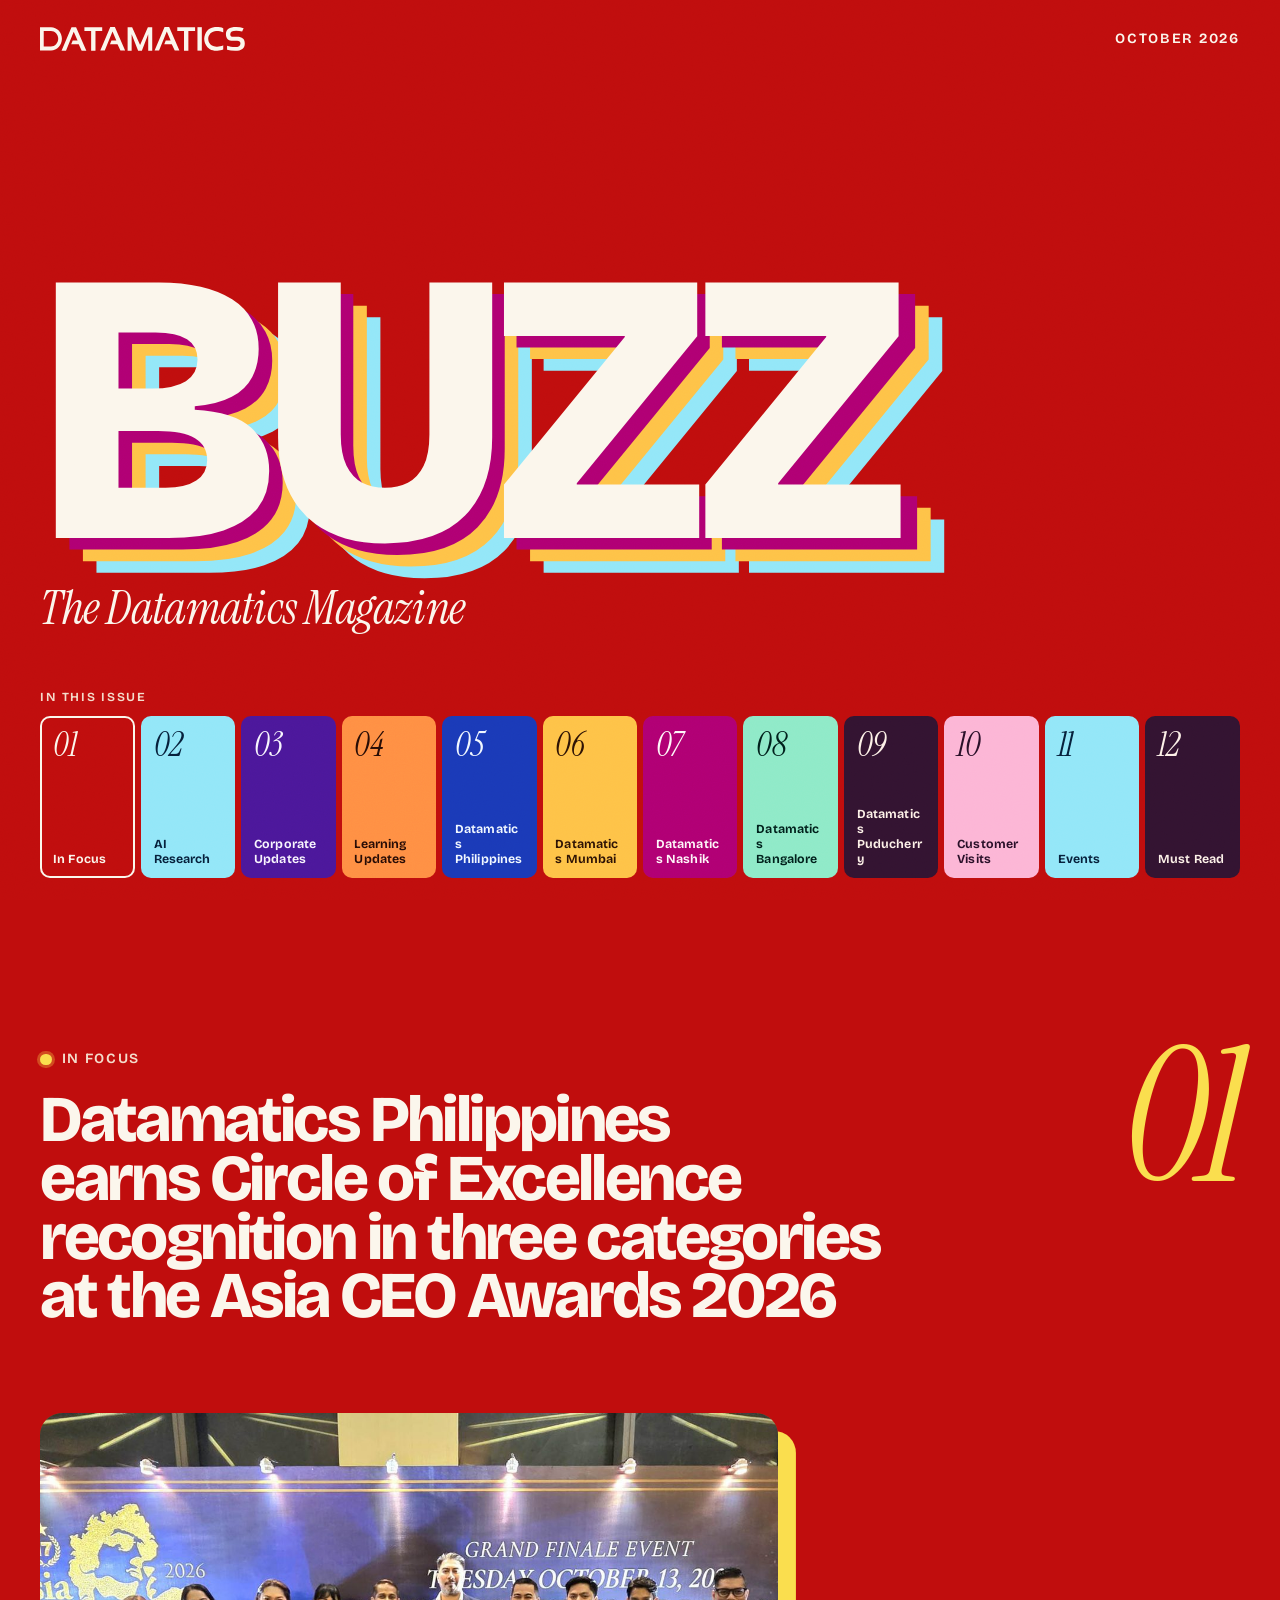
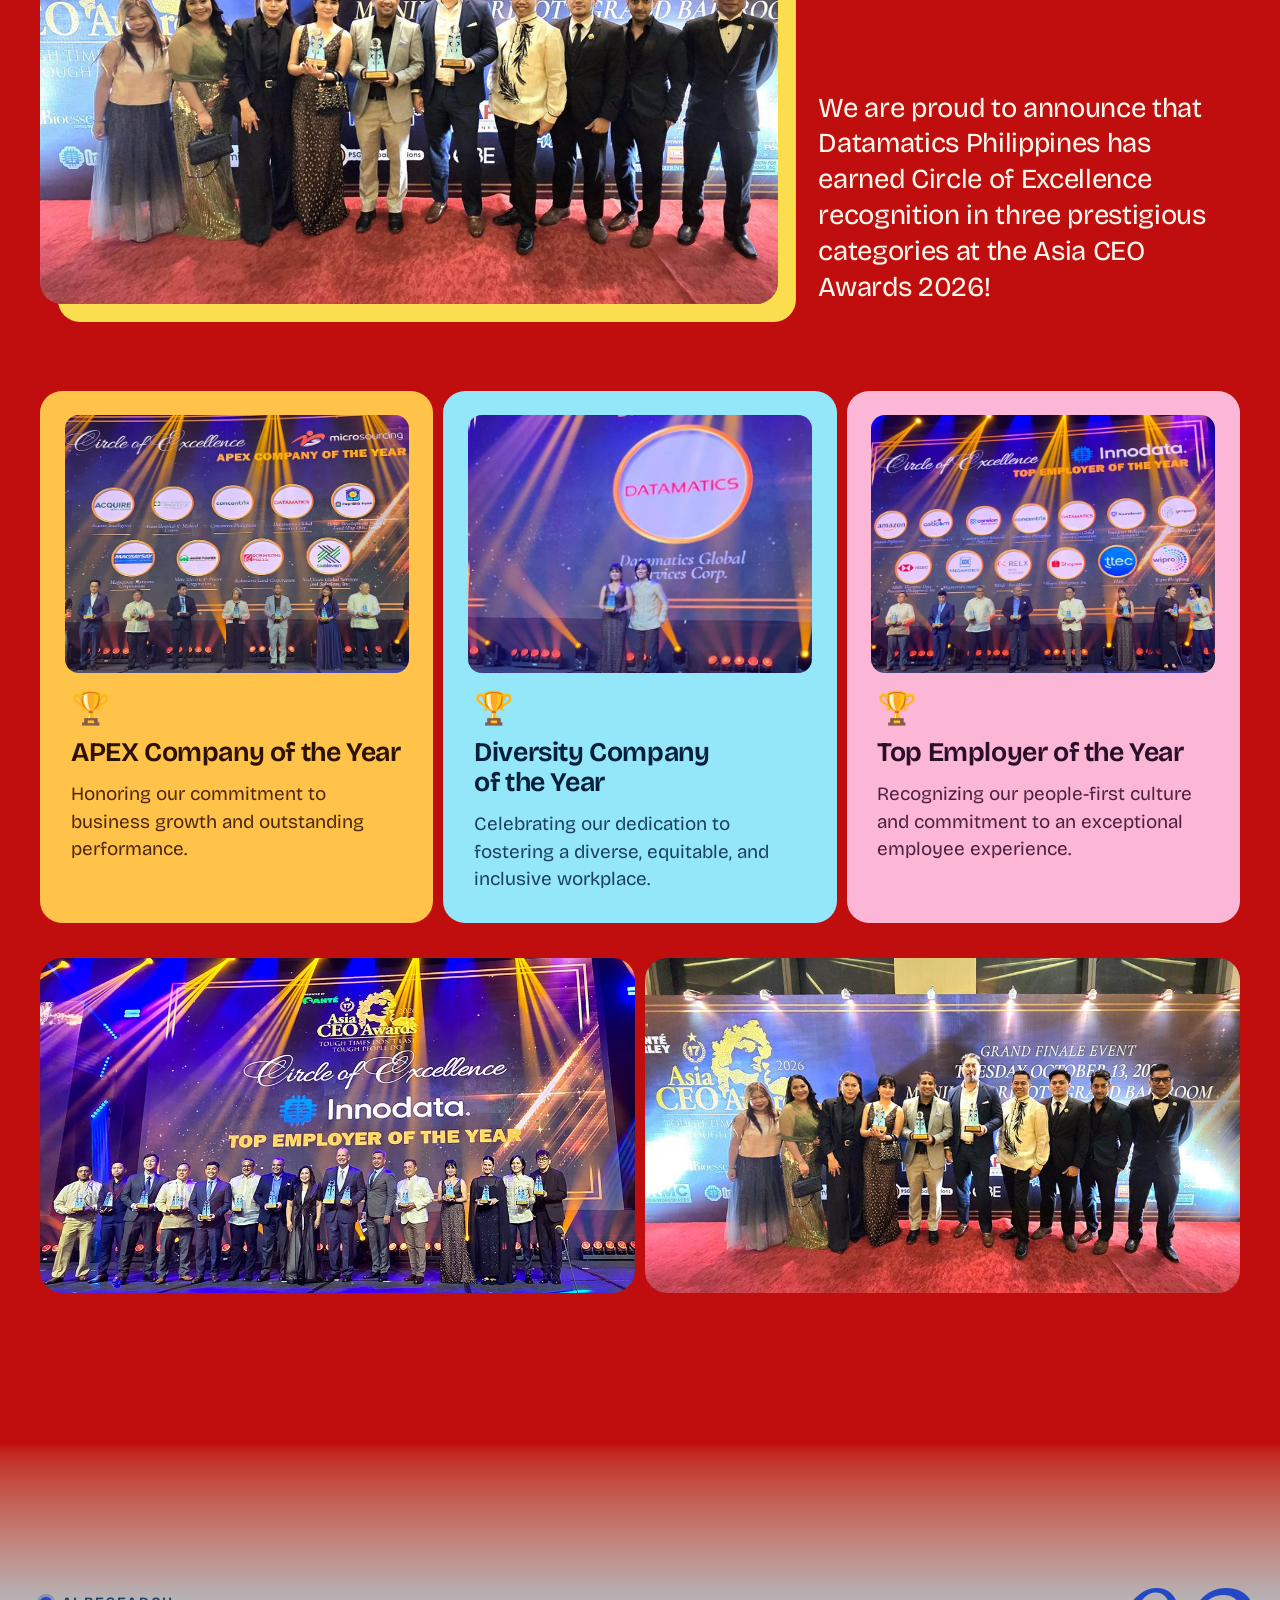
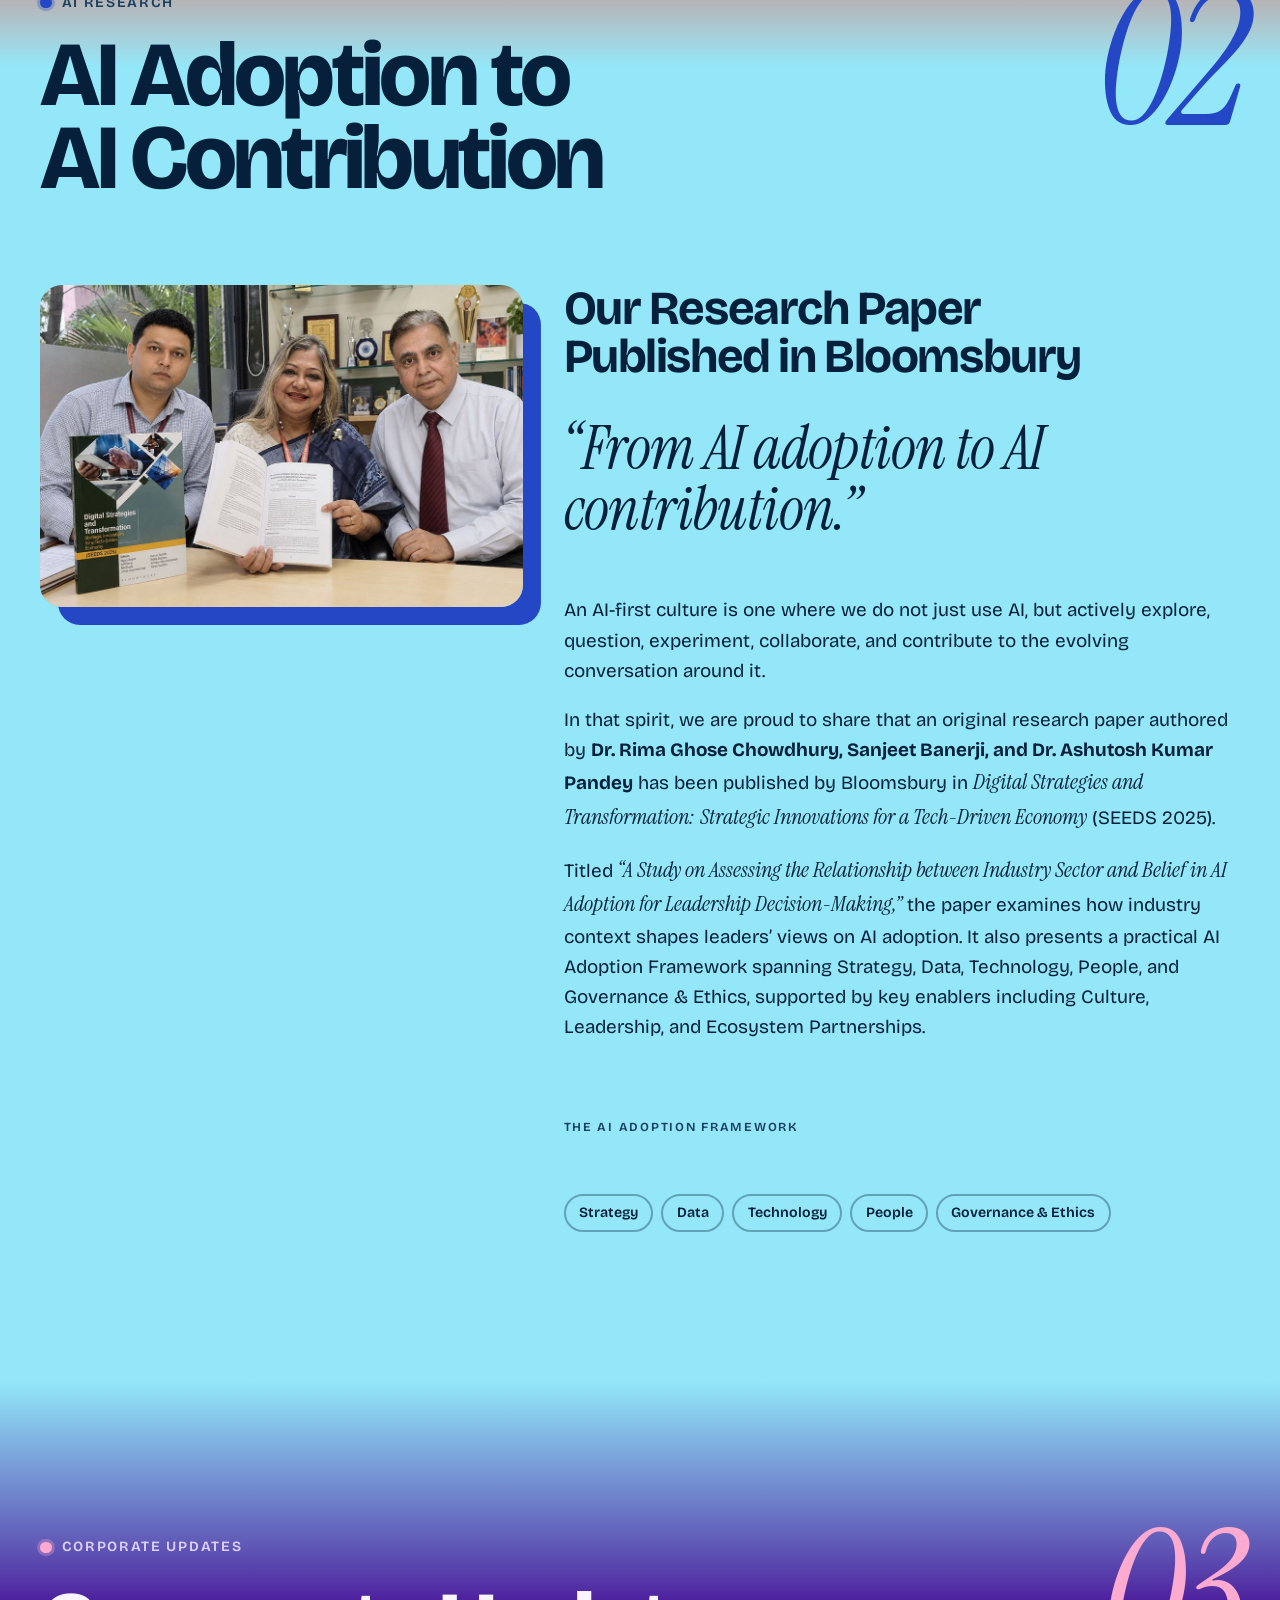
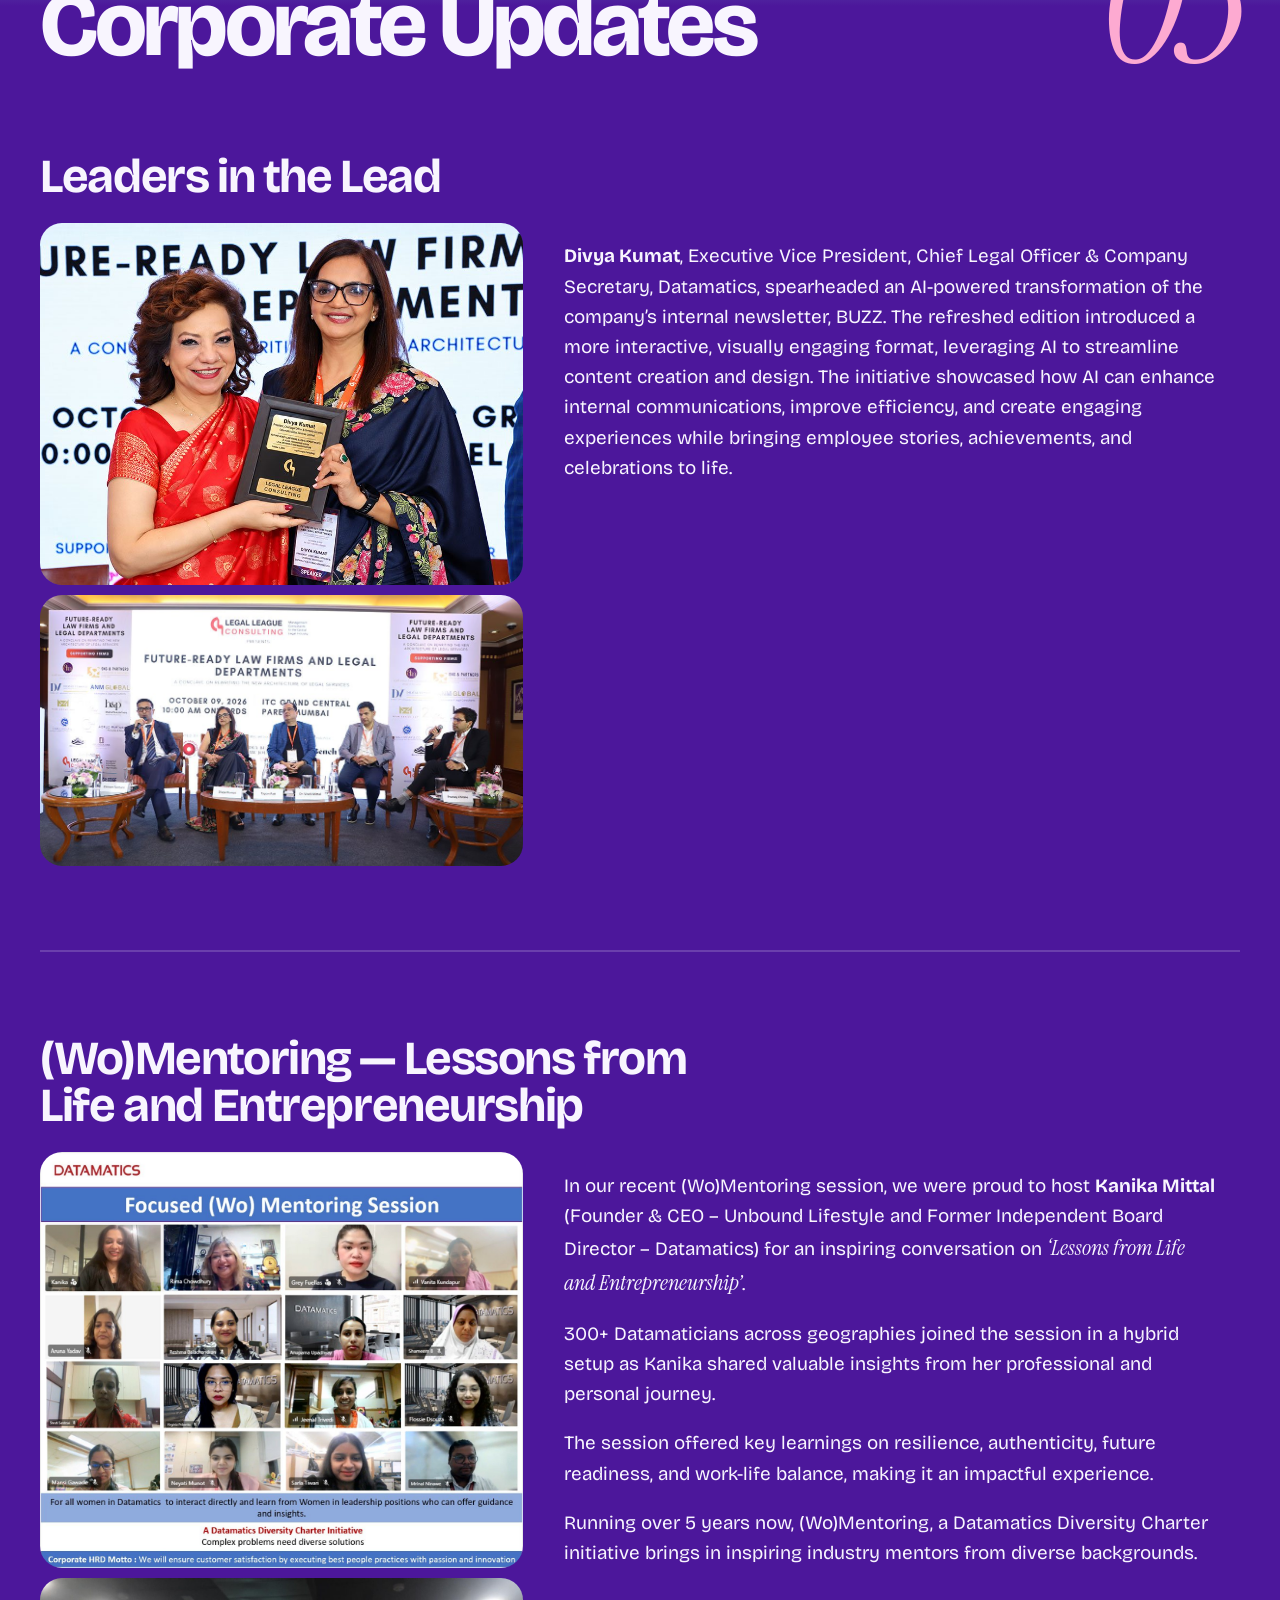
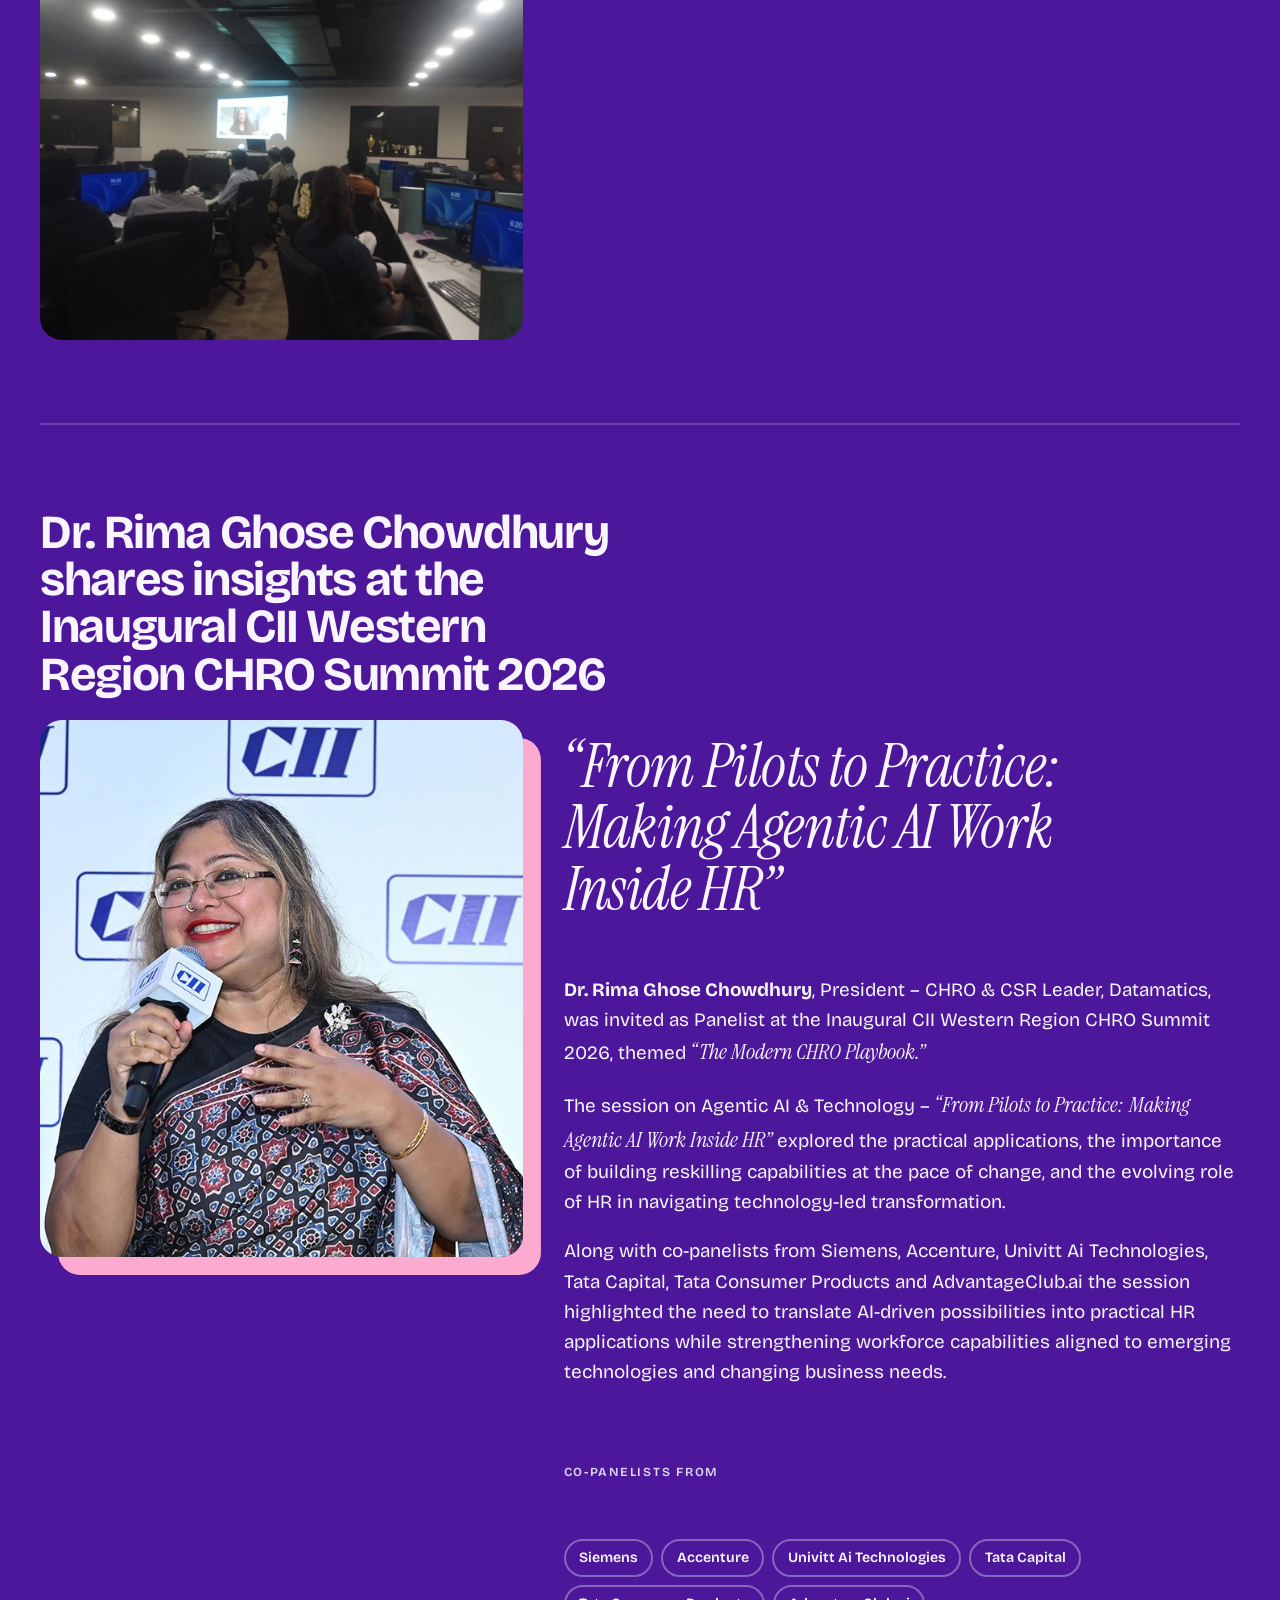
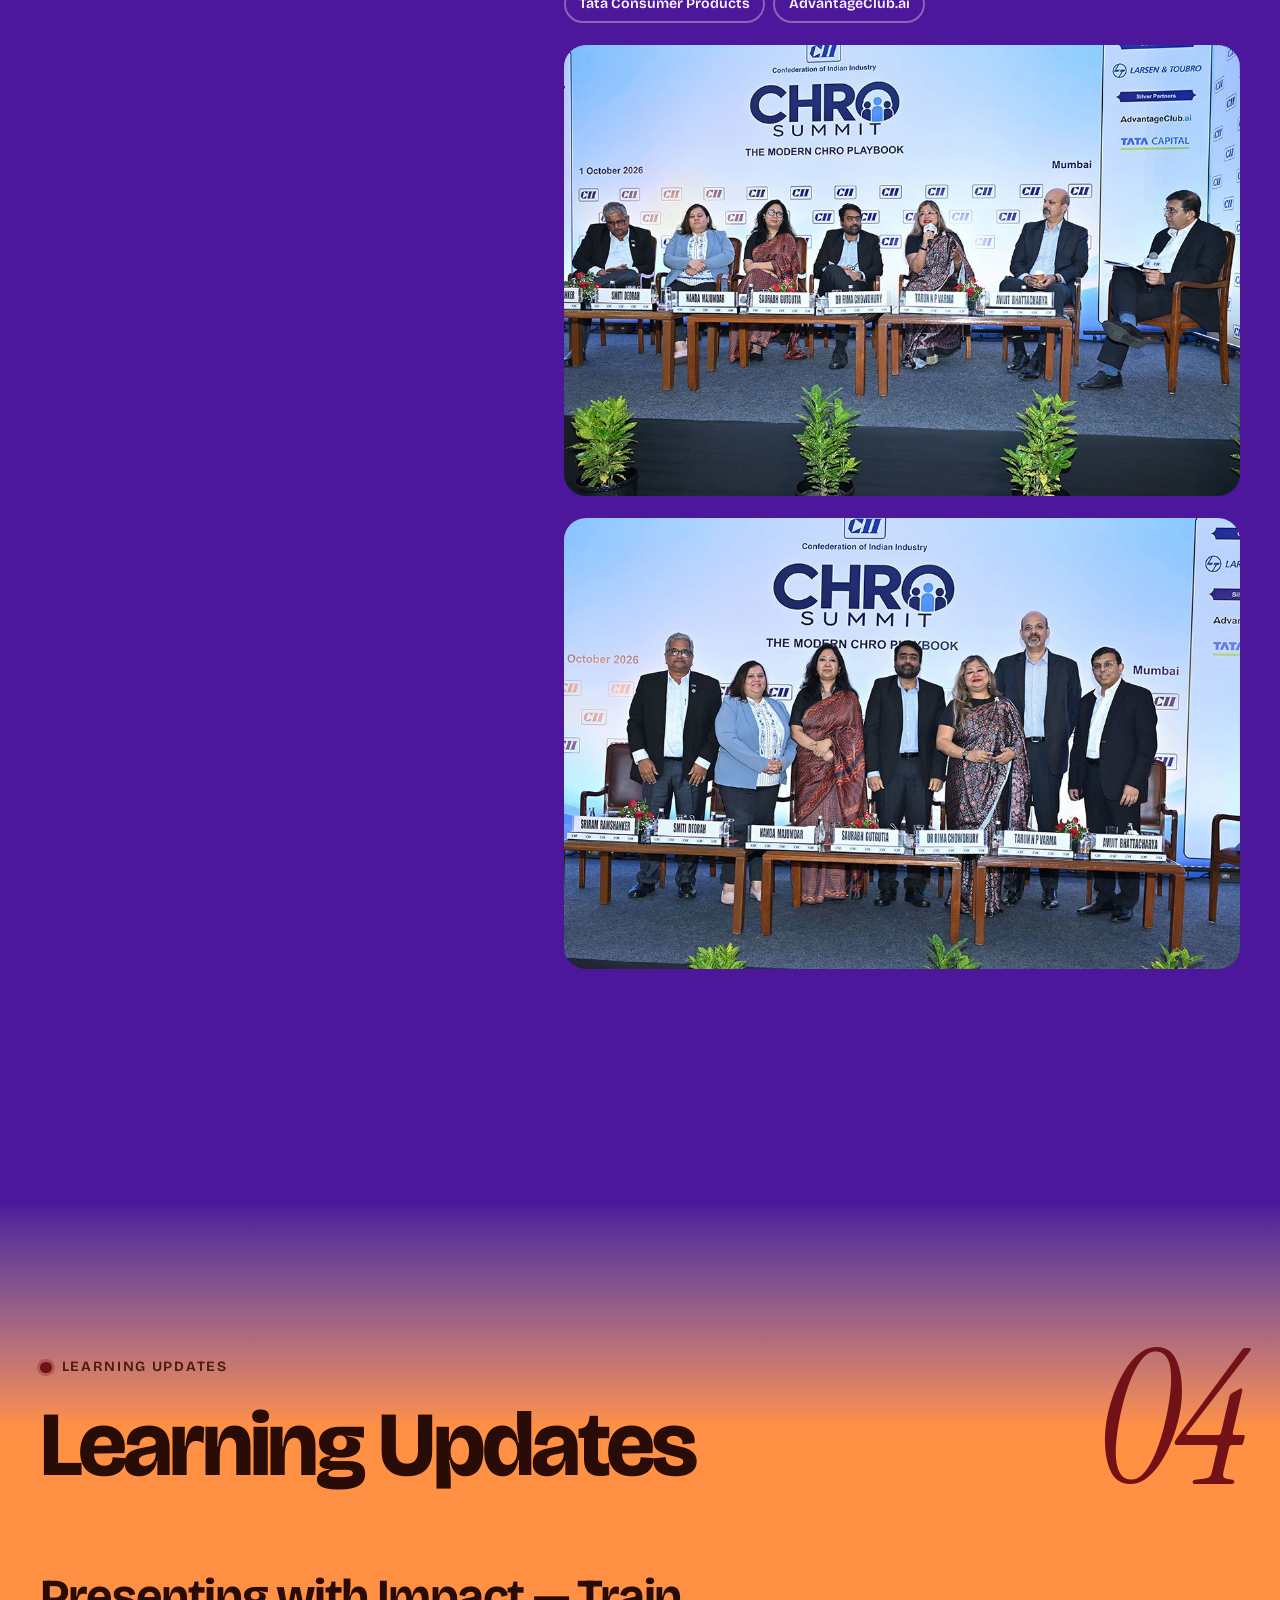
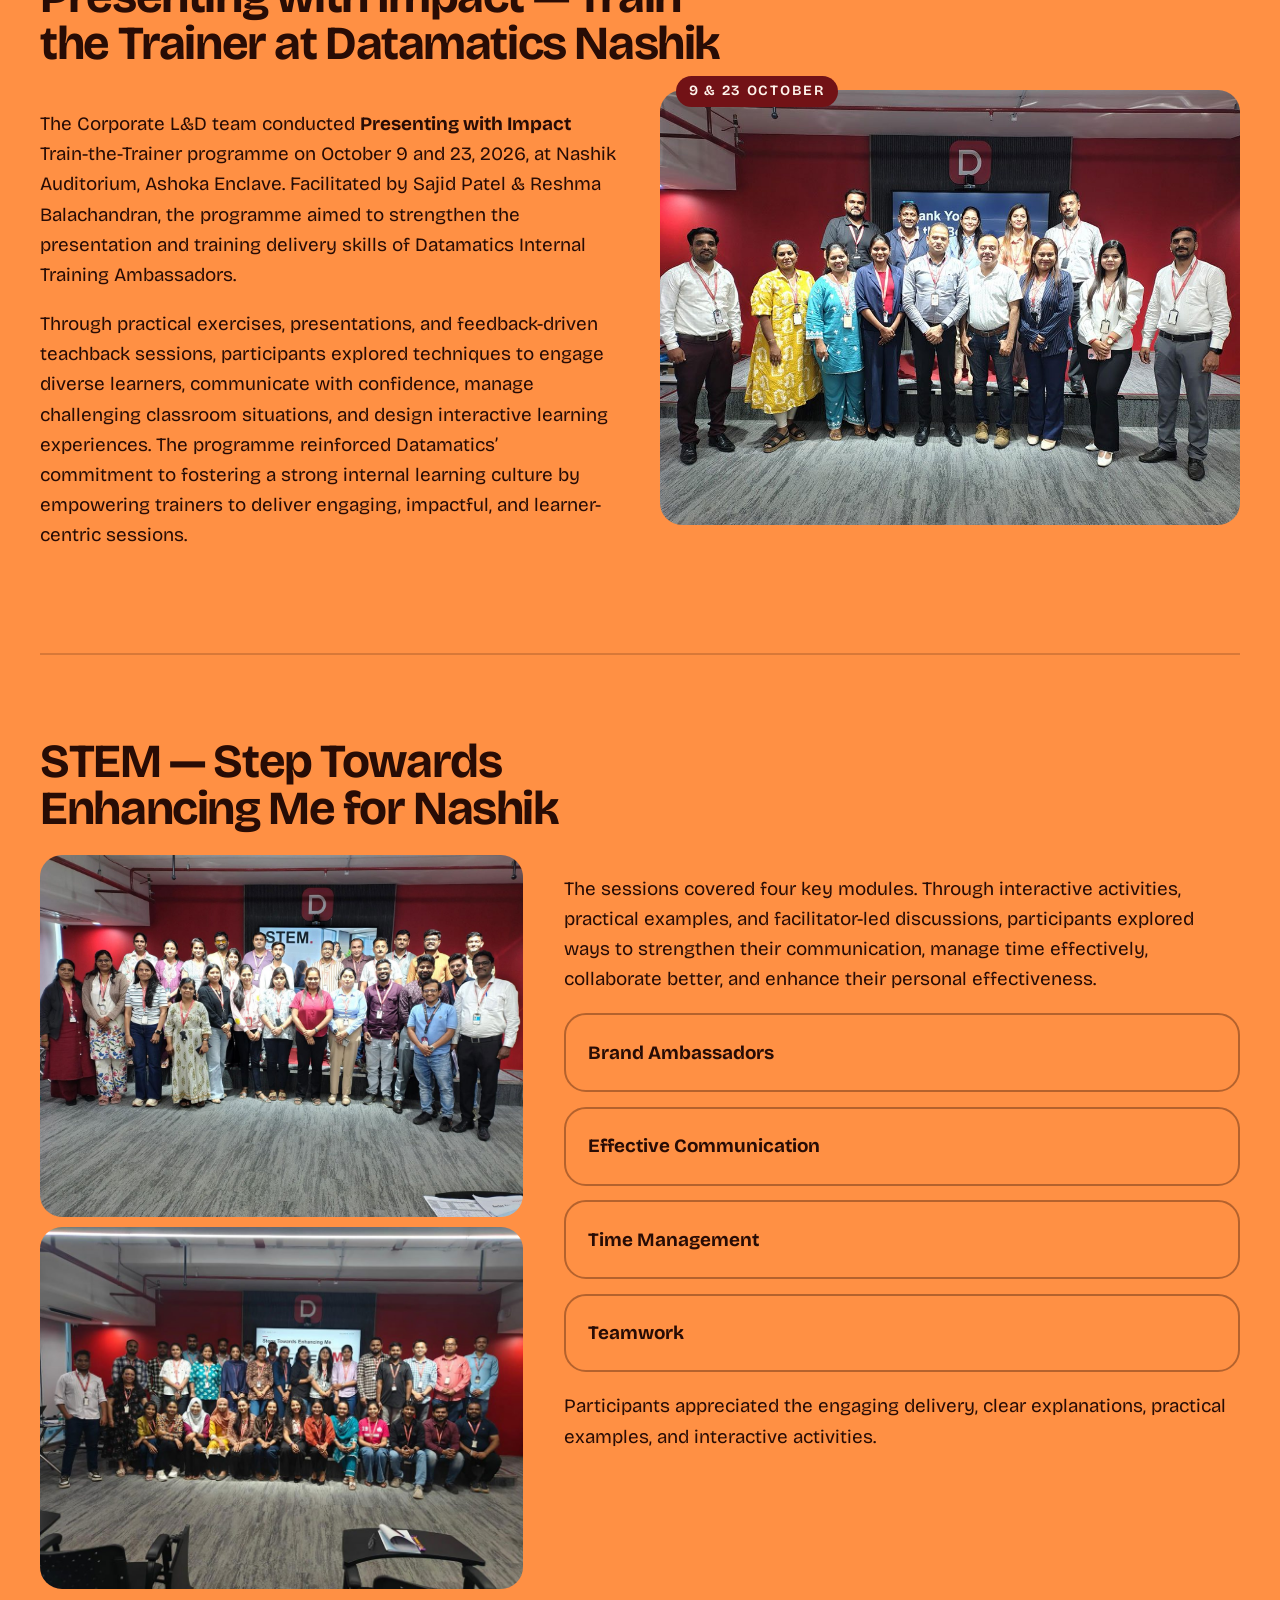
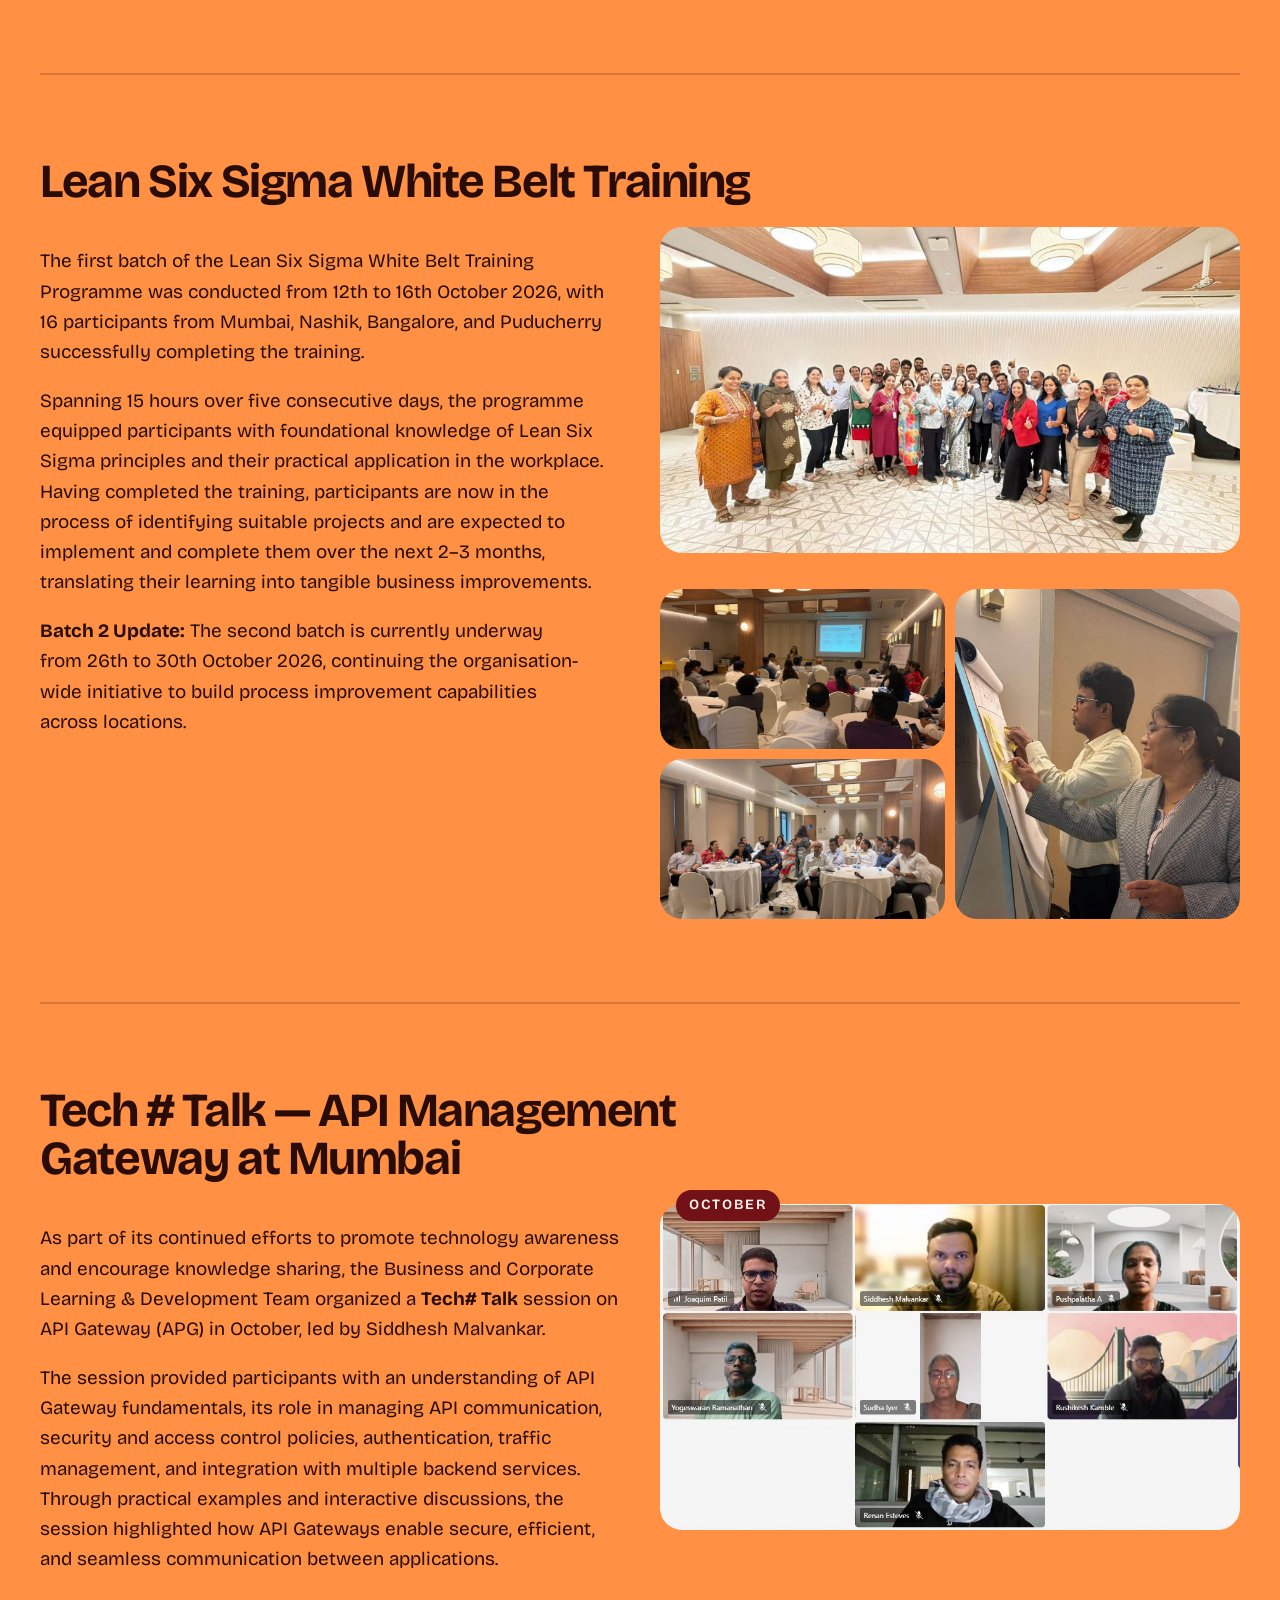
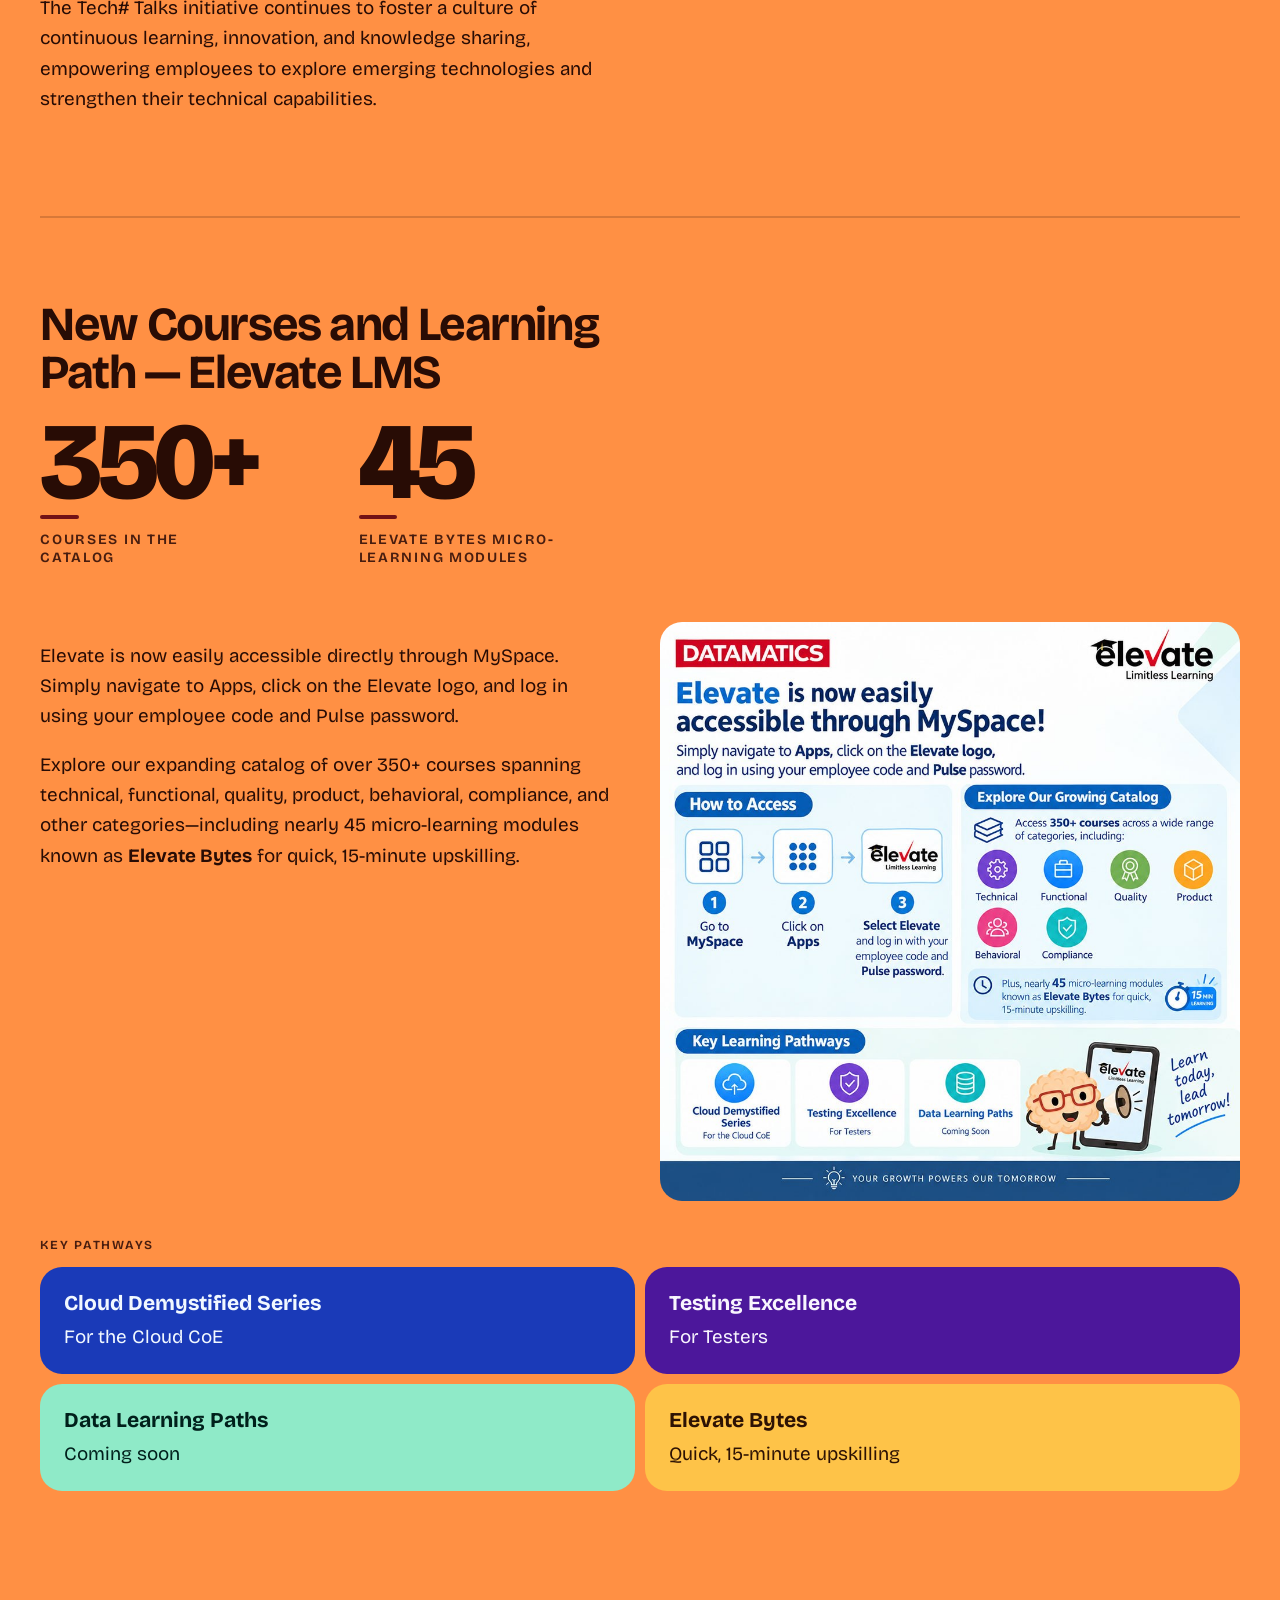
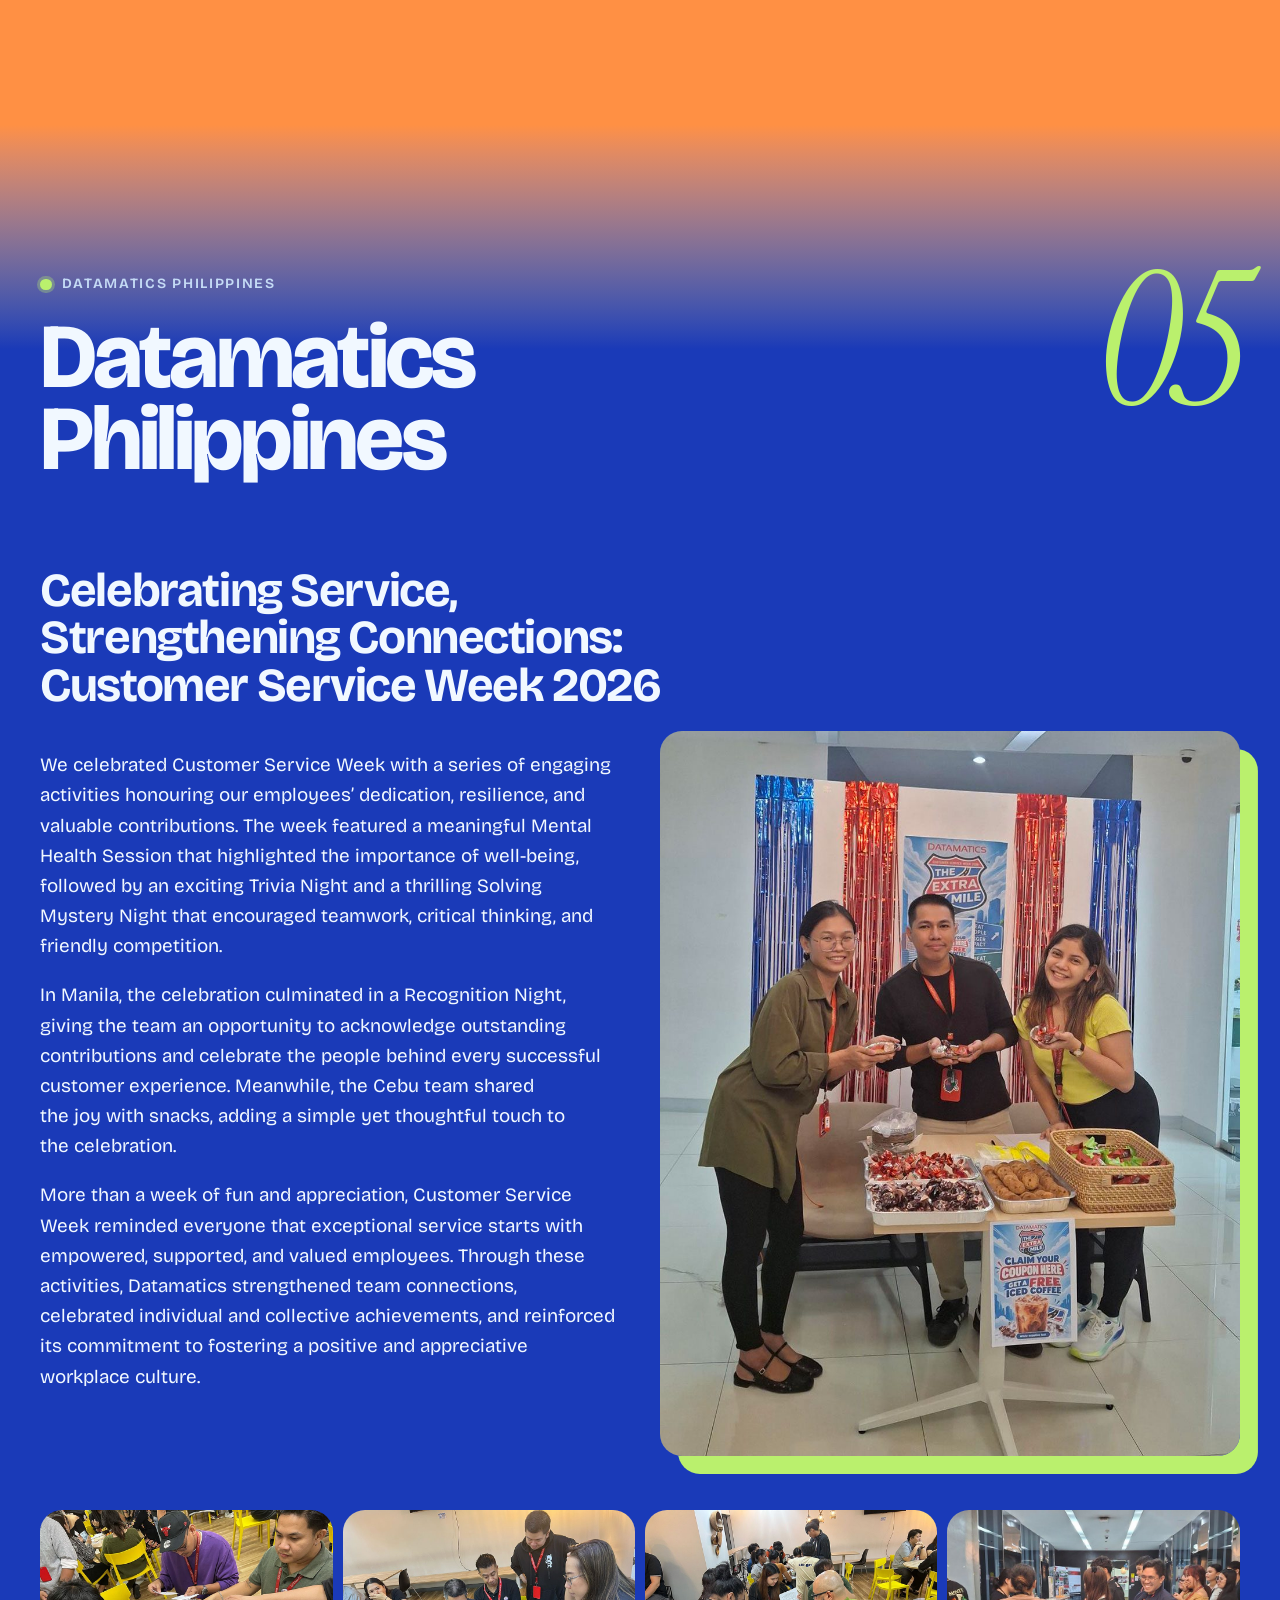
<file: index.html>
<!doctype html>
<html lang="en">
<head>
<meta charset="UTF-8" />
<meta name="viewport" content="width=device-width, initial-scale=1.0" />
<meta name="description" content="BUZZ October 2026 — the Datamatics magazine. Recognition, learning, celebrations and ideas from across Datamatics." />
<meta name="theme-color" content="#c00d0d" />
<meta name="robots" content="noindex, nofollow" />
<title>BUZZ — October 2026 · Datamatics</title>
<link rel="icon" type="image/svg+xml" href="data:image/svg+xml,%3Csvg xmlns='http://www.w3.org/2000/svg' viewBox='0 0 32 32'%3E%3Crect width='32' height='32' rx='8' fill='%23c00d0d'/%3E%3Crect x='6' y='7' width='4' height='18' rx='2' fill='%23a6e3f2'/%3E%3Crect x='11.5' y='11' width='4' height='14' rx='2' fill='%23ffc94d'/%3E%3Crect x='17' y='5' width='4' height='20' rx='2' fill='%23ff8ec7'/%3E%3Crect x='22.5' y='14' width='4' height='11' rx='2' fill='%23fff6e8'/%3E%3C/svg%3E" />
<link rel="preconnect" href="https://fonts.googleapis.com" />
<link rel="preconnect" href="https://fonts.gstatic.com" crossorigin />
<link rel="stylesheet" href="https://fonts.googleapis.com/css2?family=Bricolage+Grotesque:opsz,wght@12..96,200..800&amp;family=Instrument+Serif:ital@1&amp;display=swap" />
<link rel="stylesheet" href="assets/styles.css" />
</head>
<body>
<a class="skip-link" href="#focus">Skip to the first story</a>
<header class="masthead" id="top" data-chroma="brand"><div class="page masthead-inner"><div class="masthead-bar"><svg class="masthead-mark" viewBox="0 0 524.7 60.98" role="img" aria-label="Datamatics"><path d="M28.05.43c7.72,0,14.74,3.37,19.83,8.81,5.07,5.41,8.22,12.88,8.22,21.07h0c0,8.2-3.15,15.67-8.22,21.08-5.09,5.43-12.11,8.81-19.83,8.81H0V.43h28.05ZM28.05,10.42H9.49v39.8h18.57c5.09,0,9.73-2.23,13.08-5.82,3.39-3.61,5.48-8.59,5.48-14.08h0c0-5.49-2.09-10.47-5.48-14.08-3.35-3.58-7.99-5.81-13.08-5.81Z"></path><polygon points="159.36 .47 159.36 10.14 142.13 10.14 142.13 60.57 130.99 60.57 130.99 10.14 113.77 10.14 113.77 .47 159.36 .47"></polygon><polygon points="397.37 .47 397.37 10.14 380.15 10.14 380.15 60.57 368.99 60.57 368.99 10.14 351.76 10.14 351.76 .47 397.37 .47"></polygon><rect x="403.47" y=".47" width="11.15" height="60.1"></rect><path d="M469.21,57.89c-2.21.84-4.55,1.49-7.02,1.97-2.46.48-5.05.78-7.77.89h0c-.44.02-.89.03-1.35.05-.48,0-.95,0-1.37,0-1.49,0-3.15-.07-4.8-.25-1.43-.15-2.86-.37-4.12-.68h0c-2.62-.64-5.1-1.68-7.39-3.04-2.33-1.38-4.47-3.11-6.35-5.11-2.61-2.8-4.72-6.12-6.16-9.81-1.39-3.55-2.15-7.44-2.15-11.5h0c0-4.06.76-7.95,2.15-11.5,1.44-3.68,3.55-7.01,6.16-9.8,1.59-1.71,3.38-3.21,5.31-4.47,1.91-1.25,3.97-2.26,6.13-3.01h0c1.6-.55,3.39-.95,5.2-1.21,2.04-.3,4.12-.44,6.03-.44h0s.9,0,.9,0h.01c3.07.05,6,.31,8.77.79,2.77.48,5.38,1.19,7.84,2.12l.27.1v10.83l-.57-.25c-2.51-1.09-5.14-1.91-7.88-2.45-2.73-.55-5.57-.82-8.51-.82h-.61s-.74.02-.74.02c-2.3.06-5.15.75-7.8,1.83-2.59,1.05-4.98,2.44-6.51,3.94-.15.15-.31.31-.46.46h0c-.13.14-.28.3-.43.48-1.57,1.78-2.84,3.87-3.7,6.18-.83,2.21-1.29,4.64-1.29,7.18h0c0,2.64.5,5.15,1.38,7.44.93,2.39,2.29,4.54,3.97,6.33.46.5.96.97,1.48,1.42.52.45,1.07.86,1.63,1.24h0c1.37.94,3.6,1.99,6.23,2.72,2.1.58,4.45.95,6.81.89h.65l.67-.02c2.69-.08,5.29-.38,7.8-.92,2.51-.55,4.94-1.32,7.28-2.33l.57-.25v10.83l-.27.1Z"></path><polygon points="224.49 60.57 224.49 .47 236.04 .47 256.43 46.06 276.4 .47 287.53 .47 287.53 60.57 277.23 60.57 277.23 18.7 260.93 60.57 251.42 60.57 234.79 18.7 234.79 60.57 224.49 60.57"></polygon><path d="M505.08,25.26h-10.26c-4.87,0-7.31-2.24-7.31-6.73,0-5.88,5.05-8.82,15.13-8.82,5.33,0,10.43.72,15.32,2.12l3.76-8.86c-6.01-1.96-12.37-2.93-19.08-2.93-17.51,0-26.26,6.17-26.26,18.49,0,11.21,6.15,16.81,18.44,16.81h10.26c5.65,0,8.49,2.24,8.49,6.73,0,6.15-4.62,9.23-13.82,9.23-7.59,0-14.41-1.11-20.43-3.35v10.08c6.03,1.97,12.84,2.94,20.43,2.94,16.64,0,24.96-6.3,24.96-18.9,0-11.22-6.54-16.82-19.62-16.82Z"></path><polygon points="92.45 .47 80.67 .47 55.15 60.57 66.58 60.57 86.38 11.95 96.22 34.51 83.73 34.51 79.91 44.18 99.16 44.18 106.73 60.57 118.7 60.57 92.45 .47"></polygon><polygon points="191.82 .28 180.04 .27 154.52 60.37 165.95 60.37 185.75 11.76 195.59 34.32 183.1 34.32 179.28 43.99 198.53 43.99 206.09 60.37 218.07 60.37 191.82 .28"></polygon><polygon points="330.92 .28 319.14 .27 293.61 60.37 305.05 60.37 324.84 11.76 334.69 34.32 322.19 34.32 318.37 43.99 337.62 43.99 345.19 60.37 357.17 60.37 330.92 .28"></polygon></svg><p class="masthead-issue t-meta">October 2026</p></div><h1 class="masthead-word"><span class="visually-hidden">BUZZ October 2026</span><span class="mw-layer mw-layer-1" style="color:var(--f-philippines)" aria-hidden="true">BUZZ</span><span class="mw-layer mw-layer-2" style="color:var(--f-corporate)" aria-hidden="true">BUZZ</span><span class="mw-layer mw-layer-3" style="color:var(--f-press)" aria-hidden="true">BUZZ</span><span class="mw-main" aria-hidden="true"><span class="mw-letter">B</span><span class="mw-letter">U</span><span class="mw-letter">Z</span><span class="mw-letter">Z</span></span></h1><p class="masthead-strap t-serif">The Datamatics Magazine</p><nav class="spectrum" aria-label="In this issue"><p class="spectrum-label t-micro">In this issue</p><ol class="spectrum-list"><li class="spectrum-tile" data-chroma="focus"><a href="#focus" class="spectrum-link"><span class="spectrum-num t-serif">01</span><span class="spectrum-name">In Focus</span></a></li><li class="spectrum-tile" data-chroma="press"><a href="#research" class="spectrum-link"><span class="spectrum-num t-serif">02</span><span class="spectrum-name">AI Research</span></a></li><li class="spectrum-tile" data-chroma="analyst"><a href="#corporate" class="spectrum-link"><span class="spectrum-num t-serif">03</span><span class="spectrum-name">Corporate Updates</span></a></li><li class="spectrum-tile" data-chroma="leaders"><a href="#learning" class="spectrum-link"><span class="spectrum-num t-serif">04</span><span class="spectrum-name">Learning Updates</span></a></li><li class="spectrum-tile" data-chroma="learning"><a href="#philippines" class="spectrum-link"><span class="spectrum-num t-serif">05</span><span class="spectrum-name">Datamatics Philippines</span></a></li><li class="spectrum-tile" data-chroma="corporate"><a href="#mumbai" class="spectrum-link"><span class="spectrum-num t-serif">06</span><span class="spectrum-name">Datamatics Mumbai</span></a></li><li class="spectrum-tile" data-chroma="philippines"><a href="#nashik" class="spectrum-link"><span class="spectrum-num t-serif">07</span><span class="spectrum-name">Datamatics Nashik</span></a></li><li class="spectrum-tile" data-chroma="thoughtcast"><a href="#bangalore" class="spectrum-link"><span class="spectrum-num t-serif">08</span><span class="spectrum-name">Datamatics Bangalore</span></a></li><li class="spectrum-tile" data-chroma="mustread"><a href="#puducherry" class="spectrum-link"><span class="spectrum-num t-serif">09</span><span class="spectrum-name">Datamatics Puducherry</span></a></li><li class="spectrum-tile" data-chroma="quiz"><a href="#visits" class="spectrum-link"><span class="spectrum-num t-serif">10</span><span class="spectrum-name">Customer Visits</span></a></li><li class="spectrum-tile" data-chroma="press"><a href="#events" class="spectrum-link"><span class="spectrum-num t-serif">11</span><span class="spectrum-name">Events</span></a></li><li class="spectrum-tile" data-chroma="mustread"><a href="#mustread" class="spectrum-link"><span class="spectrum-num t-serif">12</span><span class="spectrum-name">Must Read</span></a></li></ol></nav></div></header>
<nav class="rail" aria-label="Chapters"><ol class="rail-list"><li class="rail-stop" data-chroma="focus"><a href="#focus" class="rail-link"><span class="rail-swatch" aria-hidden="true"></span><span class="rail-label"><span class="rail-num" aria-hidden="true">01</span>In Focus</span></a></li><li class="rail-stop" data-chroma="press"><a href="#research" class="rail-link"><span class="rail-swatch" aria-hidden="true"></span><span class="rail-label"><span class="rail-num" aria-hidden="true">02</span>AI Research</span></a></li><li class="rail-stop" data-chroma="analyst"><a href="#corporate" class="rail-link"><span class="rail-swatch" aria-hidden="true"></span><span class="rail-label"><span class="rail-num" aria-hidden="true">03</span>Corporate Updates</span></a></li><li class="rail-stop" data-chroma="leaders"><a href="#learning" class="rail-link"><span class="rail-swatch" aria-hidden="true"></span><span class="rail-label"><span class="rail-num" aria-hidden="true">04</span>Learning Updates</span></a></li><li class="rail-stop" data-chroma="learning"><a href="#philippines" class="rail-link"><span class="rail-swatch" aria-hidden="true"></span><span class="rail-label"><span class="rail-num" aria-hidden="true">05</span>Datamatics Philippines</span></a></li><li class="rail-stop" data-chroma="corporate"><a href="#mumbai" class="rail-link"><span class="rail-swatch" aria-hidden="true"></span><span class="rail-label"><span class="rail-num" aria-hidden="true">06</span>Datamatics Mumbai</span></a></li><li class="rail-stop" data-chroma="philippines"><a href="#nashik" class="rail-link"><span class="rail-swatch" aria-hidden="true"></span><span class="rail-label"><span class="rail-num" aria-hidden="true">07</span>Datamatics Nashik</span></a></li><li class="rail-stop" data-chroma="thoughtcast"><a href="#bangalore" class="rail-link"><span class="rail-swatch" aria-hidden="true"></span><span class="rail-label"><span class="rail-num" aria-hidden="true">08</span>Datamatics Bangalore</span></a></li><li class="rail-stop" data-chroma="mustread"><a href="#puducherry" class="rail-link"><span class="rail-swatch" aria-hidden="true"></span><span class="rail-label"><span class="rail-num" aria-hidden="true">09</span>Datamatics Puducherry</span></a></li><li class="rail-stop" data-chroma="quiz"><a href="#visits" class="rail-link"><span class="rail-swatch" aria-hidden="true"></span><span class="rail-label"><span class="rail-num" aria-hidden="true">10</span>Customer Visits</span></a></li><li class="rail-stop" data-chroma="press"><a href="#events" class="rail-link"><span class="rail-swatch" aria-hidden="true"></span><span class="rail-label"><span class="rail-num" aria-hidden="true">11</span>Events</span></a></li><li class="rail-stop" data-chroma="mustread"><a href="#mustread" class="rail-link"><span class="rail-swatch" aria-hidden="true"></span><span class="rail-label"><span class="rail-num" aria-hidden="true">12</span>Must Read</span></a></li></ol></nav>
<main id="main">
<section id="focus" aria-labelledby="focus-title" data-chroma="focus" class="chapter focus" style="--prev-field:var(--f-brand)"><div class="chapter-bleed" aria-hidden="true"></div><div class="page"><header class="chapter-head"><span class="chapter-numeral t-numeral" aria-hidden="true">01</span><p class="chapter-kicker t-meta"><span class="chapter-kicker-dot" aria-hidden="true"></span><span class="visually-hidden">Chapter 1 of 12: </span>In Focus</p><h2 id="focus-title" class="chapter-title t-h2">Datamatics Philippines earns Circle of Excellence recognition in three categories at the Asia CEO Awards 2026</h2></header>
<div class="focus-body reveal"><figure class="photo photo-offset focus-photo"><div class="photo-frame"><img src="assets/img/asia-ceo/hero.jpg" width="1600" height="832" alt="The Datamatics Philippines team holds their trophies on the red carpet at the Asia CEO Awards 2026 Grand Finale." loading="lazy" decoding="async" style="object-position:50% 50%"></div></figure><p class="focus-lede t-lede">We are proud to announce that Datamatics Philippines has earned Circle of Excellence recognition in three prestigious categories at the Asia CEO Awards 2026!</p></div>
<ul class="awards">
<li class="award reveal" data-chroma="corporate"><figure class="photo award-photo"><div class="photo-frame"><img src="assets/img/asia-ceo/apex.jpg" width="1000" height="589" alt="Circle of Excellence honorees for APEX Company of the Year on stage, with the Datamatics logo among the recognised companies on screen." loading="lazy" decoding="async" style="object-position:50% 50%"></div></figure><span class="award-icon" aria-hidden="true">🏆</span><h3 class="award-name t-h4">APEX Company of the Year</h3><p class="award-text">Honoring our commitment to business growth and outstanding performance.</p></li>
<li class="award reveal" data-chroma="press"><figure class="photo award-photo"><div class="photo-frame"><img src="assets/img/asia-ceo/diversity.jpg" width="700" height="854" alt="Two Datamatics representatives on stage beneath the Circle of Excellence Diversity Company screen showing the Datamatics logo." loading="lazy" decoding="async" style="object-position:50% 62%"></div></figure><span class="award-icon" aria-hidden="true">🏆</span><h3 class="award-name t-h4">Diversity Company of the Year</h3><p class="award-text">Celebrating our dedication to fostering a diverse, equitable, and inclusive workplace.</p></li>
<li class="award reveal" data-chroma="quiz"><figure class="photo award-photo"><div class="photo-frame"><img src="assets/img/asia-ceo/top-employer.jpg" width="1000" height="669" alt="Circle of Excellence honorees for Top Employer of the Year on stage, with the Datamatics logo among the recognised companies on screen." loading="lazy" decoding="async" style="object-position:50% 50%"></div></figure><span class="award-icon" aria-hidden="true">🏆</span><h3 class="award-name t-h4">Top Employer of the Year</h3><p class="award-text">Recognizing our people-first culture and commitment to an exceptional employee experience.</p></li>
</ul>
<div class="award-gallery reveal"><figure class="photo "><div class="photo-frame"><img src="assets/img/asia-ceo/top-employer-stage.jpg" width="1000" height="585" alt="Top Employer of the Year honorees, including the Datamatics team, line up on stage with their trophies." loading="lazy" decoding="async" style="object-position:50% 50%"></div></figure><figure class="photo "><div class="photo-frame"><img src="assets/img/asia-ceo/team-red-carpet.jpg" width="1000" height="520" alt="The Datamatics Philippines team poses with their trophies in front of the Asia CEO Awards 2026 backdrop." loading="lazy" decoding="async" style="object-position:50% 50%"></div></figure></div></div></section><section id="research" aria-labelledby="research-title" data-chroma="press" class="chapter " style="--prev-field:var(--f-focus)"><div class="chapter-bleed" aria-hidden="true"></div><div class="page"><header class="chapter-head"><span class="chapter-numeral t-numeral" aria-hidden="true">02</span><p class="chapter-kicker t-meta"><span class="chapter-kicker-dot" aria-hidden="true"></span><span class="visually-hidden">Chapter 2 of 12: </span>AI Research</p><h2 id="research-title" class="chapter-title t-h2">AI Adoption to AI Contribution</h2></header>
<div class="leaders-spread reveal"><figure class="photo photo-offset leaders-portrait research-photo"><div class="photo-frame"><img src="assets/img/research/bloomsbury-authors.jpg" width="1000" height="667" alt="The paper’s authors seated at a table with the Bloomsbury book Digital Strategies and Transformation (SEEDS 2025), one copy open to their research paper." loading="lazy" decoding="async" style="object-position:50% 50%"></div></figure>
<div class="leaders-text"><h3 class="t-h3 story-title">Our Research Paper Published in Bloomsbury</h3>
<p class="leaders-quote t-serif" aria-hidden="true">“From AI adoption to AI contribution.”</p>
<div class="copy flow t-body"><p>An AI-first culture is one where we do not just use AI, but actively explore, question, experiment, collaborate, and contribute to the evolving conversation around it.</p><p>In that spirit, we are proud to share that an original research paper authored by <strong>Dr. Rima Ghose Chowdhury, Sanjeet Banerji, and Dr. Ashutosh Kumar Pandey</strong> has been published by Bloomsbury in <em>Digital Strategies and Transformation: Strategic Innovations for a Tech-Driven Economy</em> (SEEDS 2025).</p><p>Titled <em>“A Study on Assessing the Relationship between Industry Sector and Belief in AI Adoption for Leadership Decision-Making,”</em> the paper examines how industry context shapes leaders’ views on AI adoption. It also presents a practical AI Adoption Framework spanning Strategy, Data, Technology, People, and Governance &amp; Ethics, supported by key enablers including Culture, Leadership, and Ecosystem Partnerships.</p></div>
<p class="learn-list-label t-micro">The AI Adoption Framework</p>
<ul class="panel-list"><li>Strategy</li><li>Data</li><li>Technology</li><li>People</li><li>Governance &amp; Ethics</li></ul>
</div></div></div></section><section id="corporate" aria-labelledby="corporate-title" data-chroma="analyst" class="chapter " style="--prev-field:var(--f-press)"><div class="chapter-bleed" aria-hidden="true"></div><div class="page"><header class="chapter-head"><span class="chapter-numeral t-numeral" aria-hidden="true">03</span><p class="chapter-kicker t-meta"><span class="chapter-kicker-dot" aria-hidden="true"></span><span class="visually-hidden">Chapter 3 of 12: </span>Corporate Updates</p><h2 id="corporate-title" class="chapter-title t-h2">Corporate Updates</h2></header><article class="story reveal" aria-labelledby="corp-leaders"><h3 id="corp-leaders" class="t-h3 story-title">Leaders in the Lead</h3><div class="learn-ms"><div class="photo-stack"><figure class="photo learn-ms-photo"><div class="photo-frame"><img src="assets/img/leaders/divya-felicitation.jpg" width="1000" height="667" alt="Divya Kumat receives a plaque from Legal League Consulting at the Future-Ready Law Firms and Legal Departments conclave." loading="lazy" decoding="async" style="object-position:50% 35%"></div></figure><figure class="photo photo-wide"><div class="photo-frame"><img src="assets/img/leaders/divya-panel.jpg" width="1000" height="667" alt="Divya Kumat seated on the panel at the Future-Ready Law Firms and Legal Departments conclave at ITC Grand Central, Mumbai." loading="lazy" decoding="async" style="object-position:50% 50%"></div></figure></div><div class="copy flow t-body"><p><strong>Divya Kumat</strong>, Executive Vice President, Chief Legal Officer &amp; Company Secretary, Datamatics, spearheaded an AI-powered transformation of the company’s internal newsletter, BUZZ. The refreshed edition introduced a more interactive, visually engaging format, leveraging AI to streamline content creation and design. The initiative showcased how AI can enhance internal communications, improve efficiency, and create engaging experiences while bringing employee stories, achievements, and celebrations to life.</p></div></div></article><article class="story reveal" aria-labelledby="corp-womentoring"><h3 id="corp-womentoring" class="t-h3 story-title">(Wo)Mentoring — Lessons from Life and Entrepreneurship</h3><div class="learn-ms"><div class="photo-stack"><figure class="photo photo-natural"><div class="photo-frame"><img src="assets/img/womentoring/session-grid.jpg" width="1258" height="1084" alt="Focused (Wo)Mentoring Session: a grid of video-call participants including Kanika and Rima Chowdhury, with the note that it is a Datamatics Diversity Charter initiative." loading="lazy" decoding="async" style="object-position:50% 50%"></div></figure><figure class="photo learn-ms-photo"><div class="photo-frame"><img src="assets/img/womentoring/hybrid-room.jpg" width="1400" height="1050" alt="Datamaticians in an office watching Kanika Mittal on a projected video call during the hybrid session." loading="lazy" decoding="async" style="object-position:50% 50%"></div></figure></div><div class="copy flow t-body"><p>In our recent (Wo)Mentoring session, we were proud to host <strong>Kanika Mittal</strong> (Founder &amp; CEO – Unbound Lifestyle and Former Independent Board Director – Datamatics) for an inspiring conversation on <em>‘Lessons from Life and Entrepreneurship’</em>.</p><p>300+ Datamaticians across geographies joined the session in a hybrid setup as Kanika shared valuable insights from her professional and personal journey.</p><p>The session offered key learnings on resilience, authenticity, future readiness, and work-life balance, making it an impactful experience.</p><p>Running over 5 years now, (Wo)Mentoring, a Datamatics Diversity Charter initiative brings in inspiring industry mentors from diverse backgrounds.</p></div></div></article><article class="story reveal" aria-labelledby="corp-cii"><h3 id="corp-cii" class="t-h3 story-title">Dr. Rima Ghose Chowdhury shares insights at the Inaugural CII Western Region CHRO Summit 2026</h3><div class="leaders-spread"><figure class="photo photo-offset leaders-portrait"><div class="photo-frame"><img src="assets/img/cii/cii-rima-speaking.jpg" width="1000" height="667" alt="Dr. Rima Ghose Chowdhury speaks into a CII microphone during the panel at the CII CHRO Summit." loading="lazy" decoding="async" style="object-position:42% 50%"></div></figure><div class="leaders-text"><p class="leaders-quote t-serif" aria-hidden="true">“From Pilots to Practice: Making Agentic AI Work Inside HR”</p><div class="copy flow t-body"><p><strong>Dr. Rima Ghose Chowdhury</strong>, President – CHRO &amp; CSR Leader, Datamatics, was invited as Panelist at the Inaugural CII Western Region CHRO Summit 2026, themed <em>“The Modern CHRO Playbook.”</em></p><p>The session on Agentic AI &amp; Technology – <em>“From Pilots to Practice: Making Agentic AI Work Inside HR”</em> explored the practical applications, the importance of building reskilling capabilities at the pace of change, and the evolving role of HR in navigating technology-led transformation.</p><p>Along with co-panelists from Siemens, Accenture, Univitt Ai Technologies, Tata Capital, Tata Consumer Products and AdvantageClub.ai the session highlighted the need to translate AI-driven possibilities into practical HR applications while strengthening workforce capabilities aligned to emerging technologies and changing business needs.</p></div><p class="learn-list-label t-micro">Co-panelists from</p><ul class="panel-list"><li>Siemens</li><li>Accenture</li><li>Univitt Ai Technologies</li><li>Tata Capital</li><li>Tata Consumer Products</li><li>AdvantageClub.ai</li></ul><figure class="photo leaders-panel"><div class="photo-frame"><img src="assets/img/cii/cii-panel.jpg" width="1000" height="668" alt="Panellists seated on stage at the CII CHRO Summit, themed The Modern CHRO Playbook, in Mumbai, with Dr. Rima Ghose Chowdhury speaking." loading="lazy" decoding="async" style="object-position:50% 50%"></div></figure><figure class="photo leaders-panel"><div class="photo-frame"><img src="assets/img/cii/cii-group.jpg" width="1000" height="667" alt="The panellists, including Dr. Rima Ghose Chowdhury, stand together on stage in front of the CII CHRO Summit backdrop." loading="lazy" decoding="async" style="object-position:50% 50%"></div></figure></div></div></article></div></section><section id="learning" aria-labelledby="learning-title" data-chroma="leaders" class="chapter " style="--prev-field:var(--f-analyst)"><div class="chapter-bleed" aria-hidden="true"></div><div class="page"><header class="chapter-head"><span class="chapter-numeral t-numeral" aria-hidden="true">04</span><p class="chapter-kicker t-meta"><span class="chapter-kicker-dot" aria-hidden="true"></span><span class="visually-hidden">Chapter 4 of 12: </span>Learning Updates</p><h2 id="learning-title" class="chapter-title t-h2">Learning Updates</h2></header><article class="story reveal" aria-labelledby="learn-pwi"><h3 id="learn-pwi" class="t-h3 story-title">Presenting with Impact — Train the Trainer at Datamatics Nashik</h3><div class="learn-tech"><div class="copy flow t-body"><p>The Corporate L&amp;D team conducted <strong>Presenting with Impact</strong> Train-the-Trainer programme on October 9 and 23, 2026, at Nashik Auditorium, Ashoka Enclave. Facilitated by Sajid Patel &amp; Reshma Balachandran, the programme aimed to strengthen the presentation and training delivery skills of Datamatics Internal Training Ambassadors.</p><p>Through practical exercises, presentations, and feedback-driven teachback sessions, participants explored techniques to engage diverse learners, communicate with confidence, manage challenging classroom situations, and design interactive learning experiences. The programme reinforced Datamatics’ commitment to fostering a strong internal learning culture by empowering trainers to deliver engaging, impactful, and learner-centric sessions.</p></div><div class="learn-session"><span class="learn-session-date t-meta" aria-hidden="true">9 &amp; 23 October</span><figure class="photo photo-43"><div class="photo-frame"><img src="assets/img/learning/presenting-with-impact.jpg" width="1000" height="750" alt="Participants and facilitators of the Presenting with Impact Train-the-Trainer programme pose together in front of a Thank You screen at Datamatics Nashik." loading="lazy" decoding="async" style="object-position:50% 50%"></div></figure></div></div></article><article class="story reveal" aria-labelledby="learn-stem"><h3 id="learn-stem" class="t-h3 story-title">STEM — Step Towards Enhancing Me for Nashik</h3><div class="learn-ms"><div class="photo-stack"><figure class="photo learn-ms-photo"><div class="photo-frame"><img src="assets/img/learning/stem-batch-1.jpg" width="1400" height="1050" alt="STEM participants pose together in front of a STEM title screen at Datamatics Nashik." loading="lazy" decoding="async" style="object-position:50% 50%"></div></figure><figure class="photo learn-ms-photo"><div class="photo-frame"><img src="assets/img/learning/stem-batch-2.jpg" width="1000" height="750" alt="Another group of STEM participants seated and standing in front of the Steps Towards Enhancing Me screen at Datamatics Nashik." loading="lazy" decoding="async" style="object-position:50% 50%"></div></figure></div><div><div class="copy flow t-body"><p>The sessions covered four key modules. Through interactive activities, practical examples, and facilitator-led discussions, participants explored ways to strengthen their communication, manage time effectively, collaborate better, and enhance their personal effectiveness.</p></div><ul class="learn-modules t-body"><li><strong>Brand Ambassadors</strong></li><li><strong>Effective Communication</strong></li><li><strong>Time Management</strong></li><li><strong>Teamwork</strong></li></ul><div class="copy flow t-body"><p>Participants appreciated the engaging delivery, clear explanations, practical examples, and interactive activities.</p></div></div></div></article><article class="story reveal" aria-labelledby="learn-lss"><h3 id="learn-lss" class="t-h3 story-title">Lean Six Sigma White Belt Training</h3><div class="ph-sigma"><div class="copy flow t-body"><p>The first batch of the Lean Six Sigma White Belt Training Programme was conducted from 12th to 16th October 2026, with 16 participants from Mumbai, Nashik, Bangalore, and Puducherry successfully completing the training.</p><p>Spanning 15 hours over five consecutive days, the programme equipped participants with foundational knowledge of Lean Six Sigma principles and their practical application in the workplace. Having completed the training, participants are now in the process of identifying suitable projects and are expected to implement and complete them over the next 2–3 months, translating their learning into tangible business improvements.</p><p><strong>Batch 2 Update:</strong> The second batch is currently underway from 26th to 30th October 2026, continuing the organisation-wide initiative to build process improvement capabilities across locations.</p></div><div class="ph-sigma-media"><figure class="photo "><div class="photo-frame"><img src="assets/img/learning/lss-group.jpg" width="1600" height="900" alt="Lean Six Sigma White Belt participants give a thumbs-up together at the end of the training." loading="lazy" decoding="async" style="object-position:50% 50%"></div></figure><div class="sigma-grid"><div class="photo-stack"><figure class="photo "><div class="photo-frame"><img src="assets/img/learning/lss-session.jpg" width="1600" height="900" alt="The facilitator presents a slide on the structure of impactful communication to participants seated at round tables." loading="lazy" decoding="async" style="object-position:50% 50%"></div></figure><figure class="photo "><div class="photo-frame"><img src="assets/img/learning/lss-discussion.jpg" width="1600" height="900" alt="The facilitator leads a discussion among participants seated at round tables." loading="lazy" decoding="async" style="object-position:50% 50%"></div></figure></div><figure class="photo sigma-tall"><div class="photo-frame"><img src="assets/img/learning/lss-activity.jpg" width="900" height="1600" alt="Two participants add sticky notes to a flip chart during a group activity." loading="lazy" decoding="async" style="object-position:50% 30%"></div></figure></div></div></div></article><article class="story reveal" aria-labelledby="learn-api"><h3 id="learn-api" class="t-h3 story-title">Tech # Talk — API Management Gateway at Mumbai</h3><div class="learn-tech"><div class="copy flow t-body"><p>As part of its continued efforts to promote technology awareness and encourage knowledge sharing, the Business and Corporate Learning &amp; Development Team organized a <strong>Tech# Talk</strong> session on API Gateway (APG) in October, led by Siddhesh Malvankar.</p><p>The session provided participants with an understanding of API Gateway fundamentals, its role in managing API communication, security and access control policies, authentication, traffic management, and integration with multiple backend services. Through practical examples and interactive discussions, the session highlighted how API Gateways enable secure, efficient, and seamless communication between applications.</p><p>The Tech# Talks initiative continues to foster a culture of continuous learning, innovation, and knowledge sharing, empowering employees to explore emerging technologies and strengthen their technical capabilities.</p></div><div class="learn-session"><span class="learn-session-date t-meta" aria-hidden="true">October</span><figure class="photo "><div class="photo-frame"><img src="assets/img/learning/tech-talk-api-gateway.jpg" width="952" height="536" alt="Online meeting grid of participants attending the Tech# Talk on API Gateway, including speaker Siddhesh Malvankar." loading="lazy" decoding="async" style="object-position:50% 50%"></div></figure></div></div></article><article class="story reveal" aria-labelledby="learn-elevate"><h3 id="learn-elevate" class="t-h3 story-title">New Courses and Learning Path — Elevate LMS</h3><div class="ph-stats"><div class="stat"><p class="stat-value">350+</p><p class="stat-label t-meta">Courses in the catalog</p></div><div class="stat"><p class="stat-value">45</p><p class="stat-label t-meta">Elevate Bytes micro-learning modules</p></div></div><div class="learn-tech"><div class="copy flow t-body"><p>Elevate is now easily accessible directly through MySpace. Simply navigate to Apps, click on the Elevate logo, and log in using your employee code and Pulse password.</p><p>Explore our expanding catalog of over 350+ courses spanning technical, functional, quality, product, behavioral, compliance, and other categories—including nearly 45 micro-learning modules known as <strong>Elevate Bytes</strong> for quick, 15-minute upskilling.</p></div><figure class="photo photo-natural"><div class="photo-frame"><img src="assets/img/learning/elevate-lms.jpg" width="1000" height="1000" alt="Elevate poster: Elevate is now accessible through MySpace. Go to MySpace, click Apps, select Elevate and log in with your employee code and Pulse password. 350+ courses across Technical, Functional, Quality, Product, Behavioral and Compliance, nearly 45 Elevate Bytes, and key pathways: Cloud Demystified Series, Testing Excellence, and Data Learning Paths coming soon." loading="lazy" decoding="async" style="object-position:50% 50%"></div></figure></div>
<p class="learn-list-label t-micro">Key pathways</p><ul class="learn-tiles learn-tiles-paths"><li class="learn-tile" data-chroma="learning"><span class="learn-tile-name">Cloud Demystified Series</span>For the Cloud CoE</li><li class="learn-tile" data-chroma="analyst"><span class="learn-tile-name">Testing Excellence</span>For Testers</li><li class="learn-tile" data-chroma="thoughtcast"><span class="learn-tile-name">Data Learning Paths</span>Coming soon</li><li class="learn-tile" data-chroma="corporate"><span class="learn-tile-name">Elevate Bytes</span>Quick, 15-minute upskilling</li></ul></article></div></section><section id="philippines" aria-labelledby="philippines-title" data-chroma="learning" class="chapter " style="--prev-field:var(--f-leaders)"><div class="chapter-bleed" aria-hidden="true"></div><div class="page"><header class="chapter-head"><span class="chapter-numeral t-numeral" aria-hidden="true">05</span><p class="chapter-kicker t-meta"><span class="chapter-kicker-dot" aria-hidden="true"></span><span class="visually-hidden">Chapter 5 of 12: </span>Datamatics Philippines</p><h2 id="philippines-title" class="chapter-title t-h2">Datamatics Philippines</h2></header><article class="story reveal" aria-labelledby="ph-csw"><h3 id="ph-csw" class="t-h3 story-title">Celebrating Service, Strengthening Connections: Customer Service Week 2026</h3><div class="learn-tech"><div class="copy flow t-body"><p>We celebrated Customer Service Week with a series of engaging activities honouring our employees’ dedication, resilience, and valuable contributions. The week featured a meaningful Mental Health Session that highlighted the importance of well-being, followed by an exciting Trivia Night and a thrilling Solving Mystery Night that encouraged teamwork, critical thinking, and friendly competition.</p><p>In Manila, the celebration culminated in a Recognition Night, giving the team an opportunity to acknowledge outstanding contributions and celebrate the people behind every successful customer experience. Meanwhile, the Cebu team shared the joy with snacks, adding a simple yet thoughtful touch to the celebration.</p><p>More than a week of fun and appreciation, Customer Service Week reminded everyone that exceptional service starts with empowered, supported, and valued employees. Through these activities, Datamatics strengthened team connections, celebrated individual and collective achievements, and reinforced its commitment to fostering a positive and appreciative workplace culture.</p></div><figure class="photo photo-offset photo-tall"><div class="photo-frame"><img src="assets/img/philippines/csw-coupon-booth.jpg" width="1000" height="1262" alt="Three colleagues smile behind a snack table at The Extra Mile Customer Service Week booth, with a sign to claim a free iced coffee coupon." loading="lazy" decoding="async" style="object-position:50% 50%"></div></figure></div><div class="csw-grid"><figure class="photo "><div class="photo-frame"><img src="assets/img/philippines/csw-mystery-1.jpg" width="1000" height="750" alt="A team works through case files and clues at a table during Solving Mystery Night." loading="lazy" decoding="async" style="object-position:50% 50%"></div></figure><figure class="photo "><div class="photo-frame"><img src="assets/img/philippines/csw-mystery-2.jpg" width="1000" height="750" alt="Teammates study evidence sheets and a phone together during Solving Mystery Night." loading="lazy" decoding="async" style="object-position:50% 50%"></div></figure><figure class="photo "><div class="photo-frame"><img src="assets/img/philippines/csw-mystery-3.jpg" width="1000" height="750" alt="Teams seated at tables in the pantry examine printed clues during Solving Mystery Night." loading="lazy" decoding="async" style="object-position:50% 50%"></div></figure><figure class="photo "><div class="photo-frame"><img src="assets/img/philippines/csw-snacks-cebu.jpg" width="1000" height="563" alt="Colleagues line up for snacks at the office pantry during the Customer Service Week celebration." loading="lazy" decoding="async" style="object-position:50% 50%"></div></figure></div></article><article class="story reveal" aria-labelledby="ph-badminton"><h3 id="ph-badminton" class="t-h3 story-title">Smash, Rally, Connect: Cebu Badminton Tournament Day</h3><div class="learn-ms"><figure class="photo learn-ms-photo"><div class="photo-frame"><img src="assets/img/philippines/badminton-podium.jpg" width="1400" height="1050" alt="Champions and medal winners in Datamatics Badminton Tournament jerseys pose on the podium at Point21 Badminton, Cebu." loading="lazy" decoding="async" style="object-position:50% 50%"></div></figure><div class="copy flow t-body"><p>The Cebu Badminton Tournament Day brought Datamaticians together at Point21 Badminton Court in Cebu for a full day of exciting matches, friendly competition, and sportsmanship. Participants stepped away from work to showcase their skills, challenge themselves, and cheer on colleagues. Energetic rallies and hard-fought points fostered enthusiasm and camaraderie. Beyond the games, the event strengthened relationships, encouraged teamwork, and promoted an active, balanced lifestyle, leaving participants with lasting memories and a renewed sense of unity beyond the workplace.</p><p>By fostering connection and an active, balanced lifestyle, the event aligned with the Datamatics <strong>Wheel of wellbeing</strong>.</p></div></div><div class="photo-row3"><figure class="photo "><div class="photo-frame"><img src="assets/img/philippines/badminton-match.jpg" width="800" height="667" alt="Players in Datamatics jerseys compete in a doubles match on Court 4." loading="lazy" decoding="async" style="object-position:50% 50%"></div></figure><figure class="photo "><div class="photo-frame"><img src="assets/img/philippines/badminton-team-banner.jpg" width="1000" height="750" alt="Datamaticians gather behind the Datamatics Badminton Tournament banner, dated 4 October 2026, at Point21 Badminton Cebu." loading="lazy" decoding="async" style="object-position:50% 50%"></div></figure><figure class="photo "><div class="photo-frame"><img src="assets/img/philippines/badminton-winners-banner.jpg" width="1000" height="750" alt="Winners hold their champion trophies and medals behind the tournament banner." loading="lazy" decoding="async" style="object-position:50% 50%"></div></figure></div></article><article class="story reveal" aria-labelledby="ph-waves"><h3 id="ph-waves" class="t-h3 story-title">Beyond the Waves: Building Bonds, Creating Memories with IT Department Team Building Activity</h3><div class="corp-fellowship"><figure class="photo photo-offset corp-hero"><div class="photo-frame"><img src="assets/img/philippines/waves-group.jpg" width="551" height="444" alt="The Datamatics IT team poses together under a shade canopy by the sea in Batangas." loading="lazy" decoding="async" style="object-position:50% 75%"></div></figure><div class="copy flow t-body"><p>After months of planning with Dive Spot PH and House of Goodies, the Datamatics IT Team Building brought the team to Puerto De Ligpo, San Luis, Batangas, for two days of adventure, relaxation, and camaraderie. Thoughtfully arranged boat transfers, guided diving, meals, and accommodations ensured a smooth getaway.</p><p>Marine exploration, beachside relaxation, Trivia Night, and drawing and guessing games sparked laughter and friendly competition. Supported by seamless coordination, dedicated partners, and enthusiastic participation, the event strengthened connections between leadership and technical teams and created lasting memories.</p></div></div><div class="photo-row5"><figure class="photo "><div class="photo-frame"><img src="assets/img/philippines/waves-games.jpg" width="391" height="285" alt="Team members gather around for games and laughter indoors." loading="lazy" decoding="async" style="object-position:50% 50%"></div></figure><figure class="photo "><div class="photo-frame"><img src="assets/img/philippines/waves-trivia.jpg" width="431" height="315" alt="The Trivia Night title slide projected on a wall." loading="lazy" decoding="async" style="object-position:50% 50%"></div></figure><figure class="photo "><div class="photo-frame"><img src="assets/img/philippines/waves-dive.jpg" width="247" height="371" alt="A diver glides over the reef during guided diving." loading="lazy" decoding="async" style="object-position:50% 50%"></div></figure><figure class="photo "><div class="photo-frame"><img src="assets/img/philippines/waves-boat.jpg" width="573" height="309" alt="The team rides a covered boat on the boat transfer." loading="lazy" decoding="async" style="object-position:50% 50%"></div></figure><figure class="photo "><div class="photo-frame"><img src="assets/img/philippines/waves-meal.jpg" width="424" height="310" alt="The team shares a meal together at a long table." loading="lazy" decoding="async" style="object-position:50% 50%"></div></figure></div></article></div></section><section id="mumbai" aria-labelledby="mumbai-title" data-chroma="corporate" class="chapter " style="--prev-field:var(--f-learning)"><div class="chapter-bleed" aria-hidden="true"></div><div class="page"><header class="chapter-head"><span class="chapter-numeral t-numeral" aria-hidden="true">06</span><p class="chapter-kicker t-meta"><span class="chapter-kicker-dot" aria-hidden="true"></span><span class="visually-hidden">Chapter 6 of 12: </span>Datamatics Mumbai</p><h2 id="mumbai-title" class="chapter-title t-h2">Navratri Celebration in Mumbai</h2></header><div class="corp-fellowship reveal"><figure class="photo photo-offset corp-hero"><div class="photo-frame"><img src="assets/img/mumbai/navratri-group.jpg" width="1000" height="667" alt="Datamaticians in festive traditional outfits gather for a group photo at the Navratri Garba Utsav in Mumbai." loading="lazy" decoding="async" style="object-position:50% 50%"></div></figure><p class="focus-lede t-lede">The Navratri Garba Utsav at Datamatics celebrated our rich cultural heritage, festive traditions, and spirit of togetherness in Mumbai.</p></div><div class="photo-row4 reveal"><figure class="photo "><div class="photo-frame"><img src="assets/img/mumbai/navratri-lamp.jpg" width="1000" height="667" alt="A traditional brass lamp is lit beside a flower rangoli to open the celebration." loading="lazy" decoding="async" style="object-position:50% 50%"></div></figure><figure class="photo "><div class="photo-frame"><img src="assets/img/mumbai/navratri-leadership.jpg" width="1000" height="667" alt="Leaders and colleagues pose together around a round table in a boardroom during the celebrations." loading="lazy" decoding="async" style="object-position:50% 50%"></div></figure><figure class="photo "><div class="photo-frame"><img src="assets/img/mumbai/navratri-friends.jpg" width="1000" height="667" alt="Colleagues in festive attire pose together on the lawn." loading="lazy" decoding="async" style="object-position:50% 50%"></div></figure><figure class="photo "><div class="photo-frame"><img src="assets/img/mumbai/navratri-winners.jpg" width="1000" height="667" alt="A group in colourful chaniya cholis and kurtas holds up a trophy." loading="lazy" decoding="async" style="object-position:50% 50%"></div></figure></div></div></section><section id="nashik" aria-labelledby="nashik-title" data-chroma="philippines" class="chapter " style="--prev-field:var(--f-corporate)"><div class="chapter-bleed" aria-hidden="true"></div><div class="page"><header class="chapter-head"><span class="chapter-numeral t-numeral" aria-hidden="true">07</span><p class="chapter-kicker t-meta"><span class="chapter-kicker-dot" aria-hidden="true"></span><span class="visually-hidden">Chapter 7 of 12: </span>Datamatics Nashik</p><h2 id="nashik-title" class="chapter-title t-h2">Datamatics Nashik</h2></header><article class="story" aria-labelledby="nashik-garba"><h3 id="nashik-garba" class="t-h3 story-title">Garba Night</h3><div class="reveal"><figure class="photo photo-offset photo-wide"><div class="photo-frame"><img src="assets/img/nashik/garba-dance.jpg" width="1000" height="665" alt="Dancers in red and black chaniya cholis perform garba as colleagues watch at Garba Night in Nashik." loading="lazy" decoding="async" style="object-position:50% 50%"></div></figure></div><div class="photo-row4 reveal"><figure class="photo "><div class="photo-frame"><img src="assets/img/nashik/garba-chaniya-group.jpg" width="1000" height="665" alt="Dancers in matching red and black chaniya cholis pose together." loading="lazy" decoding="async" style="object-position:50% 50%"></div></figure><figure class="photo "><div class="photo-frame"><img src="assets/img/nashik/garba-circle.jpg" width="1000" height="665" alt="Dancers in colourful chaniya cholis move in a circle under fairy lights." loading="lazy" decoding="async" style="object-position:50% 50%"></div></figure><figure class="photo "><div class="photo-frame"><img src="assets/img/nashik/garba-cheer.jpg" width="1000" height="665" alt="Colleagues cheer with their hands in the air on the dance floor." loading="lazy" decoding="async" style="object-position:50% 50%"></div></figure><figure class="photo "><div class="photo-frame"><img src="assets/img/nashik/garba-friends.jpg" width="1000" height="665" alt="Friends in festive outfits pose together on the dance floor." loading="lazy" decoding="async" style="object-position:50% 50%"></div></figure><figure class="photo "><div class="photo-frame"><img src="assets/img/nashik/garba-kurta-group.jpg" width="1000" height="665" alt="Colleagues in bright kurtas strike playful poses." loading="lazy" decoding="async" style="object-position:50% 50%"></div></figure><figure class="photo "><div class="photo-frame"><img src="assets/img/nashik/garba-stage-group.jpg" width="1000" height="665" alt="Winners and organisers gather on stage in front of the Datamatics Navratri backdrop." loading="lazy" decoding="async" style="object-position:50% 50%"></div></figure><figure class="photo "><div class="photo-frame"><img src="assets/img/nashik/garba-prize-1.jpg" width="1000" height="665" alt="A winner receives a prize envelope in front of the Datamatics Navratri Garba Night backdrop." loading="lazy" decoding="async" style="object-position:50% 50%"></div></figure><figure class="photo "><div class="photo-frame"><img src="assets/img/nashik/garba-prize-2.jpg" width="1000" height="665" alt="A winner in a printed kurta receives a prize envelope on stage." loading="lazy" decoding="async" style="object-position:50% 50%"></div></figure></div><div class="collage reveal"><figure class="photo photo-natural"><div class="photo-frame"><img src="assets/img/nashik/nine-colours-collage.jpg" width="1000" height="707" alt="A collage of teams dressed in the Navratri colour of the day, in festive borders." loading="lazy" decoding="async" style="object-position:50% 50%"></div></figure></div></article><article class="story reveal" aria-labelledby="nashik-poise"><h3 id="nashik-poise" class="t-h3 story-title">Building Executive Presence with POISE</h3><div class="learn-ms"><figure class="photo learn-ms-photo"><div class="photo-frame"><img src="assets/img/nashik/poise-group.jpg" width="1000" height="563" alt="Participants of the Executive Presence training give a thumbs-up together after the session." loading="lazy" decoding="async" style="object-position:50% 50%"></div></figure><div><div class="copy flow t-body"><p>On October 7, 2026, 27 employees from Datamatics Nashik and Mumbai participated in an Executive Presence training session led by Nipa Shetty. Through the POISE model, participants explored professional appearance, body language, communication, and personal presentation to build confidence and make a lasting impression at work.</p></div></div></div><div class="poise-wide"><figure class="photo photo-wide"><div class="photo-frame"><img src="assets/img/nashik/poise-session.jpg" width="1000" height="563" alt="Nipa Shetty addresses participants seated at round tables during the Executive Presence session." loading="lazy" decoding="async" style="object-position:50% 50%"></div></figure></div></article></div></section><section id="bangalore" aria-labelledby="bangalore-title" data-chroma="thoughtcast" class="chapter " style="--prev-field:var(--f-philippines)"><div class="chapter-bleed" aria-hidden="true"></div><div class="page"><header class="chapter-head"><span class="chapter-numeral t-numeral" aria-hidden="true">08</span><p class="chapter-kicker t-meta"><span class="chapter-kicker-dot" aria-hidden="true"></span><span class="visually-hidden">Chapter 8 of 12: </span>Datamatics Bangalore</p><h2 id="bangalore-title" class="chapter-title t-h2">Dasara &amp; Deepavali Celebrations</h2></header><div class="corp-fellowship reveal"><figure class="photo photo-offset corp-hero"><div class="photo-frame"><img src="assets/img/bangalore/dasara-group.jpg" width="1000" height="462" alt="The Bangalore team in vibrant traditional outfits gathers for a group photo in front of a festive backdrop." loading="lazy" decoding="async" style="object-position:50% 50%"></div></figure><p class="focus-lede t-lede">Bangalore team brightened up the office by dressing in 9 vibrant colours, bringing together diversity, unity, and festive cheer and enjoyed the festivities with dandiya event.</p></div><div class="photo-row4 reveal"><figure class="photo "><div class="photo-frame"><img src="assets/img/bangalore/dandiya.jpg" width="1000" height="462" alt="Colleagues play dandiya with sticks in the cafeteria." loading="lazy" decoding="async" style="object-position:50% 50%"></div></figure><figure class="photo "><div class="photo-frame"><img src="assets/img/bangalore/festive-friends.jpg" width="1000" height="462" alt="Colleagues in colourful sarees and kurtas pose in front of marigold decorations." loading="lazy" decoding="async" style="object-position:50% 50%"></div></figure><figure class="photo "><div class="photo-frame"><img src="assets/img/bangalore/celebration-audience.jpg" width="1000" height="462" alt="Datamaticians seated together during the celebrations." loading="lazy" decoding="async" style="object-position:50% 50%"></div></figure><figure class="photo "><div class="photo-frame"><img src="assets/img/bangalore/festive-lunch.jpg" width="1000" height="1000" alt="A festive lunch plate with puri, chole, rice and papad." loading="lazy" decoding="async" style="object-position:50% 50%"></div></figure><figure class="photo "><div class="photo-frame"><img src="assets/img/bangalore/golu-display-1.jpg" width="1000" height="1000" alt="A tiered Dasara golu display of traditional dolls with marigold garlands." loading="lazy" decoding="async" style="object-position:50% 50%"></div></figure><figure class="photo "><div class="photo-frame"><img src="assets/img/bangalore/golu-display-2.jpg" width="1000" height="1000" alt="A themed doll display with marionettes and a Rajasthani fort." loading="lazy" decoding="async" style="object-position:50% 50%"></div></figure><figure class="photo "><div class="photo-frame"><img src="assets/img/bangalore/golu-display-3.jpg" width="1000" height="1000" alt="A golu display of dolls in front of a Mysuru Dasara poster." loading="lazy" decoding="async" style="object-position:50% 50%"></div></figure><figure class="photo "><div class="photo-frame"><img src="assets/img/bangalore/festive-team.jpg" width="1000" height="1329" alt="Team members in festive attire pose together beside the decorations." loading="lazy" decoding="async" style="object-position:50% 50%"></div></figure></div></div></section><section id="puducherry" aria-labelledby="puducherry-title" data-chroma="mustread" class="chapter " style="--prev-field:var(--f-thoughtcast)"><div class="chapter-bleed" aria-hidden="true"></div><div class="page"><header class="chapter-head"><span class="chapter-numeral t-numeral" aria-hidden="true">09</span><p class="chapter-kicker t-meta"><span class="chapter-kicker-dot" aria-hidden="true"></span><span class="visually-hidden">Chapter 9 of 12: </span>Datamatics Puducherry</p><h2 id="puducherry-title" class="chapter-title t-h2">Datamatics Puducherry</h2></header><ul class="mr-list">
<li class="mr-row reveal"><figure class="photo mr-thumb"><div class="photo-frame"><img src="assets/img/puducherry/bonding-green.jpg" width="1400" height="1050" alt="The Puducherry team, dressed in shades of green, gathers on the office entrance steps." loading="lazy" decoding="async" style="object-position:50% 50%"></div></figure><div class="mr-body"><p class="mr-kind t-micro">Puducherry</p><h3 class="mr-title t-h3">Bonding Times</h3></div><div class="photo-row4 mr-span"><figure class="photo "><div class="photo-frame"><img src="assets/img/puducherry/bonding-yellow.jpg" width="1000" height="750" alt="The Puducherry team in yellow outfits on the office entrance steps." loading="lazy" decoding="async" style="object-position:50% 50%"></div></figure><figure class="photo "><div class="photo-frame"><img src="assets/img/puducherry/bonding-red.jpg" width="1000" height="750" alt="The Puducherry team in red outfits on the office entrance steps." loading="lazy" decoding="async" style="object-position:50% 50%"></div></figure><figure class="photo "><div class="photo-frame"><img src="assets/img/puducherry/bonding-white.jpg" width="1000" height="750" alt="The Puducherry team in white outfits on the office entrance steps." loading="lazy" decoding="async" style="object-position:50% 50%"></div></figure><figure class="photo "><div class="photo-frame"><img src="assets/img/puducherry/bonding-blue.jpg" width="1000" height="750" alt="The Puducherry team in blue outfits on the office entrance steps." loading="lazy" decoding="async" style="object-position:50% 50%"></div></figure></div></li>
<li class="mr-row reveal"><figure class="photo mr-thumb"><div class="photo-frame"><img src="assets/img/puducherry/helmet-rally-office.jpg" width="1000" height="750" alt="Datamaticians wearing helmets line up on their two-wheelers outside the Datamatics Puducherry office, holding a Datamatics Puducherry sign." loading="lazy" decoding="async" style="object-position:50% 50%"></div></figure><div class="mr-body"><p class="mr-kind t-micro">Puducherry</p><h3 class="mr-title t-h3">Helmet Rally</h3></div><div class="mr-span"><figure class="photo photo-natural"><div class="photo-frame"><img src="assets/img/puducherry/helmet-rally-street.jpg" width="1000" height="452" alt="Datamaticians and traffic police officers, some in helmets, gather on the street with the Datamatics Puducherry sign during the helmet awareness rally." loading="lazy" decoding="async" style="object-position:50% 50%"></div></figure></div></li>
</ul></div></section><section id="visits" aria-labelledby="visits-title" data-chroma="quiz" class="chapter " style="--prev-field:var(--f-mustread)"><div class="chapter-bleed" aria-hidden="true"></div><div class="page"><header class="chapter-head"><span class="chapter-numeral t-numeral" aria-hidden="true">10</span><p class="chapter-kicker t-meta"><span class="chapter-kicker-dot" aria-hidden="true"></span><span class="visually-hidden">Chapter 10 of 12: </span>Customer Visits</p><h2 id="visits-title" class="chapter-title t-h2">Customer Visits</h2></header><div class="corp-fellowship reveal"><figure class="photo photo-offset corp-hero"><div class="photo-frame"><img src="assets/img/visits/bbc-awards-wall.jpg" width="1000" height="750" alt="Gary Bateman with Datamatics colleagues in front of the awards wall at the Mumbai office." loading="lazy" decoding="async" style="object-position:50% 50%"></div></figure><div><p class="mr-kind t-micro" style="display:inline-block">Mumbai Office</p><h3 class="t-h3 story-title" style="margin-top:var(--s-2)">BBC visited Datamatics Mumbai Office</h3><figure class="photo photo-wide"><div class="photo-frame"><img src="assets/img/visits/bbc-team.jpg" width="1000" height="750" alt="Gary Bateman with four Datamatics colleagues." loading="lazy" decoding="async" style="object-position:50% 50%"></div></figure></div></div><div class="photo-row3 visit-portraits reveal"><figure class="photo "><div class="photo-frame"><img src="assets/img/visits/bbc-aarti-welcome.jpg" width="1000" height="1387" alt="Gary Bateman receives a traditional aarti welcome in the lobby of the Datamatics Mumbai office." loading="lazy" decoding="async" style="object-position:50% 30%"></div></figure><figure class="photo "><div class="photo-frame"><img src="assets/img/visits/bbc-welcome-screen.jpg" width="986" height="1400" alt="Gary Bateman, holding a bouquet, stands beside a screen reading A Warm Welcome Gary Bateman." loading="lazy" decoding="async" style="object-position:50% 30%"></div></figure><figure class="photo "><div class="photo-frame"><img src="assets/img/visits/bbc-handshake.jpg" width="897" height="1400" alt="Gary Bateman, holding a bouquet, shakes hands with his host in the office lobby." loading="lazy" decoding="async" style="object-position:50% 30%"></div></figure></div></div></section><section id="events" aria-labelledby="events-title" data-chroma="press" class="chapter " style="--prev-field:var(--f-quiz)"><div class="chapter-bleed" aria-hidden="true"></div><div class="page"><header class="chapter-head"><span class="chapter-numeral t-numeral" aria-hidden="true">11</span><p class="chapter-kicker t-meta"><span class="chapter-kicker-dot" aria-hidden="true"></span><span class="visually-hidden">Chapter 11 of 12: </span>Events</p><h2 id="events-title" class="chapter-title t-h2">Events</h2></header><article class="story event-story reveal" aria-labelledby="ev-01"><div class="event-head"><span class="event-num t-serif" aria-hidden="true">01</span><h3 id="ev-01" class="t-h3 story-title">Gartner IT Symposium 2026</h3></div><figure class="photo photo-offset photo-wide"><div class="photo-frame"><img src="assets/img/events/gartner-02.jpg" width="1000" height="750" alt="Three Datamatics team members at the KAi Modernization Factory booth at Gartner IT Symposium 2026, one holding an award." loading="lazy" decoding="async" style="object-position:50% 50%"></div></figure><div class="photo-row4"><figure class="photo "><div class="photo-frame"><img src="assets/img/events/gartner-03.jpg" width="1000" height="750" alt="Datamatics colleagues gather at the booth with an award on the table." loading="lazy" decoding="async" style="object-position:50% 50%"></div></figure><figure class="photo "><div class="photo-frame"><img src="assets/img/events/gartner-04.jpg" width="1000" height="750" alt="Datamatics team members with a visitor at the booth." loading="lazy" decoding="async" style="object-position:50% 50%"></div></figure><figure class="photo "><div class="photo-frame"><img src="assets/img/events/gartner-05.jpg" width="1000" height="563" alt="A group selfie of Datamatics colleagues in front of the booth." loading="lazy" decoding="async" style="object-position:50% 50%"></div></figure><figure class="photo "><div class="photo-frame"><img src="assets/img/events/gartner-06.jpg" width="1000" height="563" alt="Datamatics team members stand together at the booth." loading="lazy" decoding="async" style="object-position:50% 50%"></div></figure><figure class="photo "><div class="photo-frame"><img src="assets/img/events/gartner-07.jpg" width="1000" height="563" alt="The Datamatics team in front of the Modernize Legacy Systems at 40% Less Cost banner." loading="lazy" decoding="async" style="object-position:50% 50%"></div></figure><figure class="photo "><div class="photo-frame"><img src="assets/img/events/gartner-08.jpg" width="1000" height="750" alt="A Datamatics speaker presents a session to a seated audience." loading="lazy" decoding="async" style="object-position:50% 50%"></div></figure><figure class="photo "><div class="photo-frame"><img src="assets/img/events/gartner-09.jpg" width="1024" height="768" alt="A Datamatics team member demonstrates a solution on screen to a visitor." loading="lazy" decoding="async" style="object-position:50% 50%"></div></figure><figure class="photo "><div class="photo-frame"><img src="assets/img/events/gartner-11.jpg" width="1000" height="563" alt="A selfie of Datamatics colleagues with a visitor at the booth." loading="lazy" decoding="async" style="object-position:50% 50%"></div></figure></div></article><article class="story event-story reveal" aria-labelledby="ev-02"><div class="event-head"><span class="event-num t-serif" aria-hidden="true">02</span><h3 id="ev-02" class="t-h3 story-title">Engage Customer Summit 2026</h3></div><figure class="photo photo-offset photo-wide"><div class="photo-frame"><img src="assets/img/events/engage-02.jpg" width="1400" height="908" alt="Three Datamatics team members at the AI-Powered, Human-Led Contact Centers booth at Engage Customer Summit 2026." loading="lazy" decoding="async" style="object-position:50% 50%"></div></figure><div class="photo-row4 ev-square"><figure class="photo "><div class="photo-frame"><img src="assets/img/events/engage-05.jpg" width="1248" height="1078" alt="Datamatics team members and visitors at the booth." loading="lazy" decoding="async" style="object-position:50% 50%"></div></figure><figure class="photo "><div class="photo-frame"><img src="assets/img/events/engage-03.jpg" width="1078" height="1418" alt="The Datamatics booth display with AI-Powered, Human-Led Contact Centers signage." loading="lazy" decoding="async" style="object-position:50% 50%"></div></figure><figure class="photo "><div class="photo-frame"><img src="assets/img/events/engage-04.jpg" width="1050" height="1400" alt="A Datamatics team member in conversation with a visitor at the summit." loading="lazy" decoding="async" style="object-position:50% 50%"></div></figure><figure class="photo "><div class="photo-frame"><img src="assets/img/events/engage-06.jpg" width="1400" height="1199" alt="A Datamatics team member stands with brochures overlooking the summit floor." loading="lazy" decoding="async" style="object-position:50% 50%"></div></figure></div></article><article class="story event-story reveal" aria-labelledby="ev-03"><div class="event-head"><span class="event-num t-serif" aria-hidden="true">03</span><h3 id="ev-03" class="t-h3 story-title">InsureTech Vegas</h3></div><figure class="photo photo-offset photo-wide"><div class="photo-frame"><img src="assets/img/events/insuretech-02.jpg" width="1400" height="1050" alt="The Datamatics team at the Modernize Your Systems and Operations for the AI World booth at InsureTech Vegas." loading="lazy" decoding="async" style="object-position:50% 50%"></div></figure><div class="photo-row4"><figure class="photo "><div class="photo-frame"><img src="assets/img/events/insuretech-01.jpg" width="1400" height="788" alt="Datamatics team members talk with visitors at the booth." loading="lazy" decoding="async" style="object-position:50% 50%"></div></figure><figure class="photo "><div class="photo-frame"><img src="assets/img/events/insuretech-03.jpg" width="1400" height="1050" alt="Visitors gather around the Datamatics booth." loading="lazy" decoding="async" style="object-position:50% 50%"></div></figure><figure class="photo "><div class="photo-frame"><img src="assets/img/events/insuretech-04.jpg" width="1400" height="1050" alt="A busy crowd in front of the Datamatics booth on the expo floor." loading="lazy" decoding="async" style="object-position:50% 50%"></div></figure><figure class="photo "><div class="photo-frame"><img src="assets/img/events/insuretech-05.jpg" width="1400" height="788" alt="Datamatics team members in a meeting with visitors at the booth." loading="lazy" decoding="async" style="object-position:50% 50%"></div></figure></div></article></div></section><section id="mustread" aria-labelledby="mustread-title" data-chroma="mustread" class="chapter " style="--prev-field:var(--f-press)"><div class="chapter-bleed" aria-hidden="true"></div><div class="page"><header class="chapter-head"><span class="chapter-numeral t-numeral" aria-hidden="true">12</span><p class="chapter-kicker t-meta"><span class="chapter-kicker-dot" aria-hidden="true"></span><span class="visually-hidden">Chapter 12 of 12: </span>Must Read</p><h2 id="mustread-title" class="chapter-title t-h2">Must Read</h2></header><ul class="mr-list"><li class="mr-row no-thumb reveal"><span class="mr-num t-serif" aria-hidden="true">01</span><div class="mr-body"><p class="mr-kind t-micro">Blog</p><h3 class="mr-title t-h3">A CFO&rsquo;s guide to future-proofing with AI automation</h3><a class="pill" href="https://blog.datamatics.com/a-cfos-guide-to-future-proofing-with-ai-automation" target="_blank" rel="noopener noreferrer"><span>Read here</span><span class="pill-arrow" aria-hidden="true">&#8599;</span><span class="visually-hidden">(opens in a new tab)</span></a></div></li><li class="mr-row no-thumb reveal"><span class="mr-num t-serif" aria-hidden="true">02</span><div class="mr-body"><p class="mr-kind t-micro">Blog</p><h3 class="mr-title t-h3">What is an agentic data foundation, and what does it need to power AI agents?</h3><a class="pill" href="https://blog.datamatics.com/agentic-data-foundation-ai-agents" target="_blank" rel="noopener noreferrer"><span>Read here</span><span class="pill-arrow" aria-hidden="true">&#8599;</span><span class="visually-hidden">(opens in a new tab)</span></a></div></li><li class="mr-row no-thumb reveal"><span class="mr-num t-serif" aria-hidden="true">03</span><div class="mr-body"><p class="mr-kind t-micro">White Paper</p><h3 class="mr-title t-h3">The Chief Underwriting Officer&rsquo;s Guide to Future-Proofing Underwriting with Agentic AI</h3><a class="pill" href="https://www.datamatics.com/resources/whitepapers/the-chief-underwriting-officers-guide-to-future-proofing-underwriting-with-agentic-ai" target="_blank" rel="noopener noreferrer"><span>Read here</span><span class="pill-arrow" aria-hidden="true">&#8599;</span><span class="visually-hidden">(opens in a new tab)</span></a></div></li></ul></div></section>
</main>
<footer class="colophon" data-chroma="brand"><div class="page"><nav aria-label="Issue contents"><p class="t-micro colophon-label">In this issue</p><ol class="colophon-list"><li data-chroma="focus" class="colophon-chip"><a href="#focus"><span class="t-serif colophon-num" aria-hidden="true">01</span>In Focus</a></li><li data-chroma="press" class="colophon-chip"><a href="#research"><span class="t-serif colophon-num" aria-hidden="true">02</span>AI Research</a></li><li data-chroma="analyst" class="colophon-chip"><a href="#corporate"><span class="t-serif colophon-num" aria-hidden="true">03</span>Corporate Updates</a></li><li data-chroma="leaders" class="colophon-chip"><a href="#learning"><span class="t-serif colophon-num" aria-hidden="true">04</span>Learning Updates</a></li><li data-chroma="learning" class="colophon-chip"><a href="#philippines"><span class="t-serif colophon-num" aria-hidden="true">05</span>Datamatics Philippines</a></li><li data-chroma="corporate" class="colophon-chip"><a href="#mumbai"><span class="t-serif colophon-num" aria-hidden="true">06</span>Datamatics Mumbai</a></li><li data-chroma="philippines" class="colophon-chip"><a href="#nashik"><span class="t-serif colophon-num" aria-hidden="true">07</span>Datamatics Nashik</a></li><li data-chroma="thoughtcast" class="colophon-chip"><a href="#bangalore"><span class="t-serif colophon-num" aria-hidden="true">08</span>Datamatics Bangalore</a></li><li data-chroma="mustread" class="colophon-chip"><a href="#puducherry"><span class="t-serif colophon-num" aria-hidden="true">09</span>Datamatics Puducherry</a></li><li data-chroma="quiz" class="colophon-chip"><a href="#visits"><span class="t-serif colophon-num" aria-hidden="true">10</span>Customer Visits</a></li><li data-chroma="press" class="colophon-chip"><a href="#events"><span class="t-serif colophon-num" aria-hidden="true">11</span>Events</a></li><li data-chroma="mustread" class="colophon-chip"><a href="#mustread"><span class="t-serif colophon-num" aria-hidden="true">12</span>Must Read</a></li></ol></nav><div class="colophon-mark"><p class="colophon-word" aria-hidden="true">BUZZ</p><div class="colophon-meta"><svg class="colophon-dm" viewBox="0 0 524.7 60.98" role="img" aria-label="Datamatics"><path d="M28.05.43c7.72,0,14.74,3.37,19.83,8.81,5.07,5.41,8.22,12.88,8.22,21.07h0c0,8.2-3.15,15.67-8.22,21.08-5.09,5.43-12.11,8.81-19.83,8.81H0V.43h28.05ZM28.05,10.42H9.49v39.8h18.57c5.09,0,9.73-2.23,13.08-5.82,3.39-3.61,5.48-8.59,5.48-14.08h0c0-5.49-2.09-10.47-5.48-14.08-3.35-3.58-7.99-5.81-13.08-5.81Z"></path><polygon points="159.36 .47 159.36 10.14 142.13 10.14 142.13 60.57 130.99 60.57 130.99 10.14 113.77 10.14 113.77 .47 159.36 .47"></polygon><polygon points="397.37 .47 397.37 10.14 380.15 10.14 380.15 60.57 368.99 60.57 368.99 10.14 351.76 10.14 351.76 .47 397.37 .47"></polygon><rect x="403.47" y=".47" width="11.15" height="60.1"></rect><path d="M469.21,57.89c-2.21.84-4.55,1.49-7.02,1.97-2.46.48-5.05.78-7.77.89h0c-.44.02-.89.03-1.35.05-.48,0-.95,0-1.37,0-1.49,0-3.15-.07-4.8-.25-1.43-.15-2.86-.37-4.12-.68h0c-2.62-.64-5.1-1.68-7.39-3.04-2.33-1.38-4.47-3.11-6.35-5.11-2.61-2.8-4.72-6.12-6.16-9.81-1.39-3.55-2.15-7.44-2.15-11.5h0c0-4.06.76-7.95,2.15-11.5,1.44-3.68,3.55-7.01,6.16-9.8,1.59-1.71,3.38-3.21,5.31-4.47,1.91-1.25,3.97-2.26,6.13-3.01h0c1.6-.55,3.39-.95,5.2-1.21,2.04-.3,4.12-.44,6.03-.44h0s.9,0,.9,0h.01c3.07.05,6,.31,8.77.79,2.77.48,5.38,1.19,7.84,2.12l.27.1v10.83l-.57-.25c-2.51-1.09-5.14-1.91-7.88-2.45-2.73-.55-5.57-.82-8.51-.82h-.61s-.74.02-.74.02c-2.3.06-5.15.75-7.8,1.83-2.59,1.05-4.98,2.44-6.51,3.94-.15.15-.31.31-.46.46h0c-.13.14-.28.3-.43.48-1.57,1.78-2.84,3.87-3.7,6.18-.83,2.21-1.29,4.64-1.29,7.18h0c0,2.64.5,5.15,1.38,7.44.93,2.39,2.29,4.54,3.97,6.33.46.5.96.97,1.48,1.42.52.45,1.07.86,1.63,1.24h0c1.37.94,3.6,1.99,6.23,2.72,2.1.58,4.45.95,6.81.89h.65l.67-.02c2.69-.08,5.29-.38,7.8-.92,2.51-.55,4.94-1.32,7.28-2.33l.57-.25v10.83l-.27.1Z"></path><polygon points="224.49 60.57 224.49 .47 236.04 .47 256.43 46.06 276.4 .47 287.53 .47 287.53 60.57 277.23 60.57 277.23 18.7 260.93 60.57 251.42 60.57 234.79 18.7 234.79 60.57 224.49 60.57"></polygon><path d="M505.08,25.26h-10.26c-4.87,0-7.31-2.24-7.31-6.73,0-5.88,5.05-8.82,15.13-8.82,5.33,0,10.43.72,15.32,2.12l3.76-8.86c-6.01-1.96-12.37-2.93-19.08-2.93-17.51,0-26.26,6.17-26.26,18.49,0,11.21,6.15,16.81,18.44,16.81h10.26c5.65,0,8.49,2.24,8.49,6.73,0,6.15-4.62,9.23-13.82,9.23-7.59,0-14.41-1.11-20.43-3.35v10.08c6.03,1.97,12.84,2.94,20.43,2.94,16.64,0,24.96-6.3,24.96-18.9,0-11.22-6.54-16.82-19.62-16.82Z"></path><polygon points="92.45 .47 80.67 .47 55.15 60.57 66.58 60.57 86.38 11.95 96.22 34.51 83.73 34.51 79.91 44.18 99.16 44.18 106.73 60.57 118.7 60.57 92.45 .47"></polygon><polygon points="191.82 .28 180.04 .27 154.52 60.37 165.95 60.37 185.75 11.76 195.59 34.32 183.1 34.32 179.28 43.99 198.53 43.99 206.09 60.37 218.07 60.37 191.82 .28"></polygon><polygon points="330.92 .28 319.14 .27 293.61 60.37 305.05 60.37 324.84 11.76 334.69 34.32 322.19 34.32 318.37 43.99 337.62 43.99 345.19 60.37 357.17 60.37 330.92 .28"></polygon></svg><p class="t-meta">October 2026</p></div></div><a class="pill colophon-top" href="#top"><span aria-hidden="true">↑</span> Back to the cover</a></div></footer>
<div class="grain" aria-hidden="true"></div>
<script>
(function () {
  var rail = document.querySelector('.rail');
  var masthead = document.querySelector('.masthead');
  var links = Array.prototype.slice.call(document.querySelectorAll('.rail-link'));
  var sections = Array.prototype.slice.call(document.querySelectorAll('main .chapter'));
  var colophon = document.querySelector('.colophon');
  if (!('IntersectionObserver' in window)) {
    document.querySelectorAll('.reveal').forEach(function (el) { el.classList.add('is-in'); });
    return;
  }
  // Show the chapter rail once the cover has scrolled away, hide it on the footer
  var coverVisible = true, footVisible = false;
  function syncRail() { if (!coverVisible && !footVisible) rail.setAttribute('data-visible', ''); else rail.removeAttribute('data-visible'); }
  new IntersectionObserver(function (e) { coverVisible = e[0].isIntersecting; syncRail(); }, { threshold: 0.15 }).observe(masthead);
  new IntersectionObserver(function (e) { footVisible = e[0].isIntersecting; syncRail(); }, { threshold: 0.3 }).observe(colophon);
  // Highlight the chapter in view
  var active = new IntersectionObserver(function (entries) {
    entries.forEach(function (en) {
      if (!en.isIntersecting) return;
      links.forEach(function (l) { l.classList.toggle('is-on', l.getAttribute('href') === '#' + en.target.id); });
    });
  }, { rootMargin: '-45% 0px -50% 0px' });
  sections.forEach(function (s) { active.observe(s); });
  // Gentle reveal as content scrolls in
  var rev = new IntersectionObserver(function (entries) {
    entries.forEach(function (en) { if (en.isIntersecting) { en.target.classList.add('is-in'); rev.unobserve(en.target); } });
  }, { rootMargin: '0px 0px -8% 0px' });
  document.querySelectorAll('.reveal').forEach(function (el) { rev.observe(el); });
})();
</script>
</body>
</html>
</file>
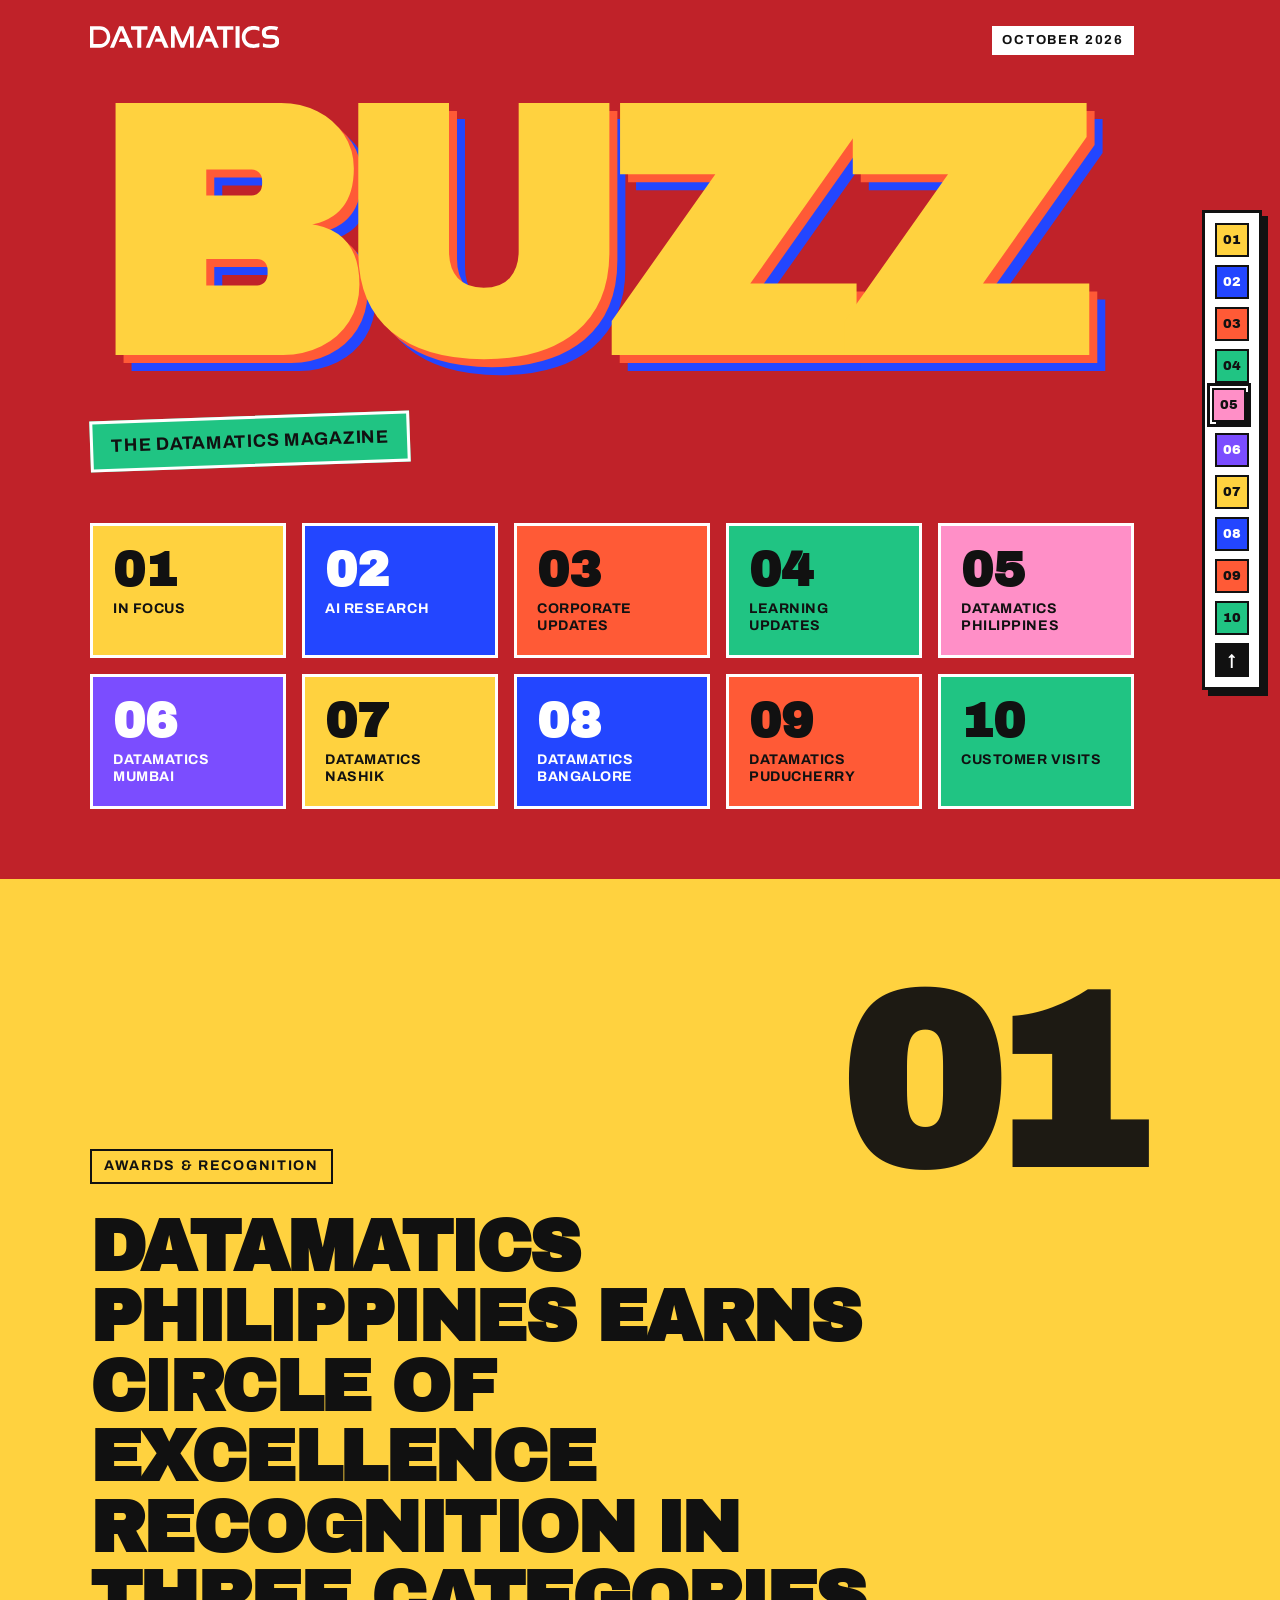
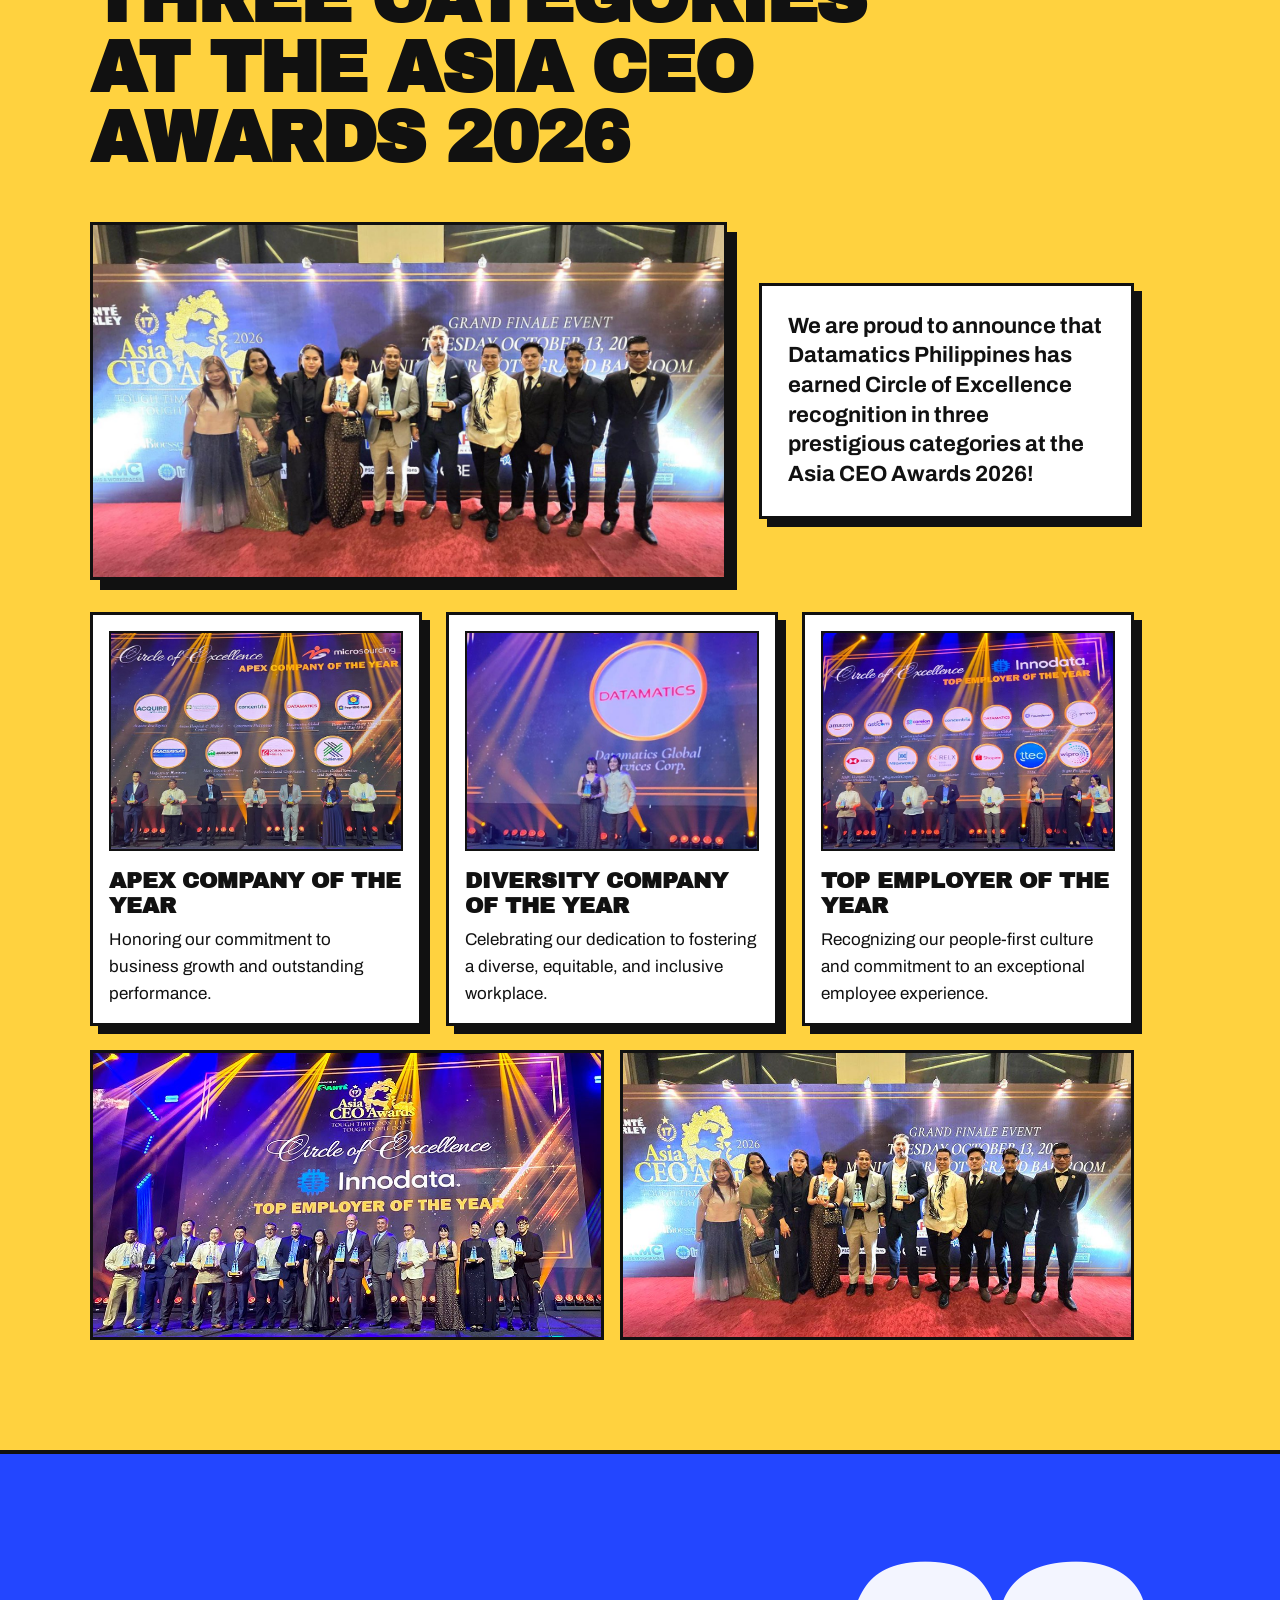
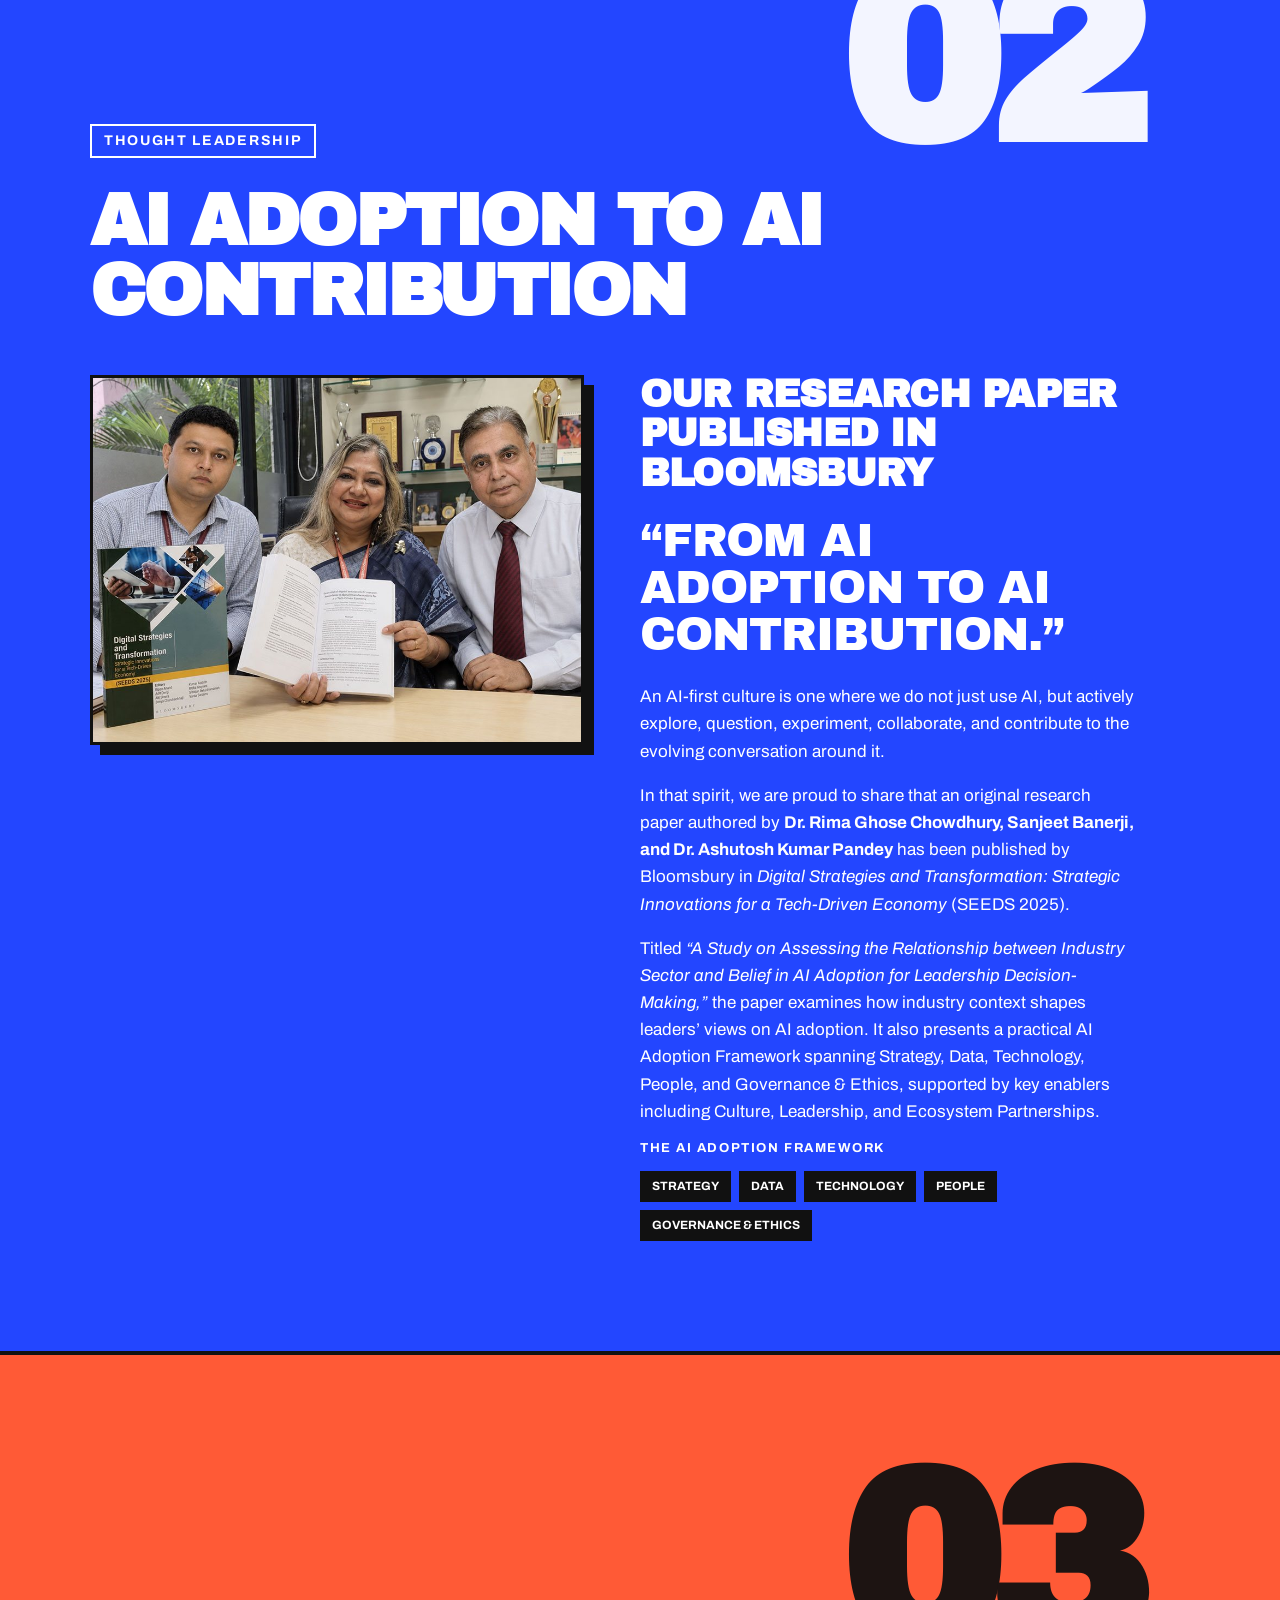
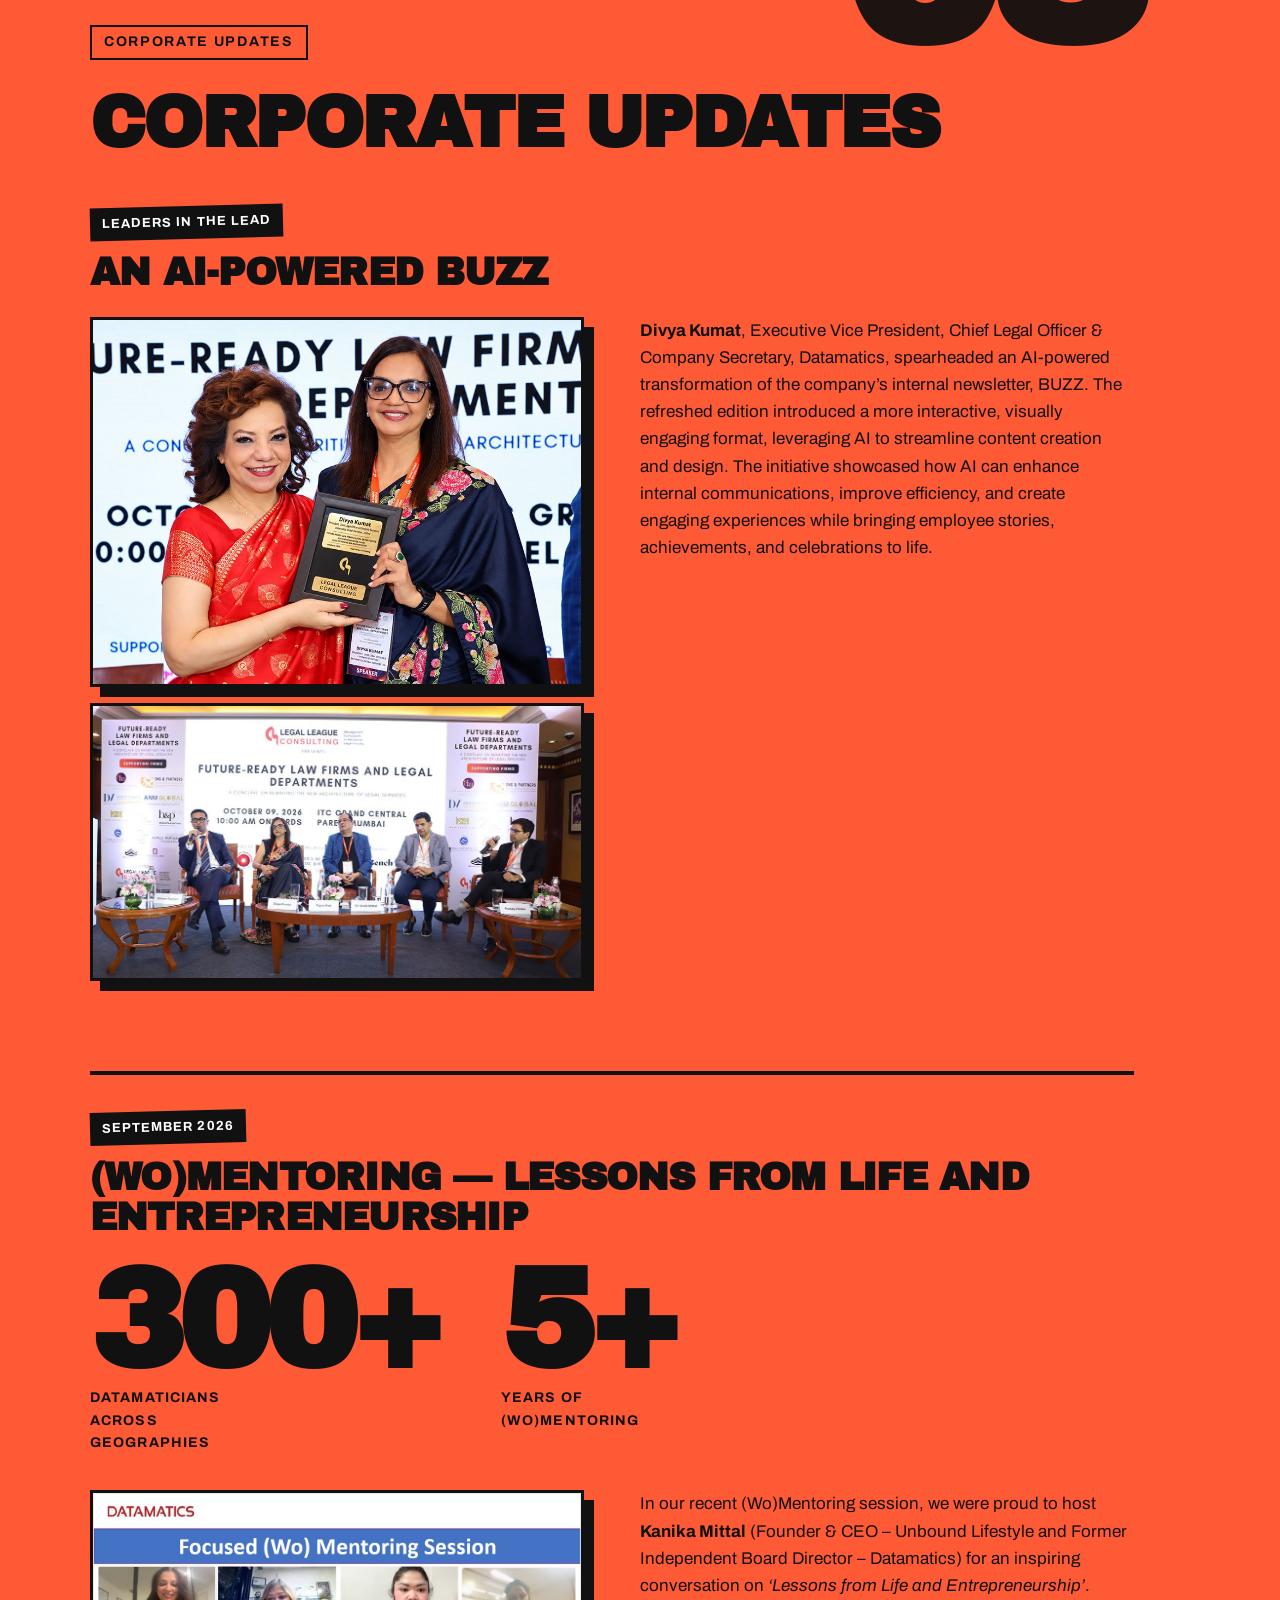
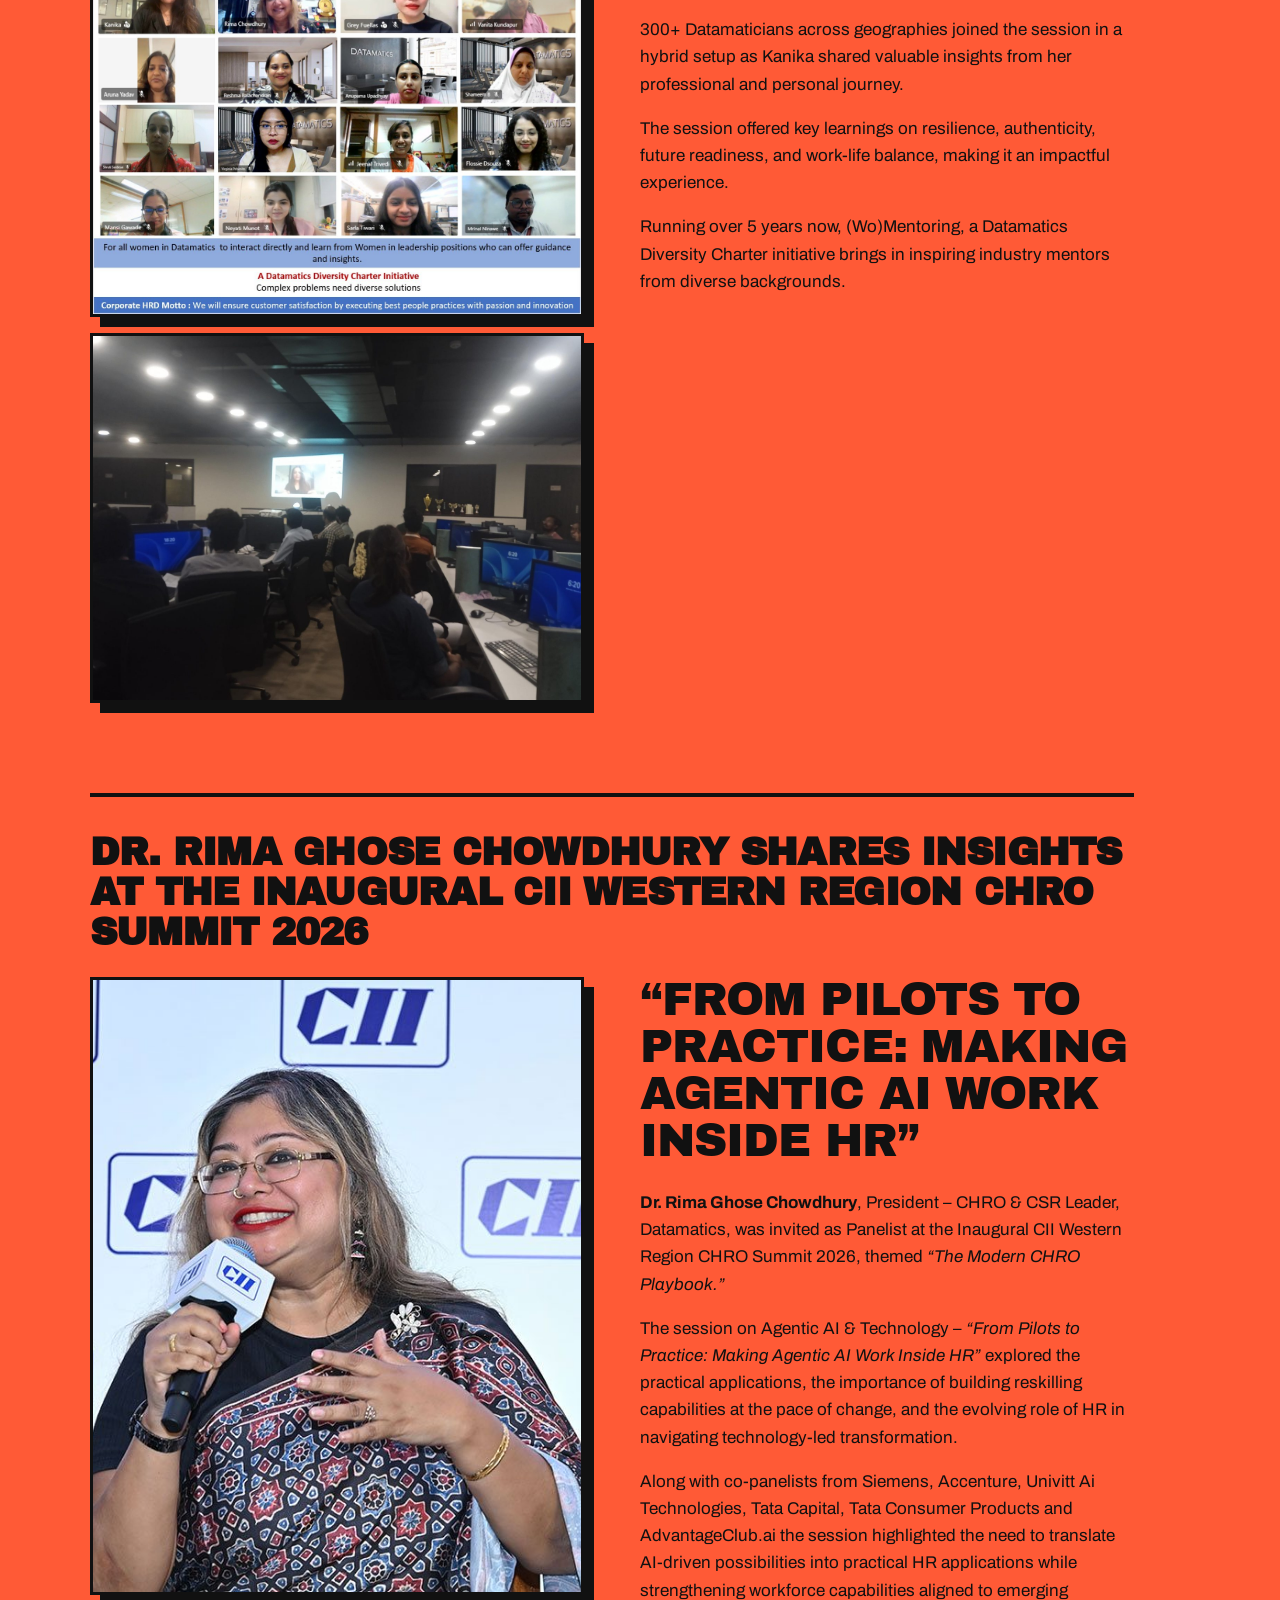
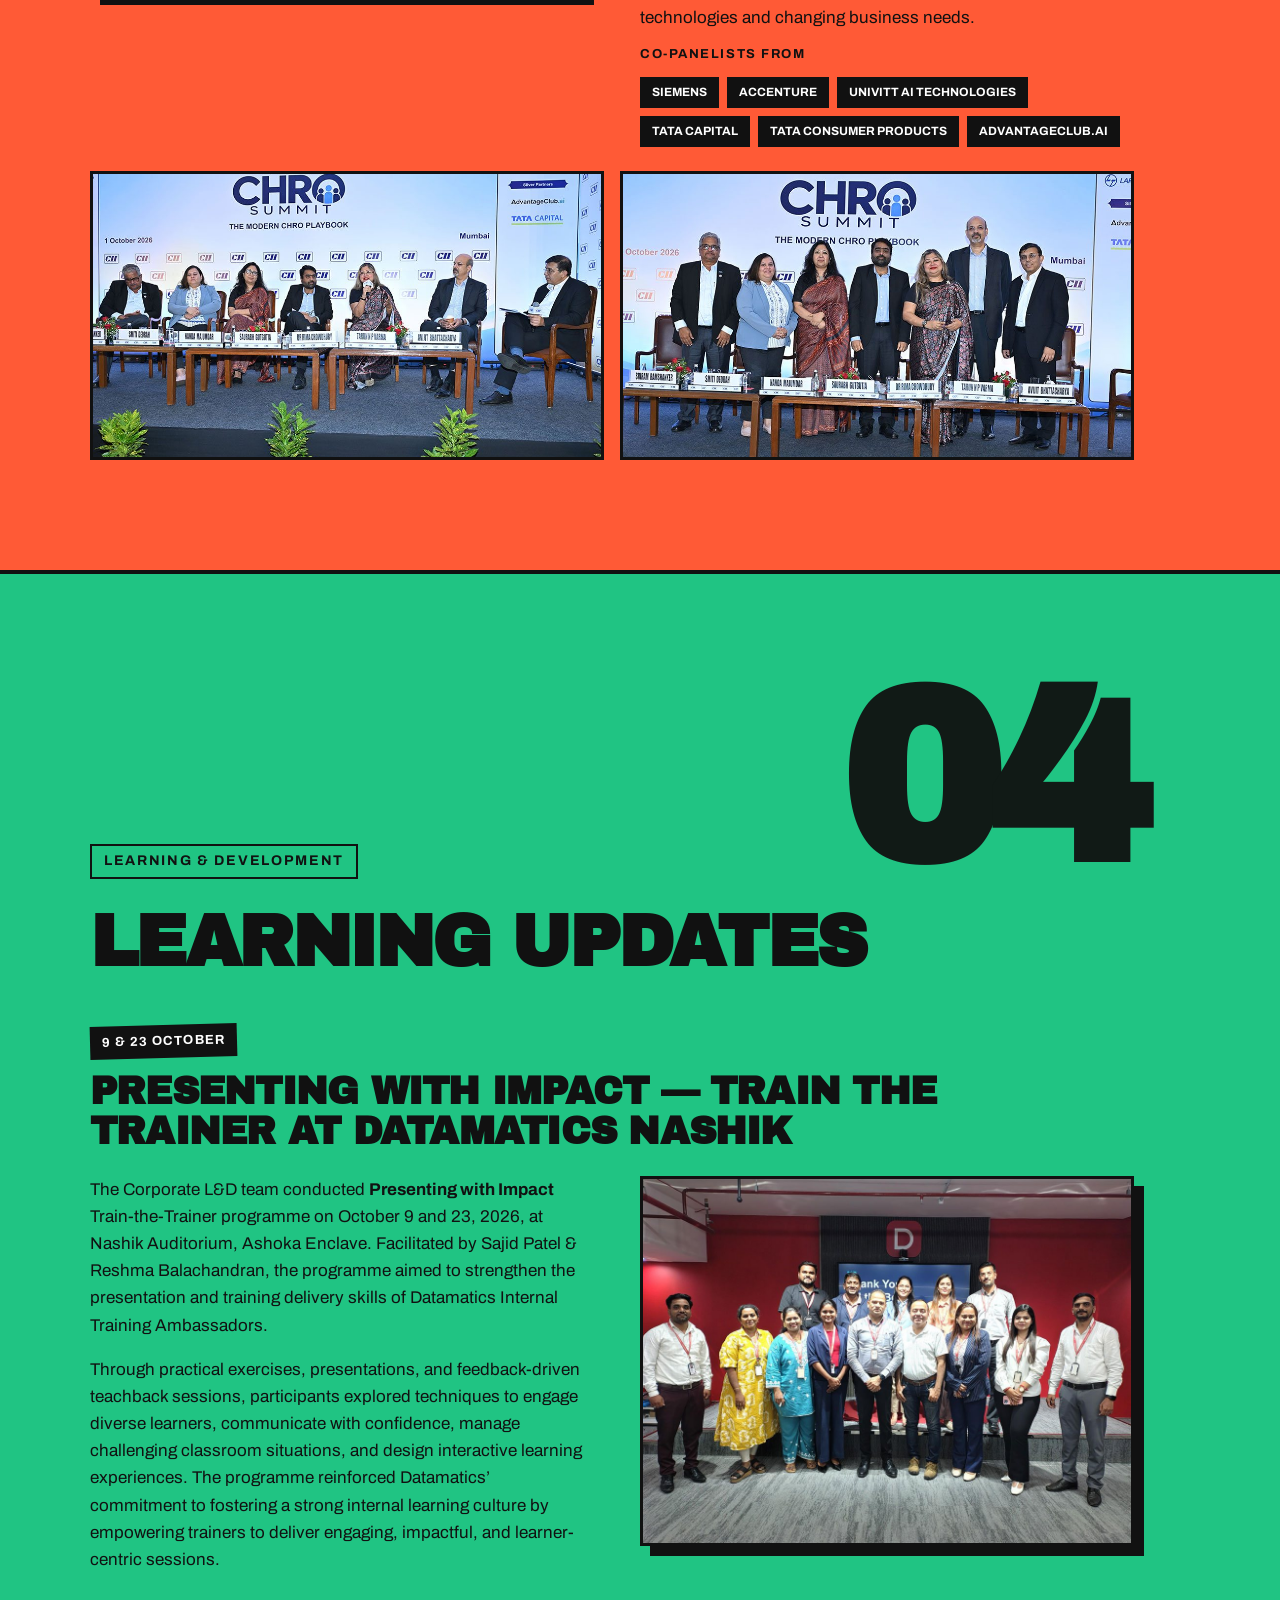
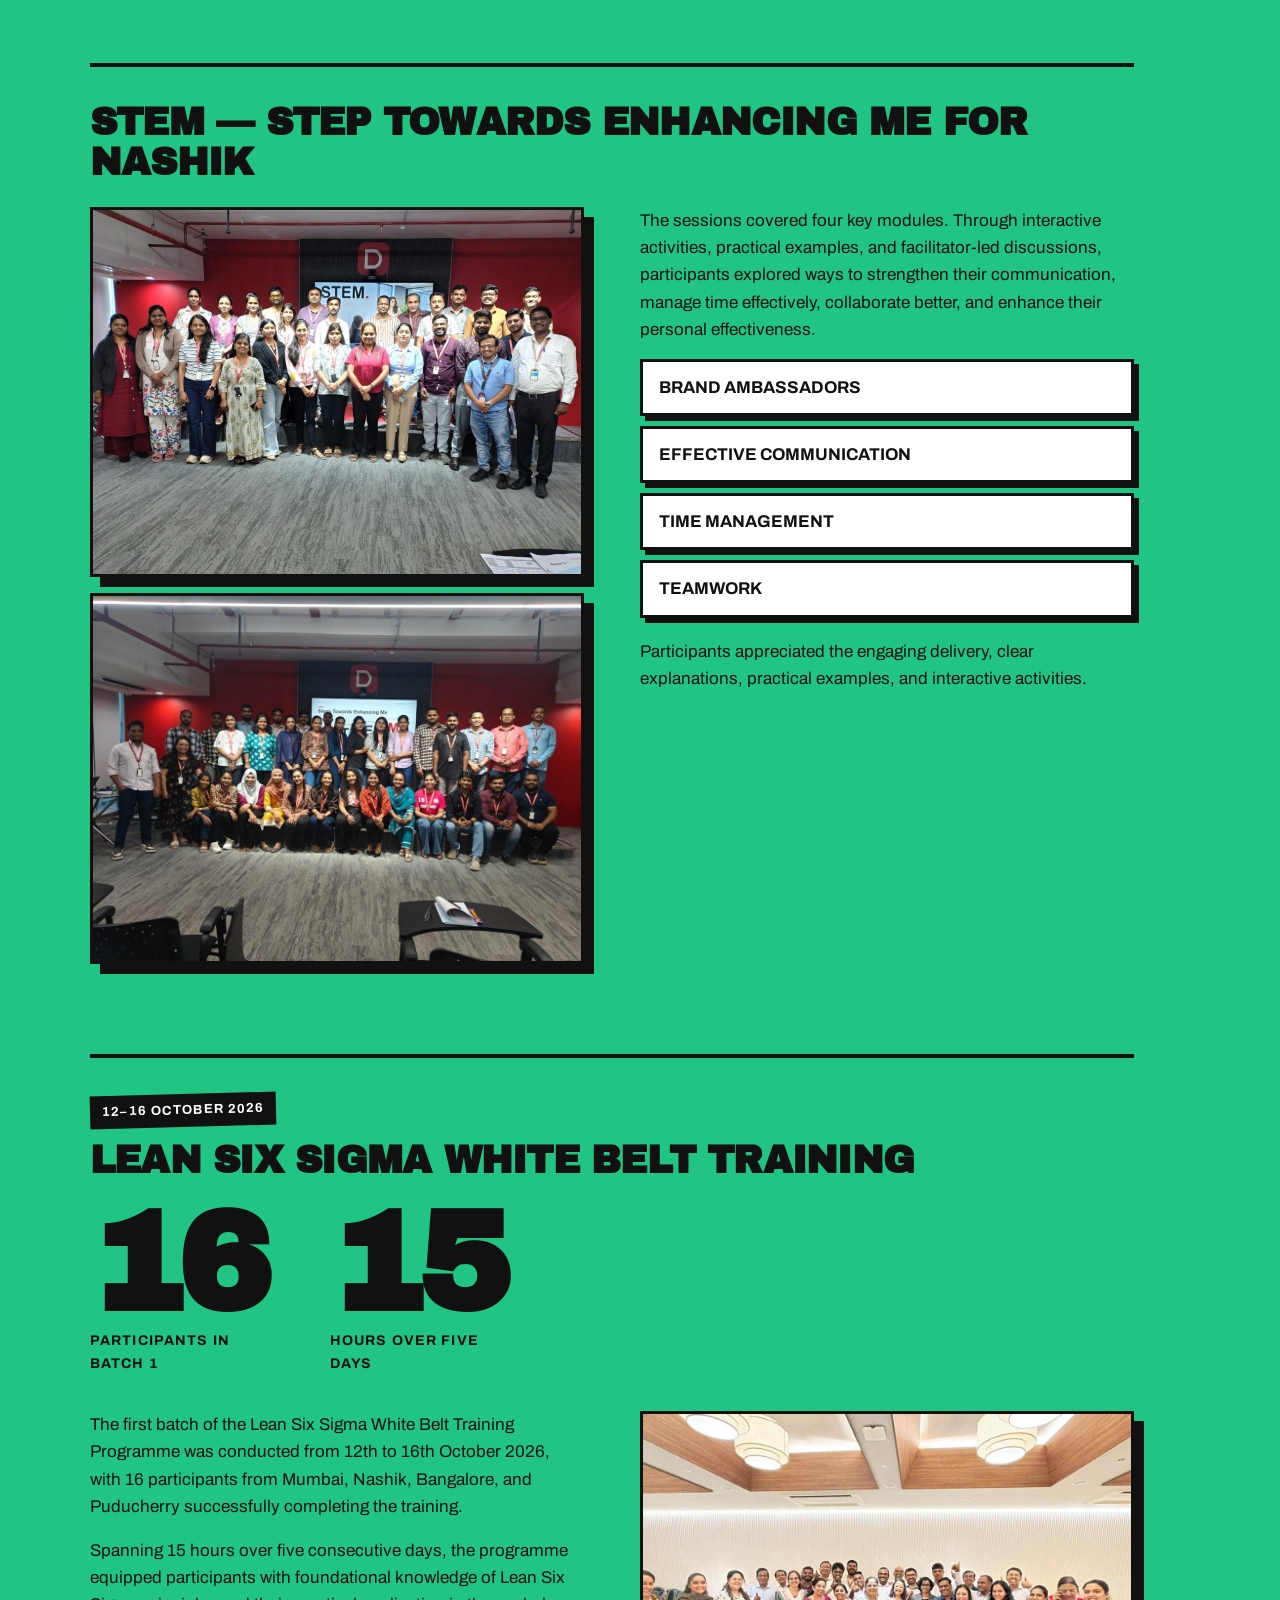
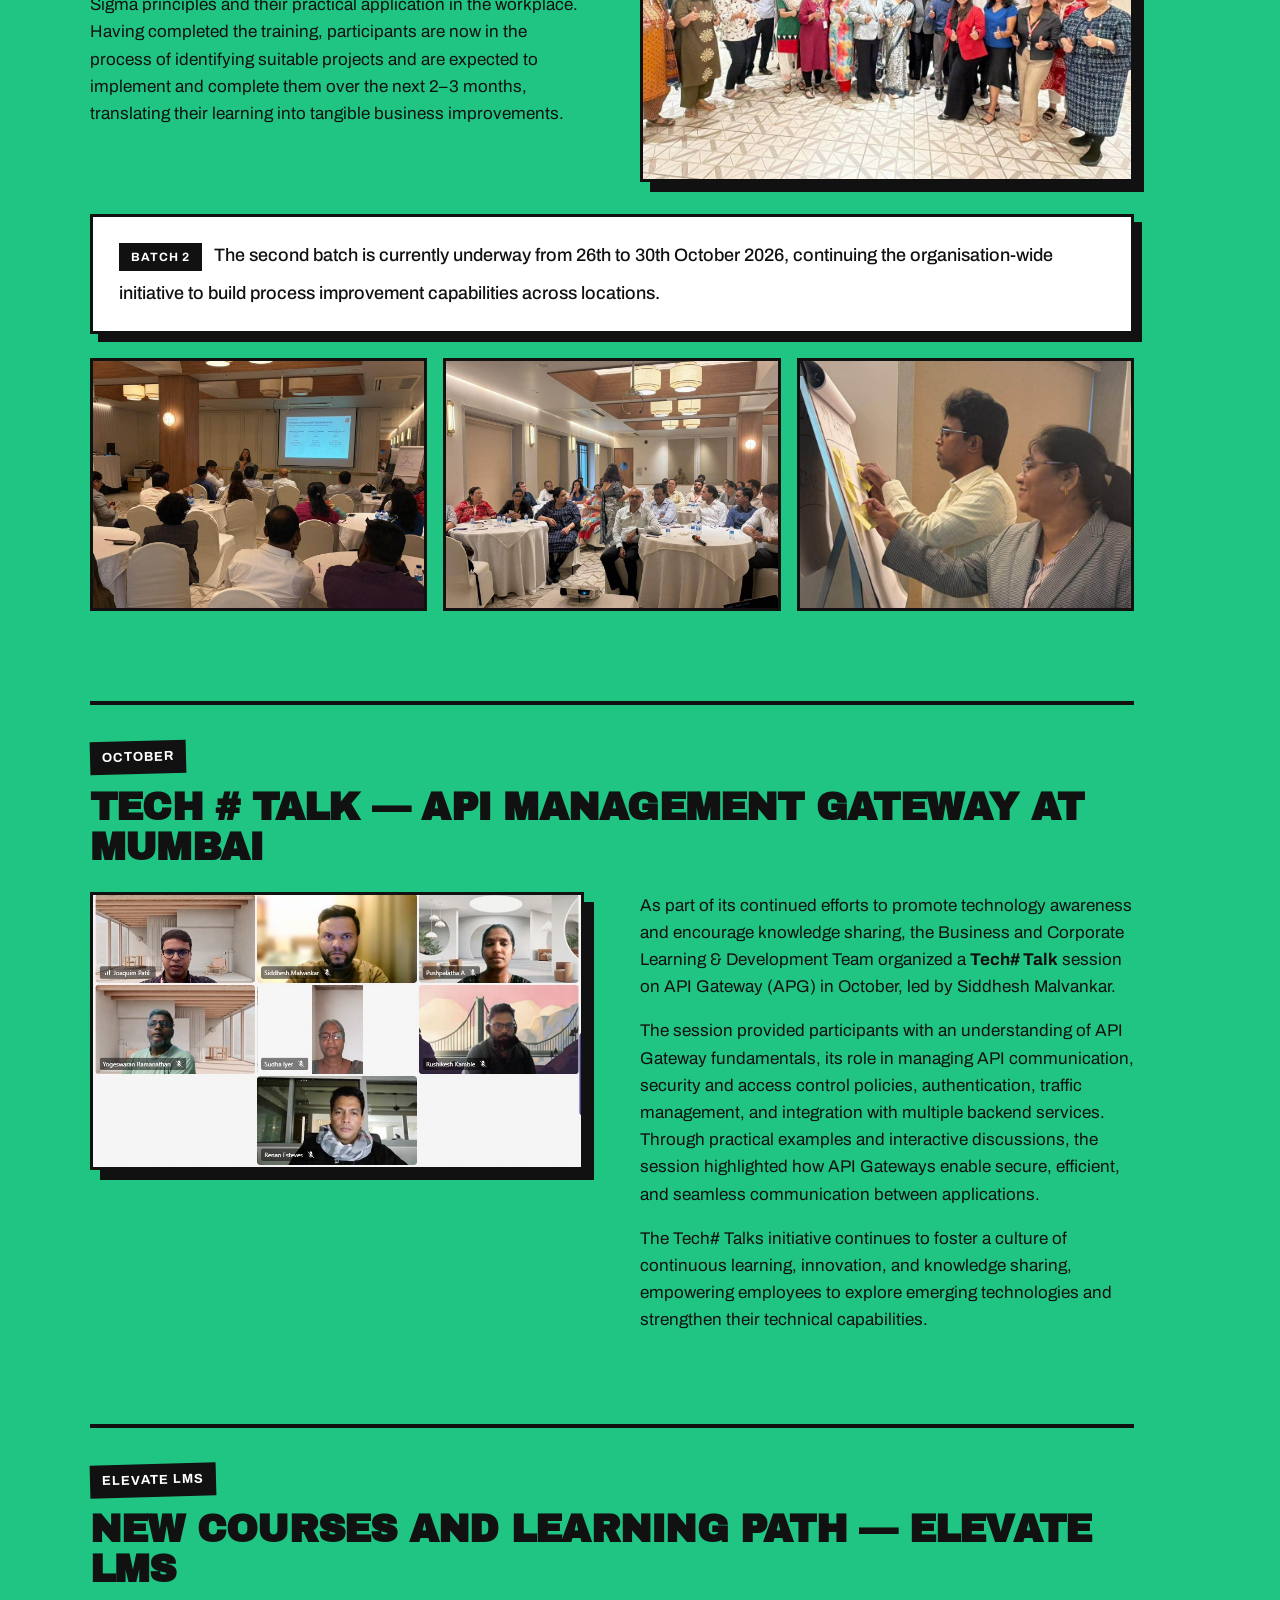
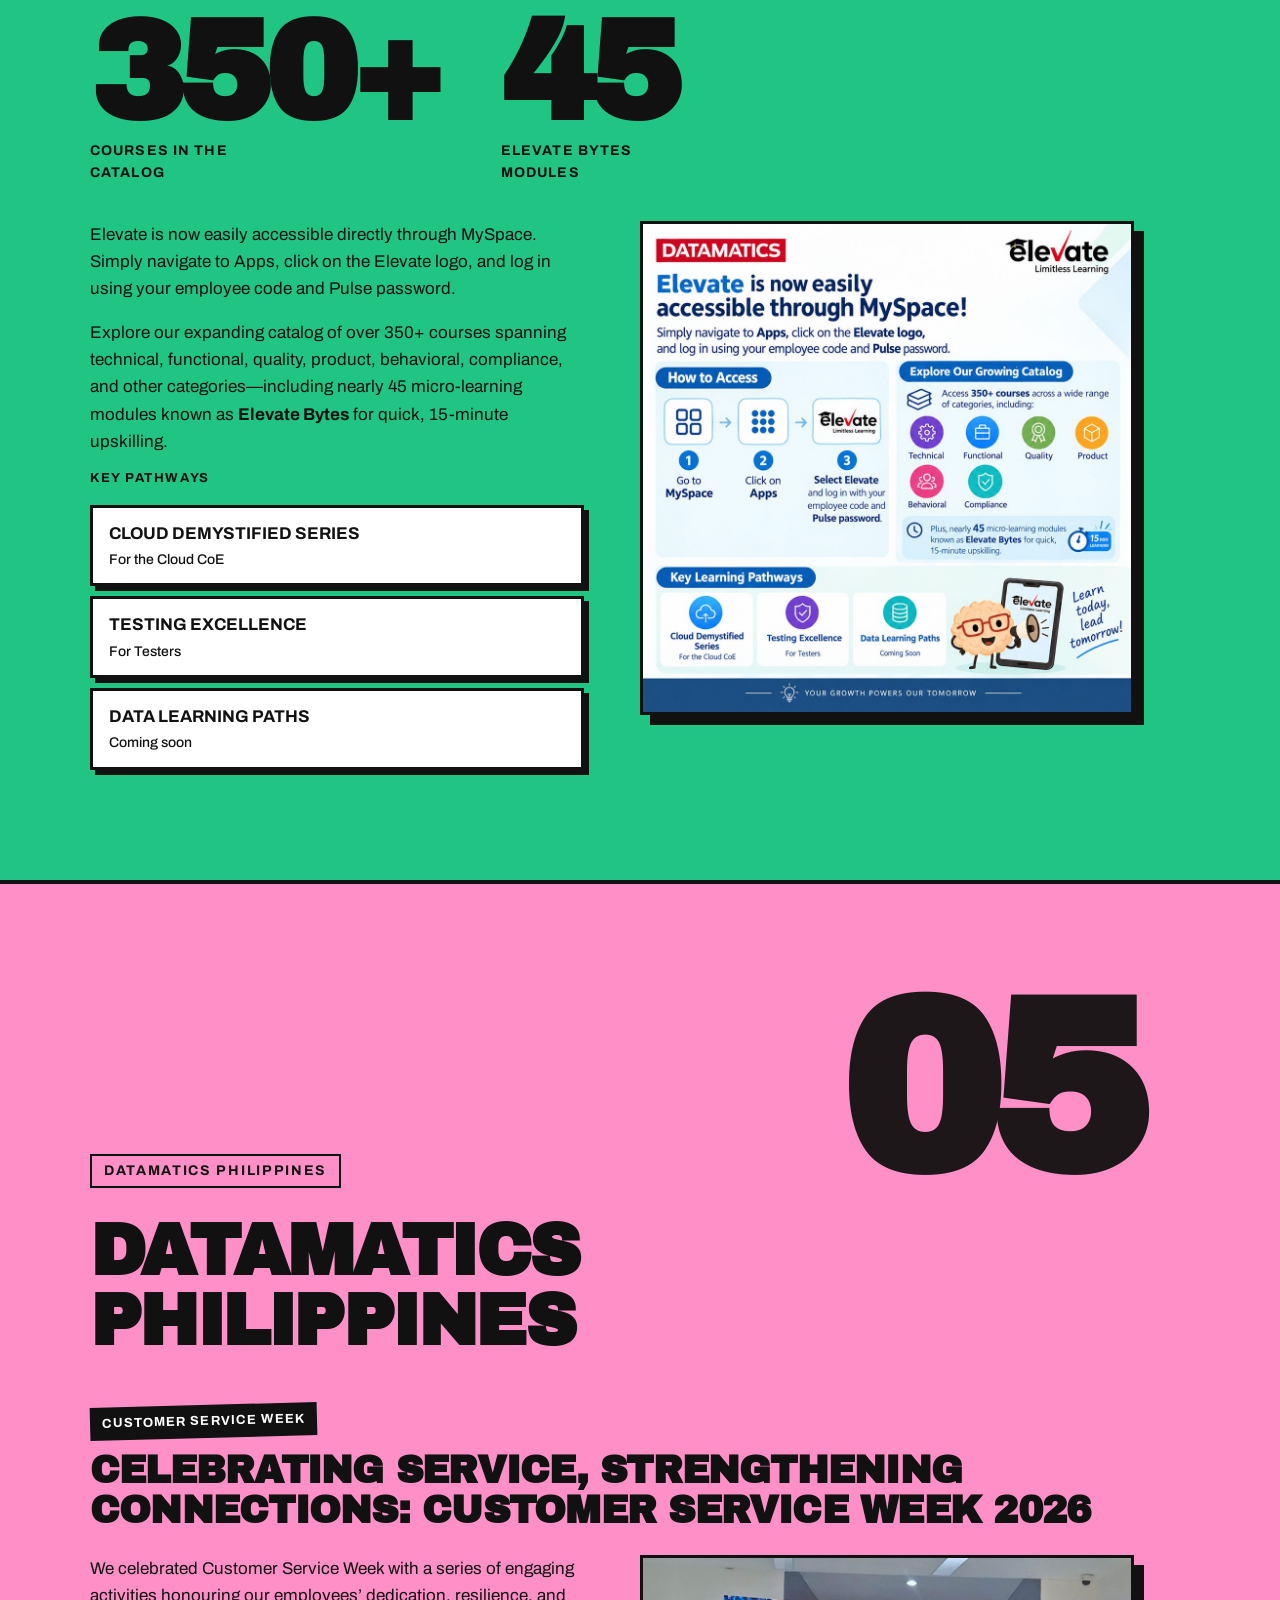
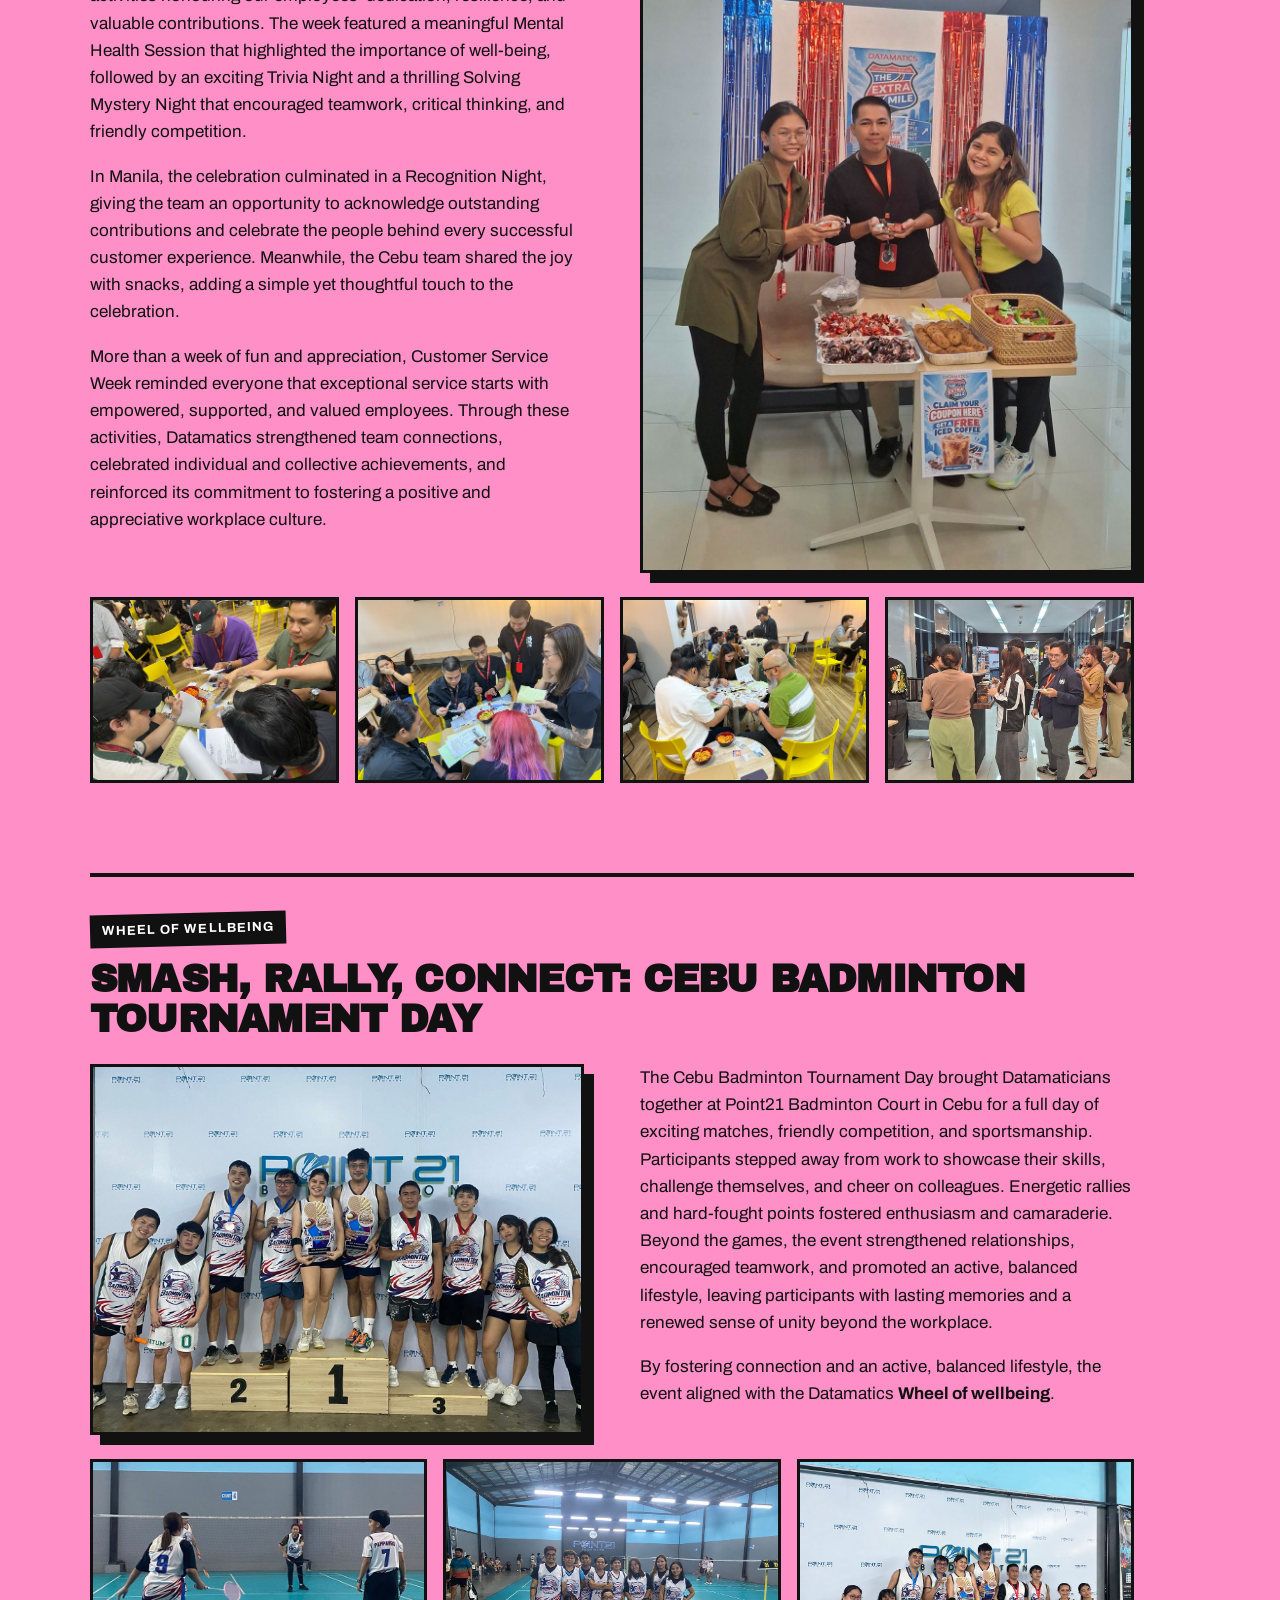
<file: swiss-pop.html>
<!DOCTYPE html>
<html lang="en"><head>
<meta charset="utf-8"><meta name="viewport" content="width=device-width,initial-scale=1">
<title>BUZZ — October 2026 · Datamatics</title>
<meta name="description" content="BUZZ October 2026 — the Datamatics magazine.">
<meta name="robots" content="noindex, nofollow">
<link rel="preconnect" href="https://fonts.googleapis.com"><link rel="preconnect" href="https://fonts.gstatic.com" crossorigin>
<link href="https://fonts.googleapis.com/css2?family=Archivo:ital,wght@0,400;0,500;0,700;0,900;1,400&amp;family=Archivo+Black&amp;display=swap" rel="stylesheet">
<style>
*{box-sizing:border-box;margin:0;padding:0}
html{scroll-behavior:smooth}
body{-webkit-font-smoothing:antialiased;line-height:1.6}
img{max-width:100%;display:block}
a{color:inherit;text-decoration:none}
.wrap{max-width:1180px;margin:0 auto;padding:0 40px}
.topbar{display:flex;justify-content:space-between;align-items:center;font-size:13px;letter-spacing:.14em;text-transform:uppercase}
.index{display:grid;grid-template-columns:repeat(5,1fr);gap:16px}
.idx{display:flex;flex-direction:column;gap:6px}
.sec{padding:110px 0}
.sec-head{display:flex;justify-content:space-between;align-items:flex-end;margin-bottom:28px}
.num{line-height:.8}
h2{max-width:880px;margin-bottom:48px}
h3{margin-bottom:24px}
article{margin-top:90px}
article:first-of-type{margin-top:0}
.feature{display:grid;grid-template-columns:1.7fr 1fr;gap:32px;align-items:center}
.cards3{display:grid;grid-template-columns:repeat(3,1fr);gap:24px;margin-top:32px}
.card h4{margin:18px 0 8px}
.strip{display:grid;gap:16px;margin-top:24px}
.strip.c2{grid-template-columns:repeat(2,1fr)}.strip.c3{grid-template-columns:repeat(3,1fr)}
.strip.c4{grid-template-columns:repeat(4,1fr)}.strip.c5{grid-template-columns:repeat(5,1fr)}
.split{display:grid;grid-template-columns:1fr 1fr;gap:56px;align-items:center}
.split.top{align-items:start}
.split p+p{margin-top:1em}
.stack{display:grid;gap:16px}
.stats{display:flex;gap:64px;margin-bottom:36px;flex-wrap:wrap}
.stats div{display:flex;flex-direction:column}
.tags{display:flex;flex-wrap:wrap;gap:8px;margin-top:12px}
.list{list-style:none;margin-top:16px;display:grid;gap:10px}
.label{display:inline-block;margin-bottom:14px}
blockquote{margin-bottom:24px}
.foot .wrap{display:flex;justify-content:space-between;align-items:center;padding-top:40px;padding-bottom:40px;font-size:13px;gap:16px;flex-wrap:wrap}
@media(max-width:980px){.index{grid-template-columns:repeat(3,1fr)}.strip.c4,.strip.c5{grid-template-columns:repeat(2,1fr)}}
@media(max-width:820px){
 .wrap{padding:0 22px}
 .index{grid-template-columns:1fr 1fr}
 .feature,.cards3,.split,.strip.c2,.strip.c3{grid-template-columns:1fr}
 .split{gap:28px}
 .sec{padding:72px 0}
 .stats{gap:36px}
}

:root{--k:#111;--c1:#FFD23F;--c2:#2346FF;--c3:#FF5A36;--c4:#20C483}
body{background:#fff;color:var(--k);font-family:Archivo,sans-serif;font-size:17px}
h2,h3,h4,.num,.logo,.stats b,.logo-sm,.idx b{font-family:"Archivo Black",Archivo,sans-serif;font-weight:900}
.mast{background:#c02229;color:#fff;padding:26px 0 70px}
.topbar{font-weight:700}
.brand svg{height:22px;width:auto;fill:#fff}
.issue{background:#fff;color:var(--k);padding:4px 10px}
.logo{font-size:clamp(130px,27vw,370px);line-height:.82;letter-spacing:-.05em;margin:44px 0 0;color:var(--c1);text-transform:uppercase}
.logo span{text-shadow:8px 8px 0 var(--c3),16px 16px 0 var(--c2)}
.tagline{display:inline-block;background:var(--c4);color:var(--k);font-weight:700;font-size:18px;padding:8px 18px;border:3px solid #fff;transform:rotate(-2deg);margin:34px 0 56px;text-transform:uppercase;letter-spacing:.04em}
.idx{background:var(--c);color:var(--f);padding:20px;border:3px solid #fff;transition:.15s}
.idx b{font-size:48px;line-height:1}
.idx span{font-weight:700;text-transform:uppercase;font-size:14px;letter-spacing:.04em;line-height:1.25}
.idx:hover,.idx:focus-visible{transform:translate(-4px,-4px);box-shadow:6px 6px 0 #fff;outline:none}
.sec{background:var(--c);color:var(--f);border-bottom:4px solid var(--k)}
.kicker{font-weight:700;text-transform:uppercase;letter-spacing:.12em;font-size:14px;border:2px solid currentColor;padding:4px 12px}
.num{font-size:clamp(140px,19vw,260px);letter-spacing:-.06em;opacity:.95}
h2{font-size:clamp(40px,5.6vw,76px);line-height:.98;letter-spacing:-.035em;text-transform:uppercase}
h3{font-size:clamp(26px,3vw,38px);line-height:1.05;letter-spacing:-.02em;text-transform:uppercase}
article{border-top:4px solid currentColor;padding-top:36px}
article:first-of-type{border-top:0;padding-top:0}
.callout,.card,.list li{background:#fff;color:var(--k);border:3px solid var(--k);box-shadow:8px 8px 0 var(--k)}
.callout{padding:26px}
.callout p{font-size:22px;font-weight:700;line-height:1.35}
.callout.note{margin-top:32px}
.callout.note p{font-size:18px;font-weight:500}
.card{padding:16px}
.card h4{font-size:22px;line-height:1.1;text-transform:uppercase}
blockquote{font-family:"Archivo Black",sans-serif;font-size:clamp(30px,3.6vw,48px);line-height:1.02;letter-spacing:-.02em;text-transform:uppercase}
.tags span,.tagchip{background:var(--k);color:#fff;font-weight:700;font-size:12px;padding:6px 12px;text-transform:uppercase;display:inline-block}
.tagchip{margin:0 8px 10px 0;letter-spacing:.08em}
.mini{margin-top:24px;font-weight:700;text-transform:uppercase;font-size:13px;letter-spacing:.12em}
.after{margin-top:20px}
.label{background:var(--k);color:#fff;font-weight:700;font-size:13px;padding:6px 12px;text-transform:uppercase;letter-spacing:.08em;transform:rotate(-1.5deg)}
.stats b{font-size:clamp(90px,11vw,150px);line-height:.85;letter-spacing:-.05em}
.stats span{font-weight:700;text-transform:uppercase;font-size:14px;letter-spacing:.08em;margin-top:6px;max-width:22ch}
.list li{padding:12px 16px;font-weight:700;text-transform:uppercase;box-shadow:5px 5px 0 var(--k)}
.list li small{display:block;font-weight:500;text-transform:none;font-size:14px;margin-top:2px}
.copy em,.split em{font-style:italic}
/* photos in the theme's bordered frames (replacing the striped placeholders) */
.pic{border:3px solid var(--k);background:#f4f4f4;aspect-ratio:4/3;overflow:hidden;margin:0}
.pic img{width:100%;height:100%;object-fit:cover}
.pic.wide{aspect-ratio:16/9}.pic.sq{aspect-ratio:1/1}.pic.tall{aspect-ratio:4/5}.pic.portrait{aspect-ratio:3/4}
.pic.natural{aspect-ratio:auto}.pic.natural img{height:auto}
.pic.hero{box-shadow:10px 10px 0 var(--k)}
.feature>.pic,.split>.pic,.split>.stack>.pic{box-shadow:10px 10px 0 var(--k)}
.card .pic{border-width:2px}
.callout .inset{margin-top:18px;border-width:2px}
.collage{max-width:980px;margin:40px auto 0}
.foot{background:var(--k);color:#fff}
.logo-sm{font-size:40px;color:var(--c1);letter-spacing:-.05em}
@media (prefers-reduced-motion:reduce){html{scroll-behavior:auto}.idx{transition:none}}
/* sticky section rail (right side) */
.rail{position:fixed;right:18px;top:50%;transform:translateY(-50%);z-index:60}
.rail ol{list-style:none;display:grid;gap:8px;padding:10px;background:#fff;border:3px solid var(--k);box-shadow:6px 6px 0 var(--k)}
.rail a{position:relative;display:grid;place-items:center;width:34px;height:34px;background:var(--c);color:var(--f);border:2px solid var(--k);font-family:"Archivo Black",Archivo,sans-serif;font-size:13px;line-height:1;transition:transform .15s,box-shadow .15s}
.rail a:hover,.rail a:focus-visible{transform:translate(-2px,-2px);box-shadow:3px 3px 0 var(--k);outline:none}
.rail a.on{transform:translate(-3px,-3px);box-shadow:4px 4px 0 var(--k);outline:3px solid var(--k);outline-offset:2px}
.rail .tip{position:absolute;right:calc(100% + 14px);top:50%;transform:translateY(-50%);white-space:nowrap;background:var(--k);color:#fff;font-family:Archivo,sans-serif;font-weight:700;font-size:12px;letter-spacing:.08em;text-transform:uppercase;padding:6px 10px;opacity:0;pointer-events:none;transition:opacity .15s}
.rail a:hover .tip,.rail a:focus-visible .tip{opacity:1}
.rail .top-link{background:var(--k);color:#fff;font-size:15px}
@media(max-width:1300px){.wrap{padding-right:96px}}
@media(max-width:820px){.rail{right:8px}.rail ol{gap:5px;padding:6px;box-shadow:4px 4px 0 var(--k)}.rail a{width:26px;height:26px;font-size:11px}.rail .tip{display:none}.wrap{padding-right:58px}}
@media (prefers-reduced-motion:reduce){.rail a{transition:none}}


#s1,.idx:nth-child(1),.rail li:nth-child(1) a{--c:#FFD23F;--f:#111}
#s2,.idx:nth-child(2),.rail li:nth-child(2) a{--c:#2346FF;--f:#fff}
#s3,.idx:nth-child(3),.rail li:nth-child(3) a{--c:#FF5A36;--f:#111}
#s4,.idx:nth-child(4),.rail li:nth-child(4) a{--c:#20C483;--f:#111}
#s5,.idx:nth-child(5),.rail li:nth-child(5) a{--c:#FF8FC7;--f:#111}
#s6,.idx:nth-child(6),.rail li:nth-child(6) a{--c:#7B4DFF;--f:#fff}
#s7,.idx:nth-child(7),.rail li:nth-child(7) a{--c:#FFD23F;--f:#111}
#s8,.idx:nth-child(8),.rail li:nth-child(8) a{--c:#2346FF;--f:#fff}
#s9,.idx:nth-child(9),.rail li:nth-child(9) a{--c:#FF5A36;--f:#111}
#s10,.idx:nth-child(10),.rail li:nth-child(10) a{--c:#20C483;--f:#111}
</style>
</head><body>
<header class="mast" id="top">
  <div class="wrap">
    <div class="topbar"><span class="brand"><svg viewBox="0 0 524.7 60.98" role="img" aria-label="Datamatics"><path d="M28.05.43c7.72,0,14.74,3.37,19.83,8.81,5.07,5.41,8.22,12.88,8.22,21.07h0c0,8.2-3.15,15.67-8.22,21.08-5.09,5.43-12.11,8.81-19.83,8.81H0V.43h28.05ZM28.05,10.42H9.49v39.8h18.57c5.09,0,9.73-2.23,13.08-5.82,3.39-3.61,5.48-8.59,5.48-14.08h0c0-5.49-2.09-10.47-5.48-14.08-3.35-3.58-7.99-5.81-13.08-5.81Z"></path><polygon points="159.36 .47 159.36 10.14 142.13 10.14 142.13 60.57 130.99 60.57 130.99 10.14 113.77 10.14 113.77 .47 159.36 .47"></polygon><polygon points="397.37 .47 397.37 10.14 380.15 10.14 380.15 60.57 368.99 60.57 368.99 10.14 351.76 10.14 351.76 .47 397.37 .47"></polygon><rect x="403.47" y=".47" width="11.15" height="60.1"></rect><path d="M469.21,57.89c-2.21.84-4.55,1.49-7.02,1.97-2.46.48-5.05.78-7.77.89h0c-.44.02-.89.03-1.35.05-.48,0-.95,0-1.37,0-1.49,0-3.15-.07-4.8-.25-1.43-.15-2.86-.37-4.12-.68h0c-2.62-.64-5.1-1.68-7.39-3.04-2.33-1.38-4.47-3.11-6.35-5.11-2.61-2.8-4.72-6.12-6.16-9.81-1.39-3.55-2.15-7.44-2.15-11.5h0c0-4.06.76-7.95,2.15-11.5,1.44-3.68,3.55-7.01,6.16-9.8,1.59-1.71,3.38-3.21,5.31-4.47,1.91-1.25,3.97-2.26,6.13-3.01h0c1.6-.55,3.39-.95,5.2-1.21,2.04-.3,4.12-.44,6.03-.44h0s.9,0,.9,0h.01c3.07.05,6,.31,8.77.79,2.77.48,5.38,1.19,7.84,2.12l.27.1v10.83l-.57-.25c-2.51-1.09-5.14-1.91-7.88-2.45-2.73-.55-5.57-.82-8.51-.82h-.61s-.74.02-.74.02c-2.3.06-5.15.75-7.8,1.83-2.59,1.05-4.98,2.44-6.51,3.94-.15.15-.31.31-.46.46h0c-.13.14-.28.3-.43.48-1.57,1.78-2.84,3.87-3.7,6.18-.83,2.21-1.29,4.64-1.29,7.18h0c0,2.64.5,5.15,1.38,7.44.93,2.39,2.29,4.54,3.97,6.33.46.5.96.97,1.48,1.42.52.45,1.07.86,1.63,1.24h0c1.37.94,3.6,1.99,6.23,2.72,2.1.58,4.45.95,6.81.89h.65l.67-.02c2.69-.08,5.29-.38,7.8-.92,2.51-.55,4.94-1.32,7.28-2.33l.57-.25v10.83l-.27.1Z"></path><polygon points="224.49 60.57 224.49 .47 236.04 .47 256.43 46.06 276.4 .47 287.53 .47 287.53 60.57 277.23 60.57 277.23 18.7 260.93 60.57 251.42 60.57 234.79 18.7 234.79 60.57 224.49 60.57"></polygon><path d="M505.08,25.26h-10.26c-4.87,0-7.31-2.24-7.31-6.73,0-5.88,5.05-8.82,15.13-8.82,5.33,0,10.43.72,15.32,2.12l3.76-8.86c-6.01-1.96-12.37-2.93-19.08-2.93-17.51,0-26.26,6.17-26.26,18.49,0,11.21,6.15,16.81,18.44,16.81h10.26c5.65,0,8.49,2.24,8.49,6.73,0,6.15-4.62,9.23-13.82,9.23-7.59,0-14.41-1.11-20.43-3.35v10.08c6.03,1.97,12.84,2.94,20.43,2.94,16.64,0,24.96-6.3,24.96-18.9,0-11.22-6.54-16.82-19.62-16.82Z"></path><polygon points="92.45 .47 80.67 .47 55.15 60.57 66.58 60.57 86.38 11.95 96.22 34.51 83.73 34.51 79.91 44.18 99.16 44.18 106.73 60.57 118.7 60.57 92.45 .47"></polygon><polygon points="191.82 .28 180.04 .27 154.52 60.37 165.95 60.37 185.75 11.76 195.59 34.32 183.1 34.32 179.28 43.99 198.53 43.99 206.09 60.37 218.07 60.37 191.82 .28"></polygon><polygon points="330.92 .28 319.14 .27 293.61 60.37 305.05 60.37 324.84 11.76 334.69 34.32 322.19 34.32 318.37 43.99 337.62 43.99 345.19 60.37 357.17 60.37 330.92 .28"></polygon></svg></span><span class="issue">October 2026</span></div>
    <h1 class="logo"><span>BUZZ</span><span class="vh" style="position:absolute;width:1px;height:1px;overflow:hidden;clip-path:inset(50%)"> October 2026</span></h1>
    <p class="tagline">The Datamatics Magazine</p>
    <nav class="index" aria-label="In this issue">
      <a href="#s1" class="idx"><b>01</b><span>In Focus</span></a><a href="#s2" class="idx"><b>02</b><span>AI Research</span></a><a href="#s3" class="idx"><b>03</b><span>Corporate Updates</span></a><a href="#s4" class="idx"><b>04</b><span>Learning Updates</span></a><a href="#s5" class="idx"><b>05</b><span>Datamatics Philippines</span></a><a href="#s6" class="idx"><b>06</b><span>Datamatics Mumbai</span></a><a href="#s7" class="idx"><b>07</b><span>Datamatics Nashik</span></a><a href="#s8" class="idx"><b>08</b><span>Datamatics Bangalore</span></a><a href="#s9" class="idx"><b>09</b><span>Datamatics Puducherry</span></a><a href="#s10" class="idx"><b>10</b><span>Customer Visits</span></a>
    </nav>
  </div>
</header>
<nav class="rail" aria-label="Sections"><ol><li><a href="#s1" data-target="s1" aria-label="01 In Focus">01<span class="tip" aria-hidden="true">In Focus</span></a></li><li><a href="#s2" data-target="s2" aria-label="02 AI Research">02<span class="tip" aria-hidden="true">AI Research</span></a></li><li><a href="#s3" data-target="s3" aria-label="03 Corporate Updates">03<span class="tip" aria-hidden="true">Corporate Updates</span></a></li><li><a href="#s4" data-target="s4" aria-label="04 Learning Updates">04<span class="tip" aria-hidden="true">Learning Updates</span></a></li><li><a href="#s5" data-target="s5" aria-label="05 Datamatics Philippines">05<span class="tip" aria-hidden="true">Datamatics Philippines</span></a></li><li><a href="#s6" data-target="s6" aria-label="06 Datamatics Mumbai">06<span class="tip" aria-hidden="true">Datamatics Mumbai</span></a></li><li><a href="#s7" data-target="s7" aria-label="07 Datamatics Nashik">07<span class="tip" aria-hidden="true">Datamatics Nashik</span></a></li><li><a href="#s8" data-target="s8" aria-label="08 Datamatics Bangalore">08<span class="tip" aria-hidden="true">Datamatics Bangalore</span></a></li><li><a href="#s9" data-target="s9" aria-label="09 Datamatics Puducherry">09<span class="tip" aria-hidden="true">Datamatics Puducherry</span></a></li><li><a href="#s10" data-target="s10" aria-label="10 Customer Visits">10<span class="tip" aria-hidden="true">Customer Visits</span></a></li><li><a href="#top" class="top-link" aria-label="Back to the cover">&uarr;<span class="tip" aria-hidden="true">Cover</span></a></li></ol></nav>
<main>
<section class="sec" id="s1" aria-labelledby="s1-t"><div class="wrap"><div class="sec-head"><span class="kicker">Awards &amp; Recognition</span><span class="num" aria-hidden="true">01</span></div><h2 id="s1-t">Datamatics Philippines earns Circle of Excellence recognition in three categories at the Asia CEO Awards 2026</h2><div class="feature"><figure class="pic wide"><img src="assets/img/asia-ceo/hero.jpg" width="1600" height="832" alt="The Datamatics Philippines team holds their trophies on the red carpet at the Asia CEO Awards 2026 Grand Finale." loading="lazy" decoding="async"></figure><div class="callout"><p>We are proud to announce that Datamatics Philippines has earned Circle of Excellence recognition in three prestigious categories at the Asia CEO Awards 2026!</p></div></div><div class="cards3"><div class="card"><figure class="pic "><img src="assets/img/asia-ceo/apex.jpg" width="1000" height="589" alt="Circle of Excellence honorees for APEX Company of the Year on stage, with the Datamatics logo on screen." loading="lazy" decoding="async"></figure><h4>APEX Company of the Year</h4><p>Honoring our commitment to business growth and outstanding performance.</p></div><div class="card"><figure class="pic "><img src="assets/img/asia-ceo/diversity.jpg" width="700" height="854" alt="Two Datamatics representatives on stage beneath the Diversity Company of the Year screen showing the Datamatics logo." loading="lazy" decoding="async" style="object-position:50% 62%"></figure><h4>Diversity Company of the Year</h4><p>Celebrating our dedication to fostering a diverse, equitable, and inclusive workplace.</p></div><div class="card"><figure class="pic "><img src="assets/img/asia-ceo/top-employer.jpg" width="1000" height="669" alt="Circle of Excellence honorees for Top Employer of the Year on stage, with the Datamatics logo on screen." loading="lazy" decoding="async"></figure><h4>Top Employer of the Year</h4><p>Recognizing our people-first culture and commitment to an exceptional employee experience.</p></div></div><div class="strip c2"><figure class="pic wide"><img src="assets/img/asia-ceo/top-employer-stage.jpg" width="1000" height="585" alt="Top Employer of the Year honorees, including the Datamatics team, line up on stage with their trophies." loading="lazy" decoding="async"></figure><figure class="pic wide"><img src="assets/img/asia-ceo/team-red-carpet.jpg" width="1000" height="520" alt="The Datamatics Philippines team poses with their trophies in front of the Asia CEO Awards backdrop." loading="lazy" decoding="async"></figure></div></div></section><section class="sec" id="s2" aria-labelledby="s2-t"><div class="wrap"><div class="sec-head"><span class="kicker">Thought Leadership</span><span class="num" aria-hidden="true">02</span></div><h2 id="s2-t">AI Adoption to AI Contribution</h2><div class="split top"><figure class="pic "><img src="assets/img/research/bloomsbury-authors.jpg" width="1000" height="667" alt="The paper’s authors seated at a table with the Bloomsbury book Digital Strategies and Transformation (SEEDS 2025), one copy open to their research paper." loading="lazy" decoding="async"></figure><div><h3>Our Research Paper Published in Bloomsbury</h3><blockquote>&ldquo;From AI adoption to AI contribution.&rdquo;</blockquote><p>An AI-first culture is one where we do not just use AI, but actively explore, question, experiment, collaborate, and contribute to the evolving conversation around it.</p><p>In that spirit, we are proud to share that an original research paper authored by <strong>Dr. Rima Ghose Chowdhury, Sanjeet Banerji, and Dr. Ashutosh Kumar Pandey</strong> has been published by Bloomsbury in <em>Digital Strategies and Transformation: Strategic Innovations for a Tech-Driven Economy</em> (SEEDS 2025).</p><p>Titled <em>“A Study on Assessing the Relationship between Industry Sector and Belief in AI Adoption for Leadership Decision-Making,”</em> the paper examines how industry context shapes leaders’ views on AI adoption. It also presents a practical AI Adoption Framework spanning Strategy, Data, Technology, People, and Governance &amp; Ethics, supported by key enablers including Culture, Leadership, and Ecosystem Partnerships.</p><p class="mini">The AI Adoption Framework</p><div class="tags"><span>Strategy</span><span>Data</span><span>Technology</span><span>People</span><span>Governance &amp; Ethics</span></div></div></div></div></section><section class="sec" id="s3" aria-labelledby="s3-t"><div class="wrap"><div class="sec-head"><span class="kicker">Corporate Updates</span><span class="num" aria-hidden="true">03</span></div><h2 id="s3-t">Corporate Updates</h2><article><span class="label">Leaders in the Lead</span><h3>An AI-powered BUZZ</h3><div class="split top"><div class="stack"><figure class="pic "><img src="assets/img/leaders/divya-felicitation.jpg" width="1000" height="667" alt="Divya Kumat receives a plaque from Legal League Consulting at the Future-Ready Law Firms and Legal Departments conclave." loading="lazy" decoding="async" style="object-position:50% 35%"></figure><figure class="pic wide"><img src="assets/img/leaders/divya-panel.jpg" width="1000" height="667" alt="Divya Kumat seated on the panel at the Future-Ready Law Firms and Legal Departments conclave." loading="lazy" decoding="async"></figure></div><div><p><strong>Divya Kumat</strong>, Executive Vice President, Chief Legal Officer &amp; Company Secretary, Datamatics, spearheaded an AI-powered transformation of the company’s internal newsletter, BUZZ. The refreshed edition introduced a more interactive, visually engaging format, leveraging AI to streamline content creation and design. The initiative showcased how AI can enhance internal communications, improve efficiency, and create engaging experiences while bringing employee stories, achievements, and celebrations to life.</p></div></div></article><article><span class="label">September 2026</span><h3>(Wo)Mentoring &mdash; Lessons from Life and Entrepreneurship</h3><div class="stats"><div><b>300+</b><span>Datamaticians across geographies</span></div><div><b>5+</b><span>Years of (Wo)Mentoring</span></div></div><div class="split top"><div class="stack"><figure class="pic natural "><img src="assets/img/womentoring/session-grid.jpg" width="1258" height="1084" alt="Focused (Wo)Mentoring Session: a grid of video-call participants, a Datamatics Diversity Charter initiative." loading="lazy" decoding="async"></figure><figure class="pic "><img src="assets/img/womentoring/hybrid-room.jpg" width="1400" height="1050" alt="Datamaticians in an office watching Kanika Mittal on a projected video call during the hybrid session." loading="lazy" decoding="async"></figure></div><div><p>In our recent (Wo)Mentoring session, we were proud to host <strong>Kanika Mittal</strong> (Founder &amp; CEO – Unbound Lifestyle and Former Independent Board Director – Datamatics) for an inspiring conversation on <em>‘Lessons from Life and Entrepreneurship’</em>.</p><p>300+ Datamaticians across geographies joined the session in a hybrid setup as Kanika shared valuable insights from her professional and personal journey.</p><p>The session offered key learnings on resilience, authenticity, future readiness, and work-life balance, making it an impactful experience.</p><p>Running over 5 years now, (Wo)Mentoring, a Datamatics Diversity Charter initiative brings in inspiring industry mentors from diverse backgrounds.</p></div></div></article><article><h3>Dr. Rima Ghose Chowdhury shares insights at the Inaugural CII Western Region CHRO Summit 2026</h3><div class="split top"><figure class="pic tall"><img src="assets/img/cii/cii-rima-speaking.jpg" width="1000" height="667" alt="Dr. Rima Ghose Chowdhury speaks into a CII microphone during the panel at the CII CHRO Summit." loading="lazy" decoding="async" style="object-position:42% 50%"></figure><div><blockquote>&ldquo;From Pilots to Practice: Making Agentic AI Work Inside HR&rdquo;</blockquote><p><strong>Dr. Rima Ghose Chowdhury</strong>, President – CHRO &amp; CSR Leader, Datamatics, was invited as Panelist at the Inaugural CII Western Region CHRO Summit 2026, themed <em>“The Modern CHRO Playbook.”</em></p><p>The session on Agentic AI &amp; Technology – <em>“From Pilots to Practice: Making Agentic AI Work Inside HR”</em> explored the practical applications, the importance of building reskilling capabilities at the pace of change, and the evolving role of HR in navigating technology-led transformation.</p><p>Along with co-panelists from Siemens, Accenture, Univitt Ai Technologies, Tata Capital, Tata Consumer Products and AdvantageClub.ai the session highlighted the need to translate AI-driven possibilities into practical HR applications while strengthening workforce capabilities aligned to emerging technologies and changing business needs.</p><p class="mini">Co-panelists from</p><div class="tags"><span>Siemens</span><span>Accenture</span><span>Univitt Ai Technologies</span><span>Tata Capital</span><span>Tata Consumer Products</span><span>AdvantageClub.ai</span></div></div></div><div class="strip c2"><figure class="pic wide"><img src="assets/img/cii/cii-panel.jpg" width="1000" height="668" alt="Panellists seated on stage at the CII CHRO Summit, themed The Modern CHRO Playbook." loading="lazy" decoding="async"></figure><figure class="pic wide"><img src="assets/img/cii/cii-group.jpg" width="1000" height="667" alt="The panellists stand together on stage in front of the CII CHRO Summit backdrop." loading="lazy" decoding="async"></figure></div></article></div></section><section class="sec" id="s4" aria-labelledby="s4-t"><div class="wrap"><div class="sec-head"><span class="kicker">Learning &amp; Development</span><span class="num" aria-hidden="true">04</span></div><h2 id="s4-t">Learning Updates</h2><article><span class="label">9 &amp; 23 October</span><h3>Presenting with Impact &mdash; Train the Trainer at Datamatics Nashik</h3><div class="split top"><div><p>The Corporate L&amp;D team conducted <strong>Presenting with Impact</strong> Train-the-Trainer programme on October 9 and 23, 2026, at Nashik Auditorium, Ashoka Enclave. Facilitated by Sajid Patel &amp; Reshma Balachandran, the programme aimed to strengthen the presentation and training delivery skills of Datamatics Internal Training Ambassadors.</p><p>Through practical exercises, presentations, and feedback-driven teachback sessions, participants explored techniques to engage diverse learners, communicate with confidence, manage challenging classroom situations, and design interactive learning experiences. The programme reinforced Datamatics’ commitment to fostering a strong internal learning culture by empowering trainers to deliver engaging, impactful, and learner-centric sessions.</p></div><figure class="pic "><img src="assets/img/learning/presenting-with-impact.jpg" width="1000" height="750" alt="Participants and facilitators of the Presenting with Impact programme pose together in front of a Thank You screen at Datamatics Nashik." loading="lazy" decoding="async"></figure></div></article><article><h3>STEM &mdash; Step Towards Enhancing Me for Nashik</h3><div class="split top"><div class="stack"><figure class="pic "><img src="assets/img/learning/stem-batch-1.jpg" width="1400" height="1050" alt="STEM participants pose together in front of a STEM title screen at Datamatics Nashik." loading="lazy" decoding="async"></figure><figure class="pic "><img src="assets/img/learning/stem-batch-2.jpg" width="1000" height="750" alt="Another group of STEM participants in front of the Steps Towards Enhancing Me screen." loading="lazy" decoding="async"></figure></div><div><p>The sessions covered four key modules. Through interactive activities, practical examples, and facilitator-led discussions, participants explored ways to strengthen their communication, manage time effectively, collaborate better, and enhance their personal effectiveness.</p><ul class="list"><li>Brand Ambassadors</li><li>Effective Communication</li><li>Time Management</li><li>Teamwork</li></ul><p class="after">Participants appreciated the engaging delivery, clear explanations, practical examples, and interactive activities.</p></div></div></article><article><span class="label">12&ndash;16 October 2026</span><h3>Lean Six Sigma White Belt Training</h3><div class="stats"><div><b>16</b><span>Participants in batch 1</span></div><div><b>15</b><span>Hours over five days</span></div></div><div class="split top"><div><p>The first batch of the Lean Six Sigma White Belt Training Programme was conducted from 12th to 16th October 2026, with 16 participants from Mumbai, Nashik, Bangalore, and Puducherry successfully completing the training.</p><p>Spanning 15 hours over five consecutive days, the programme equipped participants with foundational knowledge of Lean Six Sigma principles and their practical application in the workplace. Having completed the training, participants are now in the process of identifying suitable projects and are expected to implement and complete them over the next 2–3 months, translating their learning into tangible business improvements.</p></div><figure class="pic "><img src="assets/img/learning/lss-group.jpg" width="1600" height="900" alt="Lean Six Sigma White Belt participants give a thumbs-up together at the end of the training." loading="lazy" decoding="async"></figure></div><div class="callout note"><p><span class="tagchip">Batch 2</span> The second batch is currently underway from 26th to 30th October 2026, continuing the organisation-wide initiative to build process improvement capabilities across locations.</p></div><div class="strip c3"><figure class="pic "><img src="assets/img/learning/lss-session.jpg" width="1600" height="900" alt="The facilitator presents a slide on the structure of impactful communication to participants at round tables." loading="lazy" decoding="async"></figure><figure class="pic "><img src="assets/img/learning/lss-discussion.jpg" width="1600" height="900" alt="The facilitator leads a discussion among participants seated at round tables." loading="lazy" decoding="async"></figure><figure class="pic "><img src="assets/img/learning/lss-activity.jpg" width="900" height="1600" alt="Two participants add sticky notes to a flip chart during a group activity." loading="lazy" decoding="async" style="object-position:50% 35%"></figure></div></article><article><span class="label">October</span><h3>Tech # Talk &mdash; API Management Gateway at Mumbai</h3><div class="split top"><figure class="pic wide"><img src="assets/img/learning/tech-talk-api-gateway.jpg" width="952" height="536" alt="Online meeting grid of participants attending the Tech# Talk on API Gateway, including speaker Siddhesh Malvankar." loading="lazy" decoding="async"></figure><div><p>As part of its continued efforts to promote technology awareness and encourage knowledge sharing, the Business and Corporate Learning &amp; Development Team organized a <strong>Tech# Talk</strong> session on API Gateway (APG) in October, led by Siddhesh Malvankar.</p><p>The session provided participants with an understanding of API Gateway fundamentals, its role in managing API communication, security and access control policies, authentication, traffic management, and integration with multiple backend services. Through practical examples and interactive discussions, the session highlighted how API Gateways enable secure, efficient, and seamless communication between applications.</p><p>The Tech# Talks initiative continues to foster a culture of continuous learning, innovation, and knowledge sharing, empowering employees to explore emerging technologies and strengthen their technical capabilities.</p></div></div></article><article><span class="label">Elevate LMS</span><h3>New Courses and Learning Path &mdash; Elevate LMS</h3><div class="stats"><div><b>350+</b><span>Courses in the catalog</span></div><div><b>45</b><span>Elevate Bytes modules</span></div></div><div class="split top"><div><p>Elevate is now easily accessible directly through MySpace. Simply navigate to Apps, click on the Elevate logo, and log in using your employee code and Pulse password.</p><p>Explore our expanding catalog of over 350+ courses spanning technical, functional, quality, product, behavioral, compliance, and other categories—including nearly 45 micro-learning modules known as <strong>Elevate Bytes</strong> for quick, 15-minute upskilling.</p><p class="mini">Key pathways</p><ul class="list"><li>Cloud Demystified Series <small>For the Cloud CoE</small></li><li>Testing Excellence <small>For Testers</small></li><li>Data Learning Paths <small>Coming soon</small></li></ul></div><figure class="pic natural "><img src="assets/img/learning/elevate-lms.jpg" width="1000" height="1000" alt="Elevate poster: Elevate is now accessible through MySpace. Go to MySpace, click Apps, select Elevate and log in with your employee code and Pulse password. 350+ courses, nearly 45 Elevate Bytes, and key pathways: Cloud Demystified Series, Testing Excellence, and Data Learning Paths coming soon." loading="lazy" decoding="async"></figure></div></article></div></section><section class="sec" id="s5" aria-labelledby="s5-t"><div class="wrap"><div class="sec-head"><span class="kicker">Datamatics Philippines</span><span class="num" aria-hidden="true">05</span></div><h2 id="s5-t">Datamatics Philippines</h2><article><span class="label">Customer Service Week</span><h3>Celebrating Service, Strengthening Connections: Customer Service Week 2026</h3><div class="split top"><div><p>We celebrated Customer Service Week with a series of engaging activities honouring our employees’ dedication, resilience, and valuable contributions. The week featured a meaningful Mental Health Session that highlighted the importance of well-being, followed by an exciting Trivia Night and a thrilling Solving Mystery Night that encouraged teamwork, critical thinking, and friendly competition.</p><p>In Manila, the celebration culminated in a Recognition Night, giving the team an opportunity to acknowledge outstanding contributions and celebrate the people behind every successful customer experience. Meanwhile, the Cebu team shared the joy with snacks, adding a simple yet thoughtful touch to the celebration.</p><p>More than a week of fun and appreciation, Customer Service Week reminded everyone that exceptional service starts with empowered, supported, and valued employees. Through these activities, Datamatics strengthened team connections, celebrated individual and collective achievements, and reinforced its commitment to fostering a positive and appreciative workplace culture.</p></div><figure class="pic tall"><img src="assets/img/philippines/csw-coupon-booth.jpg" width="1000" height="1262" alt="Three colleagues smile behind a snack table at The Extra Mile Customer Service Week booth." loading="lazy" decoding="async"></figure></div><div class="strip c4"><figure class="pic "><img src="assets/img/philippines/csw-mystery-1.jpg" width="1000" height="750" alt="A team works through case files and clues during Solving Mystery Night." loading="lazy" decoding="async"></figure><figure class="pic "><img src="assets/img/philippines/csw-mystery-2.jpg" width="1000" height="750" alt="Teammates study evidence sheets and a phone together during Solving Mystery Night." loading="lazy" decoding="async"></figure><figure class="pic "><img src="assets/img/philippines/csw-mystery-3.jpg" width="1000" height="750" alt="Teams examine printed clues at tables during Solving Mystery Night." loading="lazy" decoding="async"></figure><figure class="pic "><img src="assets/img/philippines/csw-snacks-cebu.jpg" width="1000" height="563" alt="Colleagues line up for snacks at the office pantry during Customer Service Week." loading="lazy" decoding="async"></figure></div></article><article><span class="label">Wheel of Wellbeing</span><h3>Smash, Rally, Connect: Cebu Badminton Tournament Day</h3><div class="split top"><figure class="pic "><img src="assets/img/philippines/badminton-podium.jpg" width="1400" height="1050" alt="Champions and medal winners in Datamatics Badminton Tournament jerseys on the podium at Point21 Badminton, Cebu." loading="lazy" decoding="async"></figure><div><p>The Cebu Badminton Tournament Day brought Datamaticians together at Point21 Badminton Court in Cebu for a full day of exciting matches, friendly competition, and sportsmanship. Participants stepped away from work to showcase their skills, challenge themselves, and cheer on colleagues. Energetic rallies and hard-fought points fostered enthusiasm and camaraderie. Beyond the games, the event strengthened relationships, encouraged teamwork, and promoted an active, balanced lifestyle, leaving participants with lasting memories and a renewed sense of unity beyond the workplace.</p><p>By fostering connection and an active, balanced lifestyle, the event aligned with the Datamatics <strong>Wheel of wellbeing</strong>.</p></div></div><div class="strip c3"><figure class="pic "><img src="assets/img/philippines/badminton-match.jpg" width="800" height="667" alt="Players in Datamatics jerseys compete in a doubles match on Court 4." loading="lazy" decoding="async"></figure><figure class="pic "><img src="assets/img/philippines/badminton-team-banner.jpg" width="1000" height="750" alt="Datamaticians gather behind the tournament banner dated 4 October 2026 at Point21 Badminton Cebu." loading="lazy" decoding="async"></figure><figure class="pic "><img src="assets/img/philippines/badminton-winners-banner.jpg" width="1000" height="750" alt="Winners hold their champion trophies and medals behind the tournament banner." loading="lazy" decoding="async"></figure></div></article><article><span class="label">IT Team Building</span><h3>Beyond the Waves: Building Bonds, Creating Memories with IT Department Team Building Activity</h3><div class="split top"><figure class="pic "><img src="assets/img/philippines/waves-group.jpg" width="551" height="444" alt="The Datamatics IT team poses together under a shade canopy by the sea in Batangas." loading="lazy" decoding="async" style="object-position:50% 75%"></figure><div><p>After months of planning with Dive Spot PH and House of Goodies, the Datamatics IT Team Building brought the team to Puerto De Ligpo, San Luis, Batangas, for two days of adventure, relaxation, and camaraderie. Thoughtfully arranged boat transfers, guided diving, meals, and accommodations ensured a smooth getaway.</p><p>Marine exploration, beachside relaxation, Trivia Night, and drawing and guessing games sparked laughter and friendly competition. Supported by seamless coordination, dedicated partners, and enthusiastic participation, the event strengthened connections between leadership and technical teams and created lasting memories.</p></div></div><div class="strip c5"><figure class="pic sq"><img src="assets/img/philippines/waves-games.jpg" width="391" height="285" alt="Team members gather around for games and laughter indoors." loading="lazy" decoding="async"></figure><figure class="pic sq"><img src="assets/img/philippines/waves-trivia.jpg" width="431" height="315" alt="The Trivia Night title slide projected on a wall." loading="lazy" decoding="async"></figure><figure class="pic sq"><img src="assets/img/philippines/waves-dive.jpg" width="247" height="371" alt="A diver glides over the reef during guided diving." loading="lazy" decoding="async"></figure><figure class="pic sq"><img src="assets/img/philippines/waves-boat.jpg" width="573" height="309" alt="The team rides a covered boat on the boat transfer." loading="lazy" decoding="async"></figure><figure class="pic sq"><img src="assets/img/philippines/waves-meal.jpg" width="424" height="310" alt="The team shares a meal together at a long table." loading="lazy" decoding="async"></figure></div></article></div></section><section class="sec" id="s6" aria-labelledby="s6-t"><div class="wrap"><div class="sec-head"><span class="kicker">Datamatics Mumbai</span><span class="num" aria-hidden="true">06</span></div><h2 id="s6-t">Navratri Celebration in Mumbai</h2><div class="feature"><figure class="pic wide"><img src="assets/img/mumbai/navratri-group.jpg" width="1000" height="667" alt="Datamaticians in festive traditional outfits gather at the Navratri Garba Utsav in Mumbai." loading="lazy" decoding="async"></figure><div class="callout"><p>The Navratri Garba Utsav at Datamatics celebrated our rich cultural heritage, festive traditions, and spirit of togetherness in Mumbai.</p></div></div><div class="strip c4"><figure class="pic "><img src="assets/img/mumbai/navratri-lamp.jpg" width="1000" height="667" alt="A traditional brass lamp is lit beside a flower rangoli to open the celebration." loading="lazy" decoding="async"></figure><figure class="pic "><img src="assets/img/mumbai/navratri-leadership.jpg" width="1000" height="667" alt="Leaders and colleagues pose together around a round table in a boardroom." loading="lazy" decoding="async"></figure><figure class="pic "><img src="assets/img/mumbai/navratri-friends.jpg" width="1000" height="667" alt="Colleagues in festive attire pose together on the lawn." loading="lazy" decoding="async"></figure><figure class="pic "><img src="assets/img/mumbai/navratri-winners.jpg" width="1000" height="667" alt="A group in colourful chaniya cholis and kurtas holds up a trophy." loading="lazy" decoding="async"></figure></div></div></section><section class="sec" id="s7" aria-labelledby="s7-t"><div class="wrap"><div class="sec-head"><span class="kicker">Datamatics Nashik</span><span class="num" aria-hidden="true">07</span></div><h2 id="s7-t">Garba Night</h2><figure class="pic wide hero"><img src="assets/img/nashik/garba-dance.jpg" width="1000" height="665" alt="Dancers in red and black chaniya cholis perform garba as colleagues watch at Garba Night in Nashik." loading="lazy" decoding="async"></figure><div class="strip c4"><figure class="pic "><img src="assets/img/nashik/garba-chaniya-group.jpg" width="1000" height="665" alt="Dancers in matching red and black chaniya cholis pose together." loading="lazy" decoding="async"></figure><figure class="pic "><img src="assets/img/nashik/garba-circle.jpg" width="1000" height="665" alt="Dancers in colourful chaniya cholis move in a circle under fairy lights." loading="lazy" decoding="async"></figure><figure class="pic "><img src="assets/img/nashik/garba-cheer.jpg" width="1000" height="665" alt="Colleagues cheer with their hands in the air on the dance floor." loading="lazy" decoding="async"></figure><figure class="pic "><img src="assets/img/nashik/garba-friends.jpg" width="1000" height="665" alt="Friends in festive outfits pose together on the dance floor." loading="lazy" decoding="async"></figure><figure class="pic "><img src="assets/img/nashik/garba-kurta-group.jpg" width="1000" height="665" alt="Colleagues in bright kurtas strike playful poses." loading="lazy" decoding="async"></figure><figure class="pic "><img src="assets/img/nashik/garba-stage-group.jpg" width="1000" height="665" alt="Winners and organisers gather on stage in front of the Datamatics Navratri backdrop." loading="lazy" decoding="async"></figure><figure class="pic "><img src="assets/img/nashik/garba-prize-1.jpg" width="1000" height="665" alt="A winner receives a prize envelope in front of the Navratri Garba Night backdrop." loading="lazy" decoding="async"></figure><figure class="pic "><img src="assets/img/nashik/garba-prize-2.jpg" width="1000" height="665" alt="A winner in a printed kurta receives a prize envelope on stage." loading="lazy" decoding="async"></figure></div><div class="collage"><figure class="pic natural "><img src="assets/img/nashik/nine-colours-collage.jpg" width="1000" height="707" alt="A collage of teams dressed in the Navratri colour of the day, in festive borders." loading="lazy" decoding="async"></figure></div></div></section><section class="sec" id="s8" aria-labelledby="s8-t"><div class="wrap"><div class="sec-head"><span class="kicker">Datamatics Bangalore</span><span class="num" aria-hidden="true">08</span></div><h2 id="s8-t">Dasara &amp; Deepavali Celebrations</h2><div class="feature"><figure class="pic wide"><img src="assets/img/bangalore/dasara-group.jpg" width="1000" height="462" alt="The Bangalore team in vibrant traditional outfits gathers for a group photo." loading="lazy" decoding="async"></figure><div class="callout"><p>Bangalore team brightened up the office by dressing in 9 vibrant colours, bringing together diversity, unity, and festive cheer and enjoyed the festivities with dandiya event.</p></div></div><div class="strip c4"><figure class="pic "><img src="assets/img/bangalore/dandiya.jpg" width="1000" height="462" alt="Colleagues play dandiya with sticks in the cafeteria." loading="lazy" decoding="async"></figure><figure class="pic "><img src="assets/img/bangalore/festive-friends.jpg" width="1000" height="462" alt="Colleagues in colourful sarees and kurtas pose in front of marigold decorations." loading="lazy" decoding="async"></figure><figure class="pic "><img src="assets/img/bangalore/celebration-audience.jpg" width="1000" height="462" alt="Datamaticians seated together during the celebrations." loading="lazy" decoding="async"></figure><figure class="pic "><img src="assets/img/bangalore/festive-lunch.jpg" width="1000" height="1000" alt="A festive lunch plate with puri, chole, rice and papad." loading="lazy" decoding="async"></figure><figure class="pic "><img src="assets/img/bangalore/golu-display-1.jpg" width="1000" height="1000" alt="A tiered Dasara golu display of traditional dolls with marigold garlands." loading="lazy" decoding="async"></figure><figure class="pic "><img src="assets/img/bangalore/golu-display-2.jpg" width="1000" height="1000" alt="A themed doll display with marionettes and a Rajasthani fort." loading="lazy" decoding="async"></figure><figure class="pic "><img src="assets/img/bangalore/golu-display-3.jpg" width="1000" height="1000" alt="A golu display of dolls in front of a Mysuru Dasara poster." loading="lazy" decoding="async"></figure><figure class="pic "><img src="assets/img/bangalore/festive-team.jpg" width="1000" height="1329" alt="Team members in festive attire pose together beside the decorations." loading="lazy" decoding="async"></figure></div></div></section><section class="sec" id="s9" aria-labelledby="s9-t"><div class="wrap"><div class="sec-head"><span class="kicker">Datamatics Puducherry</span><span class="num" aria-hidden="true">09</span></div><h2 id="s9-t">Datamatics Puducherry</h2><article><span class="label">Team</span><h3>Bonding Times</h3><figure class="pic wide hero"><img src="assets/img/puducherry/bonding-green.jpg" width="1400" height="1050" alt="The Puducherry team, dressed in shades of green, gathers on the office entrance steps." loading="lazy" decoding="async"></figure><div class="strip c4"><figure class="pic "><img src="assets/img/puducherry/bonding-yellow.jpg" width="1000" height="750" alt="The Puducherry team in yellow outfits on the office entrance steps." loading="lazy" decoding="async"></figure><figure class="pic "><img src="assets/img/puducherry/bonding-red.jpg" width="1000" height="750" alt="The Puducherry team in red outfits on the office entrance steps." loading="lazy" decoding="async"></figure><figure class="pic "><img src="assets/img/puducherry/bonding-white.jpg" width="1000" height="750" alt="The Puducherry team in white outfits on the office entrance steps." loading="lazy" decoding="async"></figure><figure class="pic "><img src="assets/img/puducherry/bonding-blue.jpg" width="1000" height="750" alt="The Puducherry team in blue outfits on the office entrance steps." loading="lazy" decoding="async"></figure></div></article><article><span class="label">Road Safety</span><h3>Helmet Rally</h3><div class="split top"><figure class="pic "><img src="assets/img/puducherry/helmet-rally-office.jpg" width="1000" height="750" alt="Datamaticians wearing helmets line up on their two-wheelers outside the Datamatics Puducherry office." loading="lazy" decoding="async"></figure><figure class="pic natural "><img src="assets/img/puducherry/helmet-rally-street.jpg" width="1000" height="452" alt="Datamaticians and traffic police officers gather on the street with the Datamatics Puducherry sign during the helmet awareness rally." loading="lazy" decoding="async"></figure></div></article></div></section><section class="sec" id="s10" aria-labelledby="s10-t"><div class="wrap"><div class="sec-head"><span class="kicker">Customer Visits</span><span class="num" aria-hidden="true">10</span></div><h2 id="s10-t">Customer Visits</h2><div class="feature"><figure class="pic "><img src="assets/img/visits/bbc-awards-wall.jpg" width="1000" height="750" alt="Gary Bateman with Datamatics colleagues in front of the awards wall at the Mumbai office." loading="lazy" decoding="async"></figure><div class="callout"><span class="tagchip">Mumbai Office</span><p>Gary Bateman, from BBC visited Datamatics Mumbai Office</p><figure class="pic inset"><img src="assets/img/visits/bbc-team.jpg" width="1000" height="750" alt="Gary Bateman with four Datamatics colleagues." loading="lazy" decoding="async"></figure></div></div><div class="strip c3"><figure class="pic portrait"><img src="assets/img/visits/bbc-aarti-welcome.jpg" width="1000" height="1387" alt="Gary Bateman receives a traditional aarti welcome in the office lobby." loading="lazy" decoding="async" style="object-position:50% 30%"></figure><figure class="pic portrait"><img src="assets/img/visits/bbc-welcome-screen.jpg" width="986" height="1400" alt="Gary Bateman, holding a bouquet, stands beside a screen reading A Warm Welcome Gary Bateman." loading="lazy" decoding="async" style="object-position:50% 30%"></figure><figure class="pic portrait"><img src="assets/img/visits/bbc-handshake.jpg" width="897" height="1400" alt="Gary Bateman, holding a bouquet, shakes hands with his host in the office lobby." loading="lazy" decoding="async" style="object-position:50% 30%"></figure></div></div></section>
</main>
<footer class="foot"><div class="wrap">
  <span class="logo-sm">BUZZ</span><span>October 2026 &middot; The Datamatics Magazine</span><a href="#" style="font-weight:700;text-transform:uppercase;letter-spacing:.1em">&uarr; Back to top</a>
</div></footer>
<script>
(function(){
  var links=[].slice.call(document.querySelectorAll('.rail a[data-target]'));
  if(!('IntersectionObserver' in window))return;
  var io=new IntersectionObserver(function(es){es.forEach(function(e){
    if(!e.isIntersecting)return;
    links.forEach(function(l){var on=l.dataset.target===e.target.id;l.classList.toggle('on',on);if(on)l.setAttribute('aria-current','true');else l.removeAttribute('aria-current');});
  });},{rootMargin:'-45% 0px -50% 0px'});
  document.querySelectorAll('main .sec').forEach(function(s){io.observe(s);});
})();
</script>
</body></html>
</file>
<file: assets/styles.css>
:root{--dm-red:#c00d0d;--cream:oklch(97.4% .014 85);--paper:oklch(95.6% .02 85);--night:oklch(17% .03 300);--f-brand:var(--dm-red);--f-focus:var(--dm-red);--f-press:oklch(88% .085 212);--f-analyst:oklch(38% .19 293);--f-leaders:oklch(76% .16 52);--f-learning:oklch(42% .2 266);--f-corporate:oklch(85% .15 82);--f-philippines:oklch(50% .21 350);--f-thoughtcast:oklch(87% .1 168);--f-mustread:oklch(25% .07 330);--f-quiz:oklch(85% .09 350);--t-micro:clamp(.7rem, .66rem + .14vw, .8rem);--t-meta:clamp(.78rem, .74rem + .18vw, .9rem);--t-body:clamp(1.02rem, .96rem + .3vw, 1.18rem);--t-lede:clamp(1.25rem, 1.08rem + .8vw, 1.85rem);--t-h4:clamp(1.2rem, 1.04rem + .8vw, 1.7rem);--t-h3:clamp(1.7rem, 1.2rem + 2.2vw, 3.3rem);--t-h2:clamp(2.6rem, 1.4rem + 5.4vw, 7rem);--t-mega:clamp(5rem, 1rem + 19vw, 21rem);--t-numeral:clamp(5rem, 2rem + 12vw, 14rem);--s-1:.5rem;--s-2:.9rem;--s-3:1.4rem;--s-4:2.2rem;--s-5:3.4rem;--s-6:5.4rem;--s-block:clamp(3rem, 2rem + 4vw, 7rem);--s-section:clamp(5rem, 3rem + 8vw, 12rem);--gutter:clamp(1.1rem, .6rem + 2.4vw, 2.8rem);--measure:64ch;--page-max:1600px;--r-s:10px;--r-m:22px;--r-l:36px;--r-pill:999px;--ease-out:cubic-bezier(.16, 1, .3, 1);--ease-bounce:cubic-bezier(.34, 1.56, .64, 1);--d-fast:.16s;--d-base:.32s;--d-slow:.76s}
[data-chroma=brand]{--field:var(--f-brand);--ink:oklch(97.4% .014 85);--ink-soft:oklch(91% .035 60);--accent:oklch(90% .16 98);--on-accent:oklch(26% .07 30)}
[data-chroma=focus]{--field:var(--f-focus);--ink:oklch(97.4% .014 85);--ink-soft:oklch(91% .035 60);--accent:oklch(90% .16 98);--on-accent:oklch(26% .07 30)}
[data-chroma=press]{--field:var(--f-press);--ink:oklch(24% .06 252);--ink-soft:oklch(36% .07 248);--accent:oklch(46% .2 266);--on-accent:oklch(98% .008 250)}
[data-chroma=analyst]{--field:var(--f-analyst);--ink:oklch(97.5% .012 300);--ink-soft:oklch(88% .05 300);--accent:oklch(83% .108 350);--on-accent:oklch(26% .1 300)}
[data-chroma=leaders]{--field:var(--f-leaders);--ink:oklch(20% .05 38);--ink-soft:oklch(29% .07 38);--accent:oklch(36% .13 25);--on-accent:oklch(97% .016 60)}
[data-chroma=learning]{--field:var(--f-learning);--ink:oklch(97.5% .012 250);--ink-soft:oklch(88% .045 255);--accent:oklch(89% .17 128);--on-accent:oklch(25% .07 140)}
[data-chroma=corporate]{--field:var(--f-corporate);--ink:oklch(22% .05 48);--ink-soft:oklch(32% .07 48);--accent:var(--dm-red);--on-accent:oklch(97.4% .014 85)}
[data-chroma=philippines]{--field:var(--f-philippines);--ink:oklch(98% .01 350);--ink-soft:oklch(92% .04 350);--accent:oklch(91% .15 98);--on-accent:oklch(26% .08 350)}
[data-chroma=thoughtcast]{--field:var(--f-thoughtcast);--ink:oklch(22% .04 180);--ink-soft:oklch(32% .055 180);--accent:oklch(42% .15 300);--on-accent:oklch(98% .01 300)}
[data-chroma=mustread]{--field:var(--f-mustread);--ink:oklch(96.5% .018 60);--ink-soft:oklch(85% .03 330);--accent:oklch(76% .14 42);--on-accent:oklch(22% .06 330)}
[data-chroma=quiz]{--field:var(--f-quiz);--ink:oklch(22% .06 330);--ink-soft:oklch(32% .08 340);--accent:oklch(42% .19 266);--on-accent:oklch(98% .008 250)}
[data-chroma]{background-color:var(--field);color:var(--ink)}
@font-face{font-family:Bricolage Fallback;src:local(Helvetica Neue),local(Arial),local(Liberation Sans);size-adjust:102%;ascent-override:92%;descent-override:24%;line-gap-override:0%}
@font-face{font-family:Serif Fallback;src:local(Georgia),local(Times New Roman);size-adjust:94%;ascent-override:90%;descent-override:24%}
:root{--font-sans:"Bricolage Grotesque", "Bricolage Fallback", system-ui, sans-serif;--font-serif:"Instrument Serif", "Serif Fallback", Georgia, serif}
body{font-optical-sizing:auto}
.t-mega,.t-h2,.t-h3,.t-h4{font-family:var(--font-sans);text-wrap:balance;margin:0}
.t-mega{font-size:var(--t-mega);letter-spacing:-.055em;font-weight:800;line-height:.8}
.t-h2{font-size:var(--t-h2);letter-spacing:-.04em;font-weight:760;line-height:.9}
.t-h3{font-size:var(--t-h3);letter-spacing:-.03em;font-weight:700;line-height:1}
.t-h4{font-size:var(--t-h4);letter-spacing:-.015em;font-weight:650;line-height:1.12}
.t-lede{font-size:var(--t-lede);letter-spacing:-.012em;text-wrap:pretty;font-weight:420;line-height:1.3}
.t-body{font-size:var(--t-body);text-wrap:pretty;font-weight:400;line-height:1.6}
.t-meta,.t-micro{font-family:var(--font-sans);text-transform:uppercase;letter-spacing:.12em;font-weight:640;line-height:1.3}
.t-meta{font-size:var(--t-meta)}
.t-micro{font-size:var(--t-micro);letter-spacing:.14em}
.t-serif{font-family:var(--font-serif);letter-spacing:-.01em;font-style:italic;font-weight:400}
.t-numeral{font-family:var(--font-serif);font-style:italic;font-size:var(--t-numeral);letter-spacing:-.04em;font-variant-numeric:lining-nums;line-height:.72}
.flow>*+*{margin-top:1em}
*,:before,:after{box-sizing:border-box}
html{-webkit-text-size-adjust:100%;scroll-behavior:auto}
body{background:var(--dm-red);color:var(--cream);font-family:var(--font-sans);font-size:var(--t-body);-webkit-font-smoothing:antialiased;text-rendering:optimizelegibility;margin:0;line-height:1.6;overflow-x:clip}
img,video,canvas,svg{max-width:100%;display:block}
img{height:auto}
picture{block-size:100%;inline-size:100%;display:block}
.page{max-width:var(--page-max);padding-inline:var(--gutter);margin-inline:auto}
.chapter{padding-block:var(--s-section);isolation:isolate;position:relative}
.chapter-bleed{background:linear-gradient(to bottom, var(--prev-field,var(--field)), var(--field));pointer-events:none;z-index:-1;height:min(26vh,14rem);position:absolute;inset:0 0 auto}
.grain{pointer-events:none;z-index:50;opacity:.055;mix-blend-mode:overlay;background-image:url("data:image/svg+xml,%3Csvg xmlns='http://www.w3.org/2000/svg' width='180' height='180'%3E%3Cfilter id='n'%3E%3CfeTurbulence type='fractalNoise' baseFrequency='0.9' numOctaves='2' stitchTiles='stitch'/%3E%3C/filter%3E%3Crect width='100%25' height='100%25' filter='url(%23n)'/%3E%3C/svg%3E");position:fixed;inset:0}
a{color:inherit}
.pill{border:2px solid var(--ink);border-radius:var(--r-pill);font-size:var(--t-meta);letter-spacing:.02em;color:var(--ink);transition:background-color var(--d-base) var(--ease-out), color var(--d-base) var(--ease-out), border-color var(--d-base) var(--ease-out), transform var(--d-base) var(--ease-bounce);background:0 0;align-items:center;gap:.6em;padding:.85em 1.35em;font-weight:680;text-decoration:none;display:inline-flex}
.pill:hover,.pill:focus-visible{background:var(--accent);border-color:var(--accent);color:var(--on-accent);transform:translateY(-2px)}
:focus-visible{outline:3px solid var(--accent,var(--cream));outline-offset:3px;border-radius:4px}
.skip-link{z-index:100;background:var(--cream);color:var(--dm-red);padding:.9rem 1.3rem;font-weight:700;text-decoration:none;position:absolute;top:0;left:-9999px}
.skip-link:focus{top:1rem;left:1rem}
.visually-hidden{clip-path:inset(50%);white-space:nowrap;width:1px;height:1px;margin:-1px;padding:0;position:absolute;overflow:hidden}
.chapter-head{column-gap:var(--gutter);row-gap:var(--s-3);margin-bottom:var(--s-6);grid-template-columns:minmax(0,1fr) auto;grid-template-areas:"kicker numeral""title numeral";align-items:end;display:grid}
.chapter-numeral{color:var(--accent);pointer-events:none;grid-area:numeral;align-self:start}
.chapter-kicker{color:var(--ink-soft);grid-area:kicker;align-items:center;gap:.7em;margin:0;display:inline-flex}
.chapter-kicker-dot{background:var(--accent);width:.8em;height:.8em;box-shadow:0 0 0 3px color-mix(in oklch, var(--accent) 30%, transparent);border-radius:50%}
.chapter-title{color:var(--ink);grid-area:title;max-width:14ch}
@media (width<=700px){.chapter-head{grid-template-columns:1fr;grid-template-areas:"numeral""kicker""title"}.chapter-numeral{font-size:clamp(4rem,22vw,7rem)}}
.photo{margin:0;position:relative}
.photo-frame{border-radius:var(--r-m);background:color-mix(in oklch, var(--ink) 12%, var(--field));isolation:isolate;position:relative;overflow:clip}
.photo-frame img{object-fit:cover;width:100%;height:100%}
.photo-offset{--off:clamp(10px, 1.4vw, 20px)}
.photo-offset .photo-frame{box-shadow:var(--off) var(--off) 0 var(--accent)}
.photo-caption{color:var(--ink-soft);margin-top:.8rem}
.stat{align-content:start;gap:.5rem;display:grid}
.stat-value{font-family:var(--font-sans);letter-spacing:-.06em;color:var(--ink);font-variant-numeric:tabular-nums;margin:0;font-size:clamp(3.4rem,2rem + 6vw,8.5rem);font-weight:800;line-height:.82}
.stat-label{color:var(--ink-soft);max-width:24ch;margin:0}
.stat-label:before{content:"";background:var(--accent);border-radius:4px;width:2.4rem;height:4px;margin-bottom:.7rem;display:block}
.story{padding-block:var(--s-block);border-top:2px solid color-mix(in oklch, var(--ink) 18%, transparent)}
.story:first-of-type{border-top:0;padding-top:0}
.story-title{margin:0 0 var(--s-3);color:var(--ink);max-width:24ch}
.copy{color:var(--ink);max-width:var(--measure)}
.copy-soft{color:var(--ink-soft)}
.copy strong{font-weight:700}
.copy em{font-family:var(--font-serif);letter-spacing:0;font-size:1.14em;font-style:italic}
.masthead{min-height:100svh;display:flex;position:relative;overflow:clip}
.masthead-inner{gap:var(--s-3);flex-direction:column;flex:1;padding-block:clamp(1.4rem,3vh,2.6rem) clamp(1.2rem,2.4vh,2rem);display:flex}
.masthead-bar{justify-content:space-between;align-items:center;gap:var(--s-3);display:flex}
.masthead-mark{width:clamp(9rem,16vw,15rem);height:auto;fill:var(--ink)}
.masthead-issue{color:var(--ink);margin:0}
.masthead-word{font-family:var(--font-sans);letter-spacing:-.03em;color:var(--ink);isolation:isolate;margin:auto 0 0;font-size:clamp(6rem,1rem + 29vw,30rem);font-weight:800;line-height:.78;position:relative}
.mw-main{z-index:2;display:block;position:relative}
.mw-letter{display:inline-block}
.mw-layer{z-index:1;transform:translate(calc(var(--n) * .035em), calc(var(--n) * .03em));position:absolute;inset:0 auto auto 0}
.mw-layer-1{--n:1;z-index:1}
.mw-layer-2{--n:2;z-index:0}
.mw-layer-3{--n:3;z-index:-1}
.masthead-strap{color:var(--ink);margin:0;font-size:clamp(1.5rem,1rem + 2.4vw,3.4rem);line-height:1}
.spectrum{margin-top:var(--s-4)}
.spectrum-label{color:var(--ink-soft);margin:0 0 .7rem}
.spectrum-list{gap:6px;height:clamp(7.5rem,18vh,11rem);margin:0;padding:0;list-style:none;display:flex}
.spectrum-tile{border-radius:var(--r-s);min-width:0;transition:flex-grow var(--d-slow) var(--ease-out);flex:1 1 0}
.spectrum-tile:hover,.spectrum-tile:focus-within{flex-grow:2.6}
.spectrum-link{height:100%;color:var(--ink);border-radius:inherit;flex-direction:column;justify-content:space-between;padding:.75rem .8rem;text-decoration:none;display:flex}
.spectrum-num{font-size:clamp(1.4rem,1rem + 1.4vw,2.4rem);line-height:1}
.spectrum-name{font-size:var(--t-micro);letter-spacing:.01em;overflow-wrap:anywhere;font-weight:680;line-height:1.2}
.spectrum-link:focus-visible{outline:3px solid var(--ink);outline-offset:-6px}
.spectrum-tile[data-chroma=focus]{box-shadow:inset 0 0 0 2px var(--ink)}
@media (width<=900px){.spectrum-list{grid-template-columns:repeat(2,minmax(0,1fr));height:auto;display:grid}.spectrum-tile:hover,.spectrum-tile:focus-within{flex-grow:1}.spectrum-link{flex-direction:row;justify-content:flex-start;align-items:center;gap:.8rem;min-height:4.6rem}.masthead-word{margin-top:var(--s-5)}}
.rail{z-index:40;opacity:0;transition:transform var(--d-slow) var(--ease-out), opacity var(--d-base) var(--ease-out);pointer-events:none;position:fixed;top:50%;right:clamp(.8rem,1.4vw,1.6rem);transform:translate(140%,-50%)}
.rail[data-visible]{opacity:1;pointer-events:auto;transform:translateY(-50%)}
.rail-list{background:var(--night);border-radius:var(--r-pill);justify-items:center;gap:2px;margin:0;padding:8px 4px;list-style:none;display:grid;box-shadow:0 18px 40px -18px oklch(0% 0 0/.55)}
.rail .rail-stop{background:0 0}
.rail-link{width:22px;height:22px;color:var(--ink);border-radius:50%;place-items:center;text-decoration:none;display:grid;position:relative}
.rail-swatch{background:var(--field);width:12px;height:12px;box-shadow:0 0 0 2px var(--cream);transition:transform var(--d-base) var(--ease-bounce), box-shadow var(--d-base) var(--ease-out);border-radius:50%}
.rail-link.is-on .rail-swatch{box-shadow:0 0 0 2px var(--cream), 0 0 0 4px var(--accent);transform:scale(1.45)}
.rail-label{border-radius:var(--r-pill);background:var(--field);color:var(--ink);font-size:var(--t-micro);white-space:nowrap;opacity:0;pointer-events:none;transition:opacity var(--d-fast) var(--ease-out);align-items:center;gap:.5em;padding:.45rem .85rem;font-weight:680;display:inline-flex;position:absolute;top:50%;right:calc(100% + 12px);translate:0 -50%;box-shadow:0 10px 24px -12px oklch(0% 0 0/.5)}
.rail-num{font-family:var(--font-serif);font-size:1.25em;font-style:italic;line-height:1}
.rail-link:hover .rail-label,.rail-link:focus-visible .rail-label{opacity:1}
.rail-link:hover .rail-swatch,.rail-link:focus-visible .rail-swatch{transform:scale(1.35)}
@media (width<=1099px){.rail{display:none}}
.focus .chapter-title{max-width:26ch;font-size:clamp(2.2rem,1.2rem + 3.6vw,5.2rem)}
.focus-body{gap:var(--s-5) var(--gutter);grid-template-columns:minmax(0,7fr) minmax(0,4fr);align-items:end;display:grid}
.focus-photo .photo-frame{aspect-ratio:3/2}
.focus-lede{color:var(--ink);max-width:30ch;margin:0}
@media (width<=900px){.focus-body{grid-template-columns:1fr}}
.leaders-spread{gap:var(--s-5) var(--gutter);grid-template-columns:minmax(0,5fr) minmax(0,7fr);align-items:start;display:grid}
.leaders-portrait{position:sticky;top:10vh}
.leaders-portrait .photo-frame{aspect-ratio:9/10}
.leaders-text{gap:var(--s-3);display:grid}
.leaders-text .story-title{margin:0}
.leaders-quote{margin:var(--s-2) 0;color:var(--ink);max-width:18ch;font-size:clamp(2rem,1.2rem + 3.2vw,4.4rem);line-height:1.02}
@media (width<=900px){.leaders-spread{grid-template-columns:1fr}.leaders-portrait{position:static}}
.learn-tech{gap:var(--s-5) var(--gutter);grid-template-columns:minmax(0,6fr) minmax(0,6fr);align-items:start;display:grid}
.learn-session{position:relative}
.learn-session .photo-frame{aspect-ratio:16/9}
.learn-session-date{z-index:2;border-radius:var(--r-pill);background:var(--accent);color:var(--on-accent);padding:.45em .9em;position:absolute;top:-.9rem;left:1rem}
.learn-list-label{margin:var(--s-4) 0 var(--s-2);color:var(--ink-soft)}
.learn-tiles{grid-template-columns:repeat(4,minmax(0,1fr));gap:10px;margin:0;padding:0;list-style:none;display:grid}
.learn-tiles-paths{grid-template-columns:repeat(2,minmax(0,1fr))}
.learn-tile{border-radius:var(--r-m);font-size:var(--t-body);transition:transform var(--d-base) var(--ease-bounce);padding:clamp(1rem,2vw,1.5rem);line-height:1.45}
.learn-tile:hover{transform:translateY(-4px)rotate(-.6deg)}
.learn-tile-name{margin-bottom:.35em;font-size:1.12em;font-weight:720;line-height:1.15;display:block}
.learn-ms{gap:var(--s-5) var(--gutter);grid-template-columns:minmax(0,5fr) minmax(0,7fr);align-items:start;display:grid}
.learn-ms-photo .photo-frame{aspect-ratio:4/3}
.learn-modules{gap:var(--s-2);margin:1em 0;padding:0;list-style:none;display:grid}
.learn-modules li{padding:var(--s-3);border-radius:var(--r-m);border:2px solid color-mix(in oklch, var(--ink) 35%, transparent)}
@media (width<=1100px){.learn-tiles{grid-template-columns:repeat(2,minmax(0,1fr))}}
@media (width<=900px){.learn-tech,.learn-ms{grid-template-columns:1fr}}
@media (width<=560px){.learn-tiles,.learn-tiles-paths{grid-template-columns:1fr}}
.corp-fellowship{gap:var(--s-4) var(--gutter);grid-template-columns:minmax(0,7fr) minmax(0,5fr);align-items:end;display:grid}
.corp-hero .photo-frame{aspect-ratio:3/2}
.corp-ganesh-lede{max-width:40ch;margin:0 0 var(--s-5)}
@media (width<=900px){.corp-fellowship{grid-template-columns:1fr}}
.ph-stats{gap:var(--gutter) clamp(2rem, 8vw, 8rem);margin-bottom:var(--s-5);grid-template-columns:repeat(2,minmax(0,max-content));display:grid}
.ph-sigma{gap:var(--s-5) var(--gutter);grid-template-columns:minmax(0,6fr) minmax(0,6fr);align-items:start;display:grid}
.ph-sigma-media{gap:var(--s-4);display:grid}
.ph-sigma-media .photo-frame{aspect-ratio:16/9}
@media (width<=900px){.ph-sigma{grid-template-columns:1fr}}
@media (width<=480px){.ph-stats{grid-template-columns:1fr}}
.mr-list{margin:0;padding:0;list-style:none}
.mr-row{gap:var(--gutter);padding-block:var(--s-4);border-top:2px solid color-mix(in oklch, var(--ink) 22%, transparent);grid-template-columns:minmax(0,4fr) minmax(0,8fr);align-items:center;display:grid}
.mr-row:last-child{border-bottom:2px solid color-mix(in oklch, var(--ink) 22%, transparent)}
.mr-thumb .photo-frame{aspect-ratio:3/2}
.mr-body{gap:var(--s-2);justify-items:start;display:grid}
.mr-kind{border-radius:var(--r-pill);background:var(--accent);color:var(--on-accent);margin:0;padding:.4em .9em}
.mr-title{color:var(--ink);max-width:22ch;margin:0}
.mr-subtitle{color:var(--ink-soft);max-width:36ch;margin:0}
.mr-row .photo-frame{transition:transform var(--d-slow) var(--ease-out)}
.mr-row:hover .photo-frame{transform:rotate(-1.5deg)scale(1.02)}
@media (width<=700px){.mr-row{grid-template-columns:1fr}}
.colophon{padding-block:var(--s-section) var(--s-4)}
.colophon-label{margin:0 0 var(--s-2);color:var(--ink-soft)}
.colophon-list{margin:0 0 var(--s-6);flex-wrap:wrap;gap:8px;padding:0;list-style:none;display:flex}
.colophon-chip{border-radius:var(--r-pill);transition:transform var(--d-base) var(--ease-bounce)}
.colophon-chip:hover{transform:translateY(-3px)rotate(-1deg)}
.colophon-chip a{color:var(--ink);font-weight:640;font-size:var(--t-meta);border-radius:inherit;align-items:baseline;gap:.55em;padding:.6em 1.1em;text-decoration:none;display:inline-flex}
.colophon-num{font-size:1.3em}
.colophon-mark{justify-content:space-between;align-items:flex-end;gap:var(--s-3);padding-top:var(--s-4);border-top:2px solid color-mix(in oklch, var(--ink) 35%, transparent);flex-wrap:wrap;display:flex}
.colophon-word{letter-spacing:-.06em;color:var(--ink);margin:0;font-size:clamp(4rem,1rem + 15vw,15rem);font-weight:800;line-height:.78}
.colophon-meta{justify-items:end;gap:.6rem;display:grid}
.colophon-meta p{color:var(--ink);margin:0}
.colophon-dm{width:clamp(9rem,14vw,13rem);height:auto;fill:var(--ink)}
.colophon-top{margin-top:var(--s-5)}

/* ---- October 2026 additions ---- */
/* Photo slot shown until the event photos are added */
.photo-pending{position:absolute;inset:0;display:grid;place-content:center;justify-items:center;gap:.6rem;padding:1rem;text-align:center;color:var(--ink-soft);border:2px dashed color-mix(in oklch, var(--ink) 30%, transparent);border-radius:inherit}
.photo-pending svg{width:2.2rem;height:2.2rem;stroke:currentColor;fill:none;stroke-width:1.6}
.photo-wide .photo-frame{aspect-ratio:16/9}
.photo-tall .photo-frame{aspect-ratio:4/5}
/* Award cards (In Focus) */
.awards{margin:var(--s-6) 0 0;padding:0;list-style:none;display:grid;grid-template-columns:repeat(3,minmax(0,1fr));gap:10px}
.award{border-radius:var(--r-m);padding:clamp(1.2rem,2.4vw,2rem);display:grid;gap:.8rem;align-content:start;transition:transform var(--d-base) var(--ease-bounce)}
.award:hover{transform:translateY(-4px) rotate(-.6deg)}
.award-icon{font-size:2rem;line-height:1}
.award-name{margin:0;color:var(--ink)}
.award-text{margin:0;color:var(--ink-soft);line-height:1.45}
@media (width<=900px){.awards{grid-template-columns:1fr}}
/* Story header with date pill */
.story-date{display:inline-block;margin:0 0 var(--s-2);border-radius:var(--r-pill);background:var(--accent);color:var(--on-accent);padding:.45em .9em}
.panel-list{margin:var(--s-3) 0 0;padding:0;list-style:none;display:flex;flex-wrap:wrap;gap:8px}
.panel-list li{border:2px solid color-mix(in oklch, var(--ink) 35%, transparent);border-radius:var(--r-pill);padding:.4em .95em;font-size:var(--t-meta);font-weight:620;color:var(--ink)}
/* Reveal on scroll */
.reveal{opacity:0;transform:translateY(28px);transition:opacity var(--d-slow) var(--ease-out),transform var(--d-slow) var(--ease-out)}
.reveal.is-in{opacity:1;transform:none}
@media (prefers-reduced-motion:reduce){.reveal{opacity:1;transform:none;transition:none}.learn-tile:hover,.award:hover,.colophon-chip:hover{transform:none}}
.leaders-panel .photo-frame{aspect-ratio:3/2}
.award-photo{margin:-.4rem -.4rem .4rem}
.award-photo .photo-frame{aspect-ratio:4/3;border-radius:calc(var(--r-m) - 8px)}
.award-gallery{margin-top:var(--s-4);display:grid;grid-template-columns:repeat(2,minmax(0,1fr));gap:10px}
.award-gallery .photo-frame{aspect-ratio:16/9}
@media (width<=700px){.award-gallery{grid-template-columns:1fr}}
.research-photo .photo-frame{aspect-ratio:3/2}
.photo-stack{display:grid;gap:10px}
.photo-natural .photo-frame{aspect-ratio:auto}
.photo-natural .photo-frame img{height:auto}
.learn-session .photo-43 .photo-frame{aspect-ratio:4/3}
.sigma-grid{display:grid;grid-template-columns:minmax(0,1fr) minmax(0,1fr);gap:10px}
.sigma-tall{position:relative}
.ph-sigma-media .sigma-tall .photo-frame{aspect-ratio:auto;position:absolute;inset:0}
@media (width<=560px){.sigma-grid{grid-template-columns:1fr}.sigma-tall{position:static}.ph-sigma-media .sigma-tall .photo-frame{position:relative;aspect-ratio:3/4}}
.csw-grid{margin-top:var(--s-5);display:grid;grid-template-columns:repeat(4,minmax(0,1fr));gap:10px}
.csw-grid .photo-frame{aspect-ratio:4/3}
@media (width<=900px){.csw-grid{grid-template-columns:repeat(2,minmax(0,1fr))}}
.photo-row3{margin-top:var(--s-5);display:grid;grid-template-columns:repeat(3,minmax(0,1fr));gap:10px}
.photo-row3 .photo-frame{aspect-ratio:4/3}
@media (width<=700px){.photo-row3{grid-template-columns:1fr}}
.photo-row5{margin-top:var(--s-5);display:grid;grid-template-columns:repeat(5,minmax(0,1fr));gap:10px}
.photo-row5 .photo-frame{aspect-ratio:1/1}
@media (width<=900px){.photo-row5{grid-template-columns:repeat(3,minmax(0,1fr))}}
@media (width<=560px){.photo-row5{grid-template-columns:repeat(2,minmax(0,1fr))}}
.photo-row4{margin-top:var(--s-5);display:grid;grid-template-columns:repeat(4,minmax(0,1fr));gap:10px}
.photo-row4 .photo-frame{aspect-ratio:3/2}
@media (width<=900px){.photo-row4{grid-template-columns:repeat(2,minmax(0,1fr))}}
.collage{max-width:1000px;margin:var(--s-5) auto 0}
.mr-span{grid-column:1/-1;margin-top:0}
.mr-span .photo-frame{aspect-ratio:4/3}
.mr-span .photo-natural{max-width:1000px}
.visit-portraits .photo-frame{aspect-ratio:3/4}
/* Events */
.event-list{margin:0;padding:0;list-style:none;display:grid;grid-template-columns:repeat(3,minmax(0,1fr));gap:10px}
.event-card{border-radius:var(--r-m);padding:clamp(1.4rem,3vw,2.4rem);min-height:clamp(14rem,22vw,20rem);display:flex;flex-direction:column;justify-content:space-between;gap:var(--s-3);transition:transform var(--d-base) var(--ease-bounce)}
.event-card:hover{transform:translateY(-4px) rotate(-.6deg)}
.event-num{color:var(--accent);font-size:clamp(3rem,2rem + 3vw,5rem);line-height:.8}
.event-name{color:var(--ink);margin:0;max-width:14ch}
@media (width<=900px){.event-list{grid-template-columns:1fr}.event-card{min-height:0}}
/* Must Read rows without a thumbnail */
.mr-row.no-thumb{grid-template-columns:auto minmax(0,1fr);align-items:start}
.mr-num{color:var(--accent);font-size:clamp(3rem,2rem + 3vw,5.5rem);line-height:.8;min-width:2ch}
.mr-row.no-thumb .mr-title{max-width:34ch}
@media (prefers-reduced-motion:reduce){.event-card:hover{transform:none}}
.event-head{display:flex;align-items:baseline;gap:var(--s-3);margin-bottom:var(--s-3)}
.event-head .story-title{margin:0}
.event-story .photo-row4{margin-top:var(--s-4)}
.ev-square .photo-frame{aspect-ratio:1/1}
.poise-wide{margin-top:var(--s-4)}
</file>
